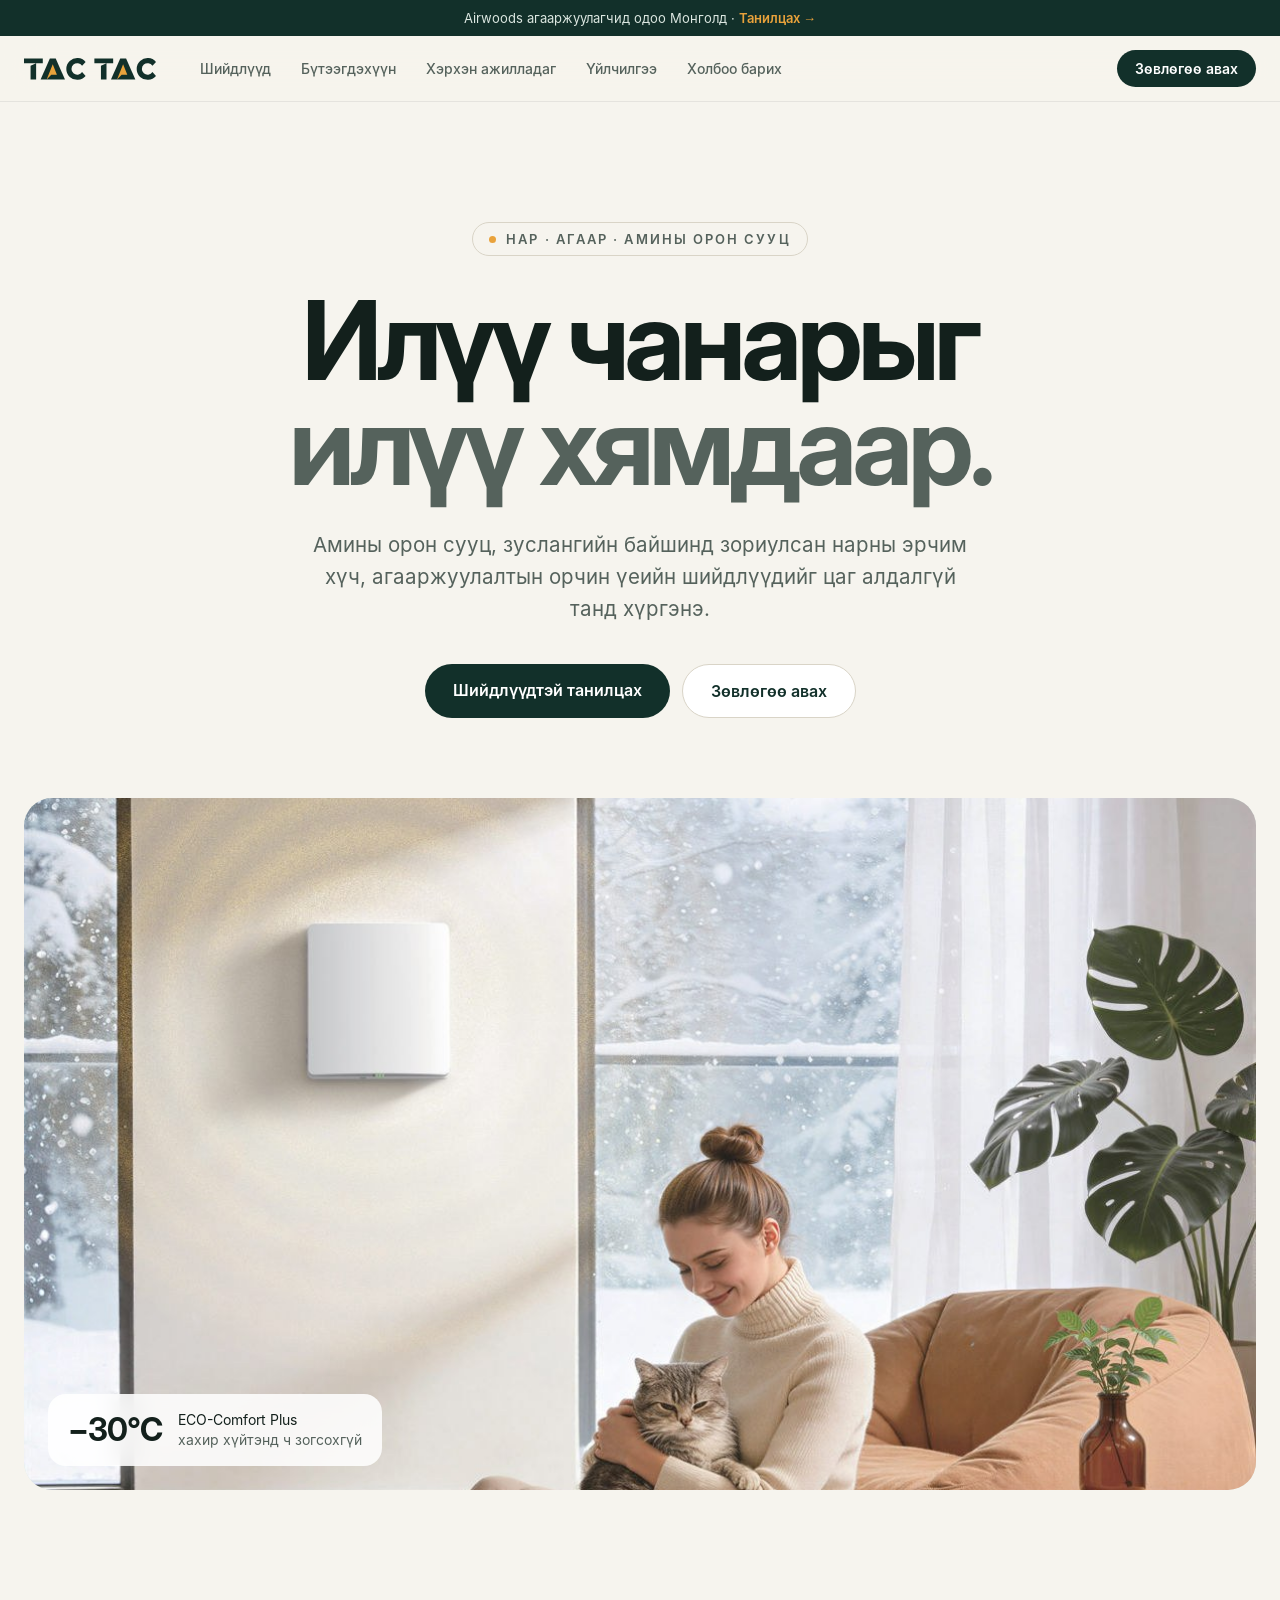
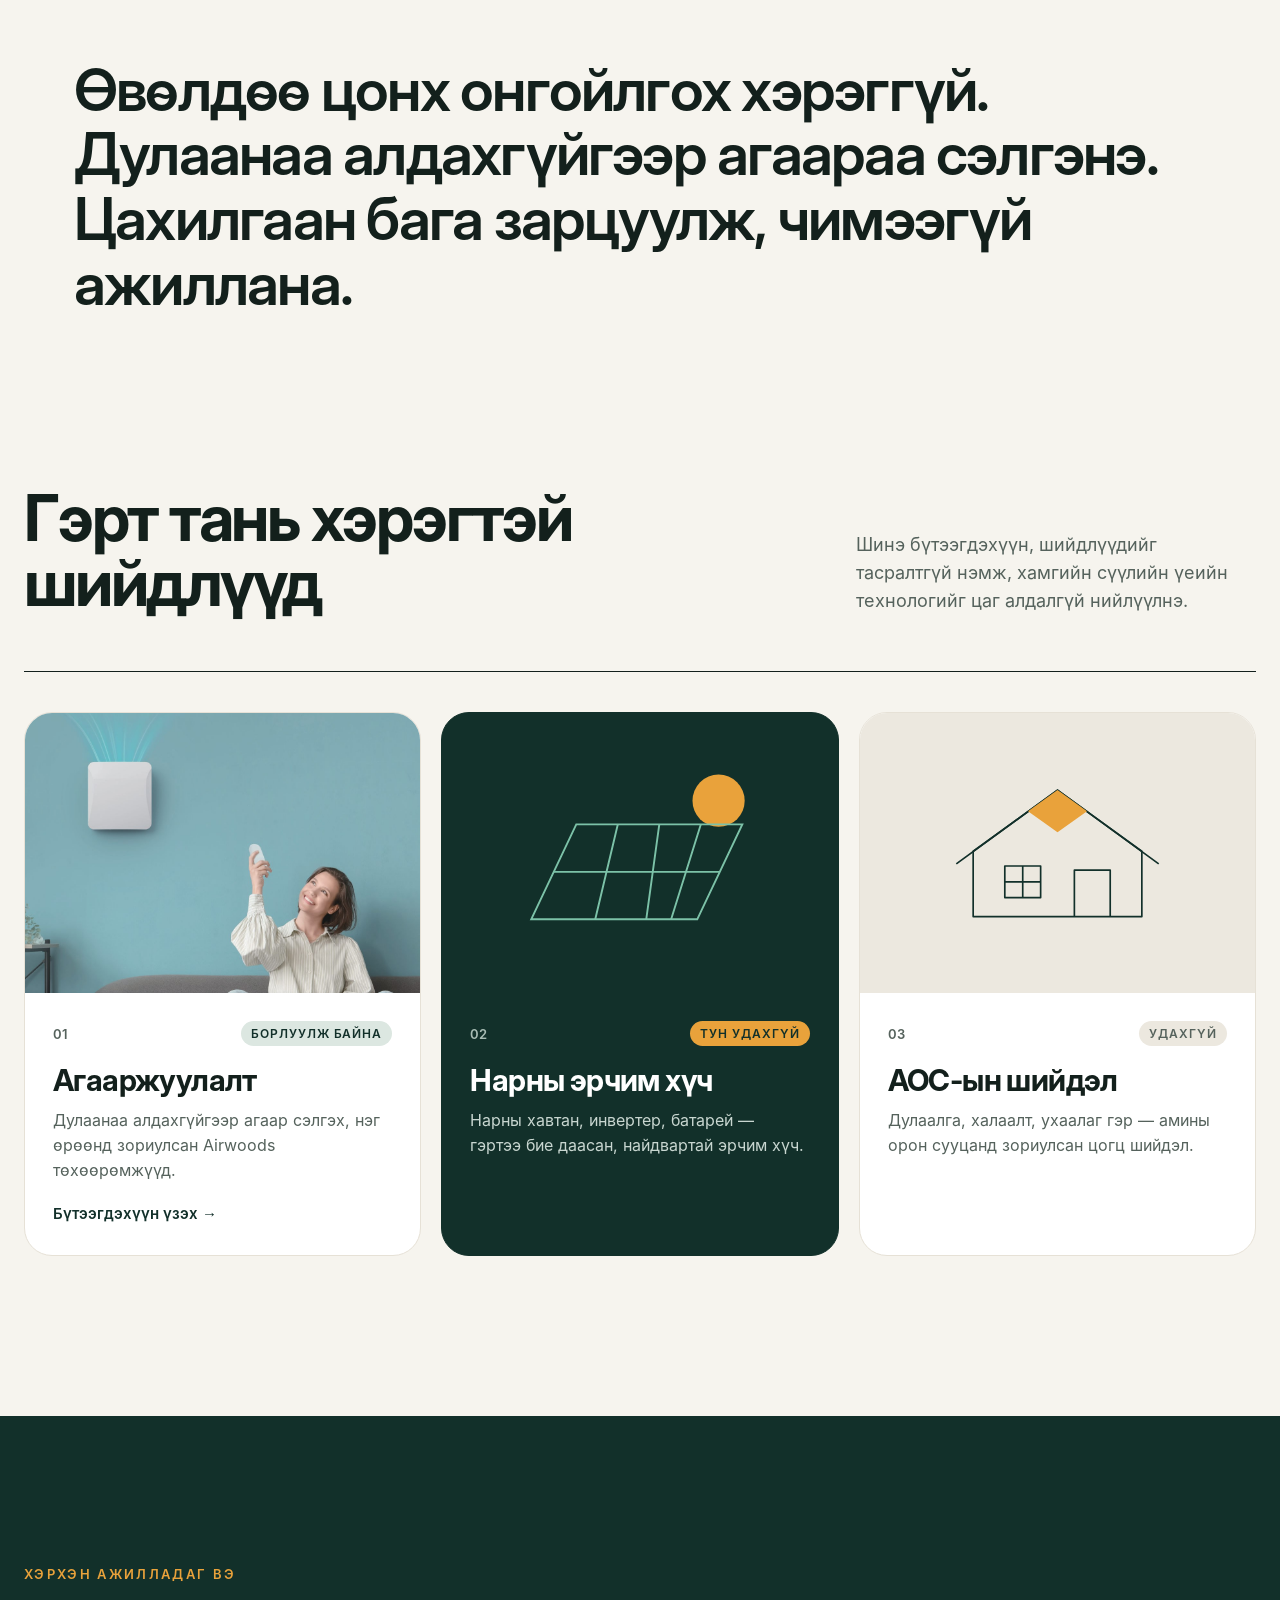
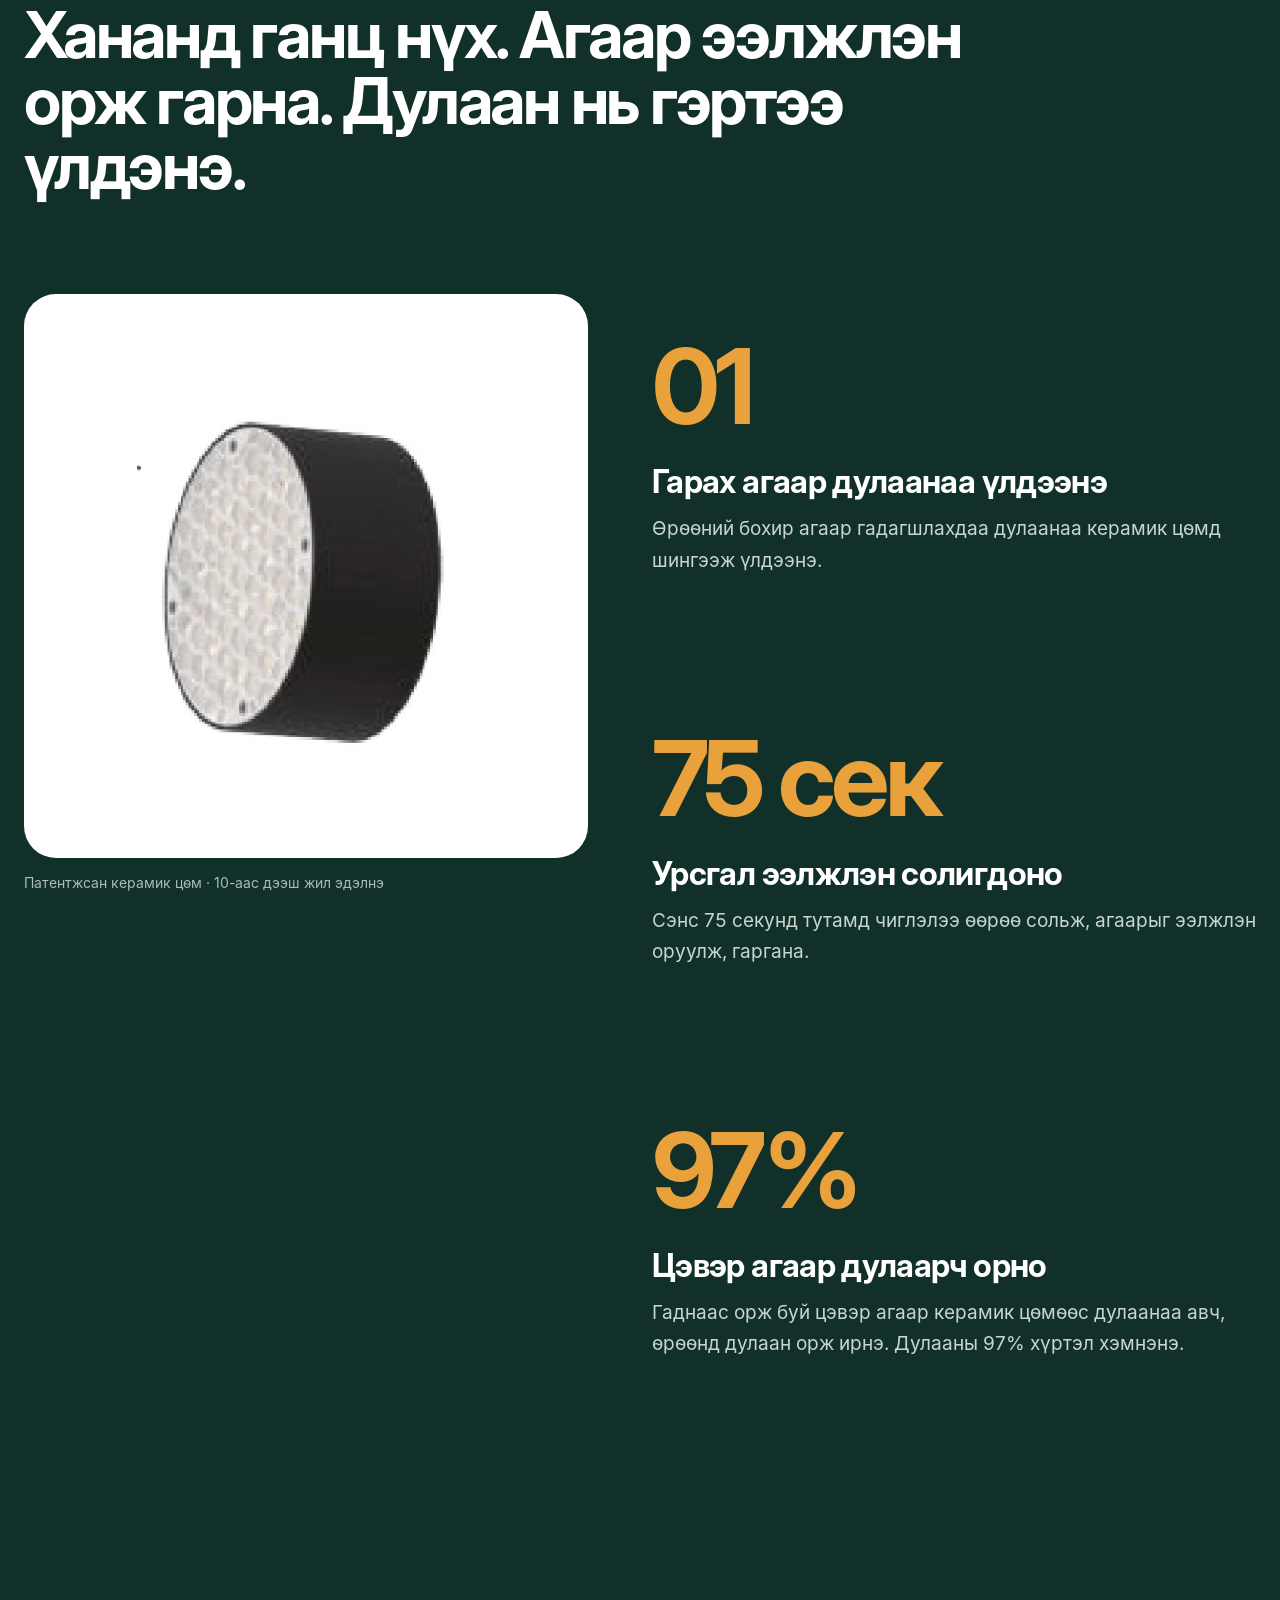
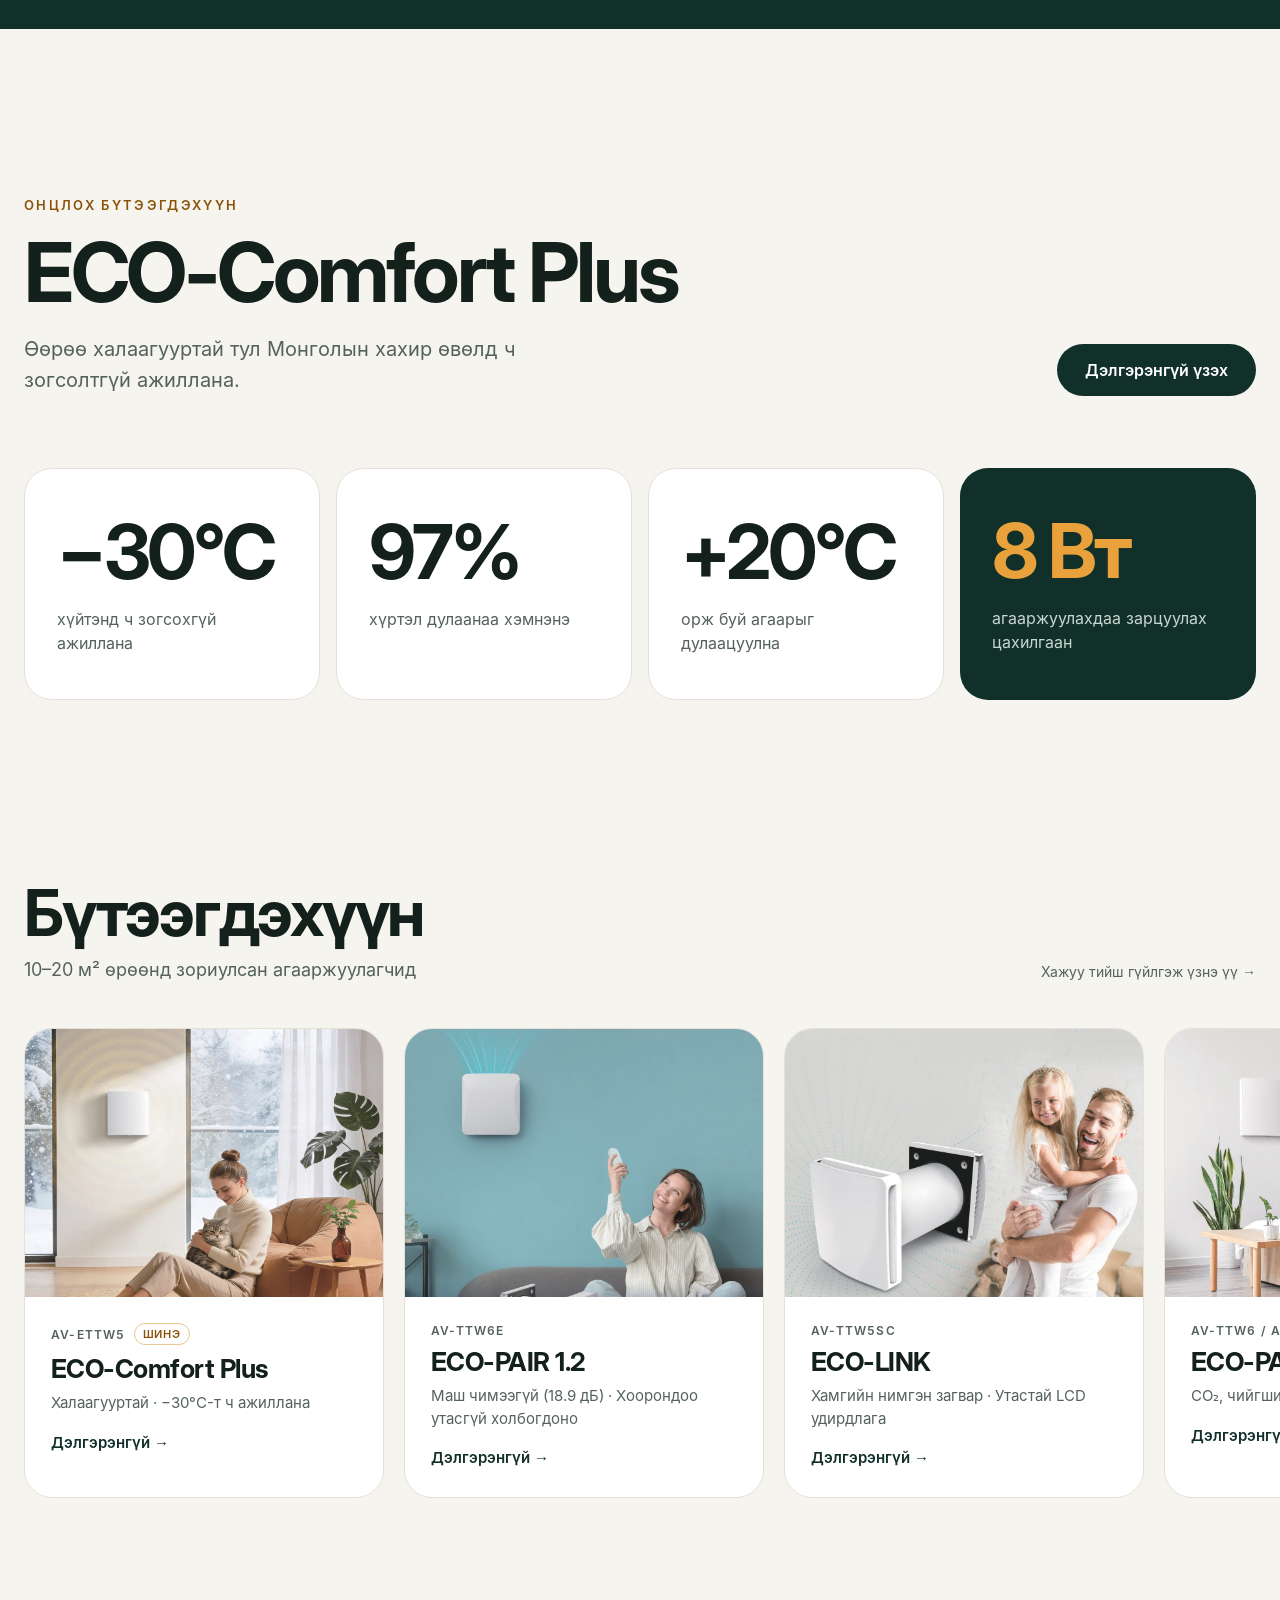
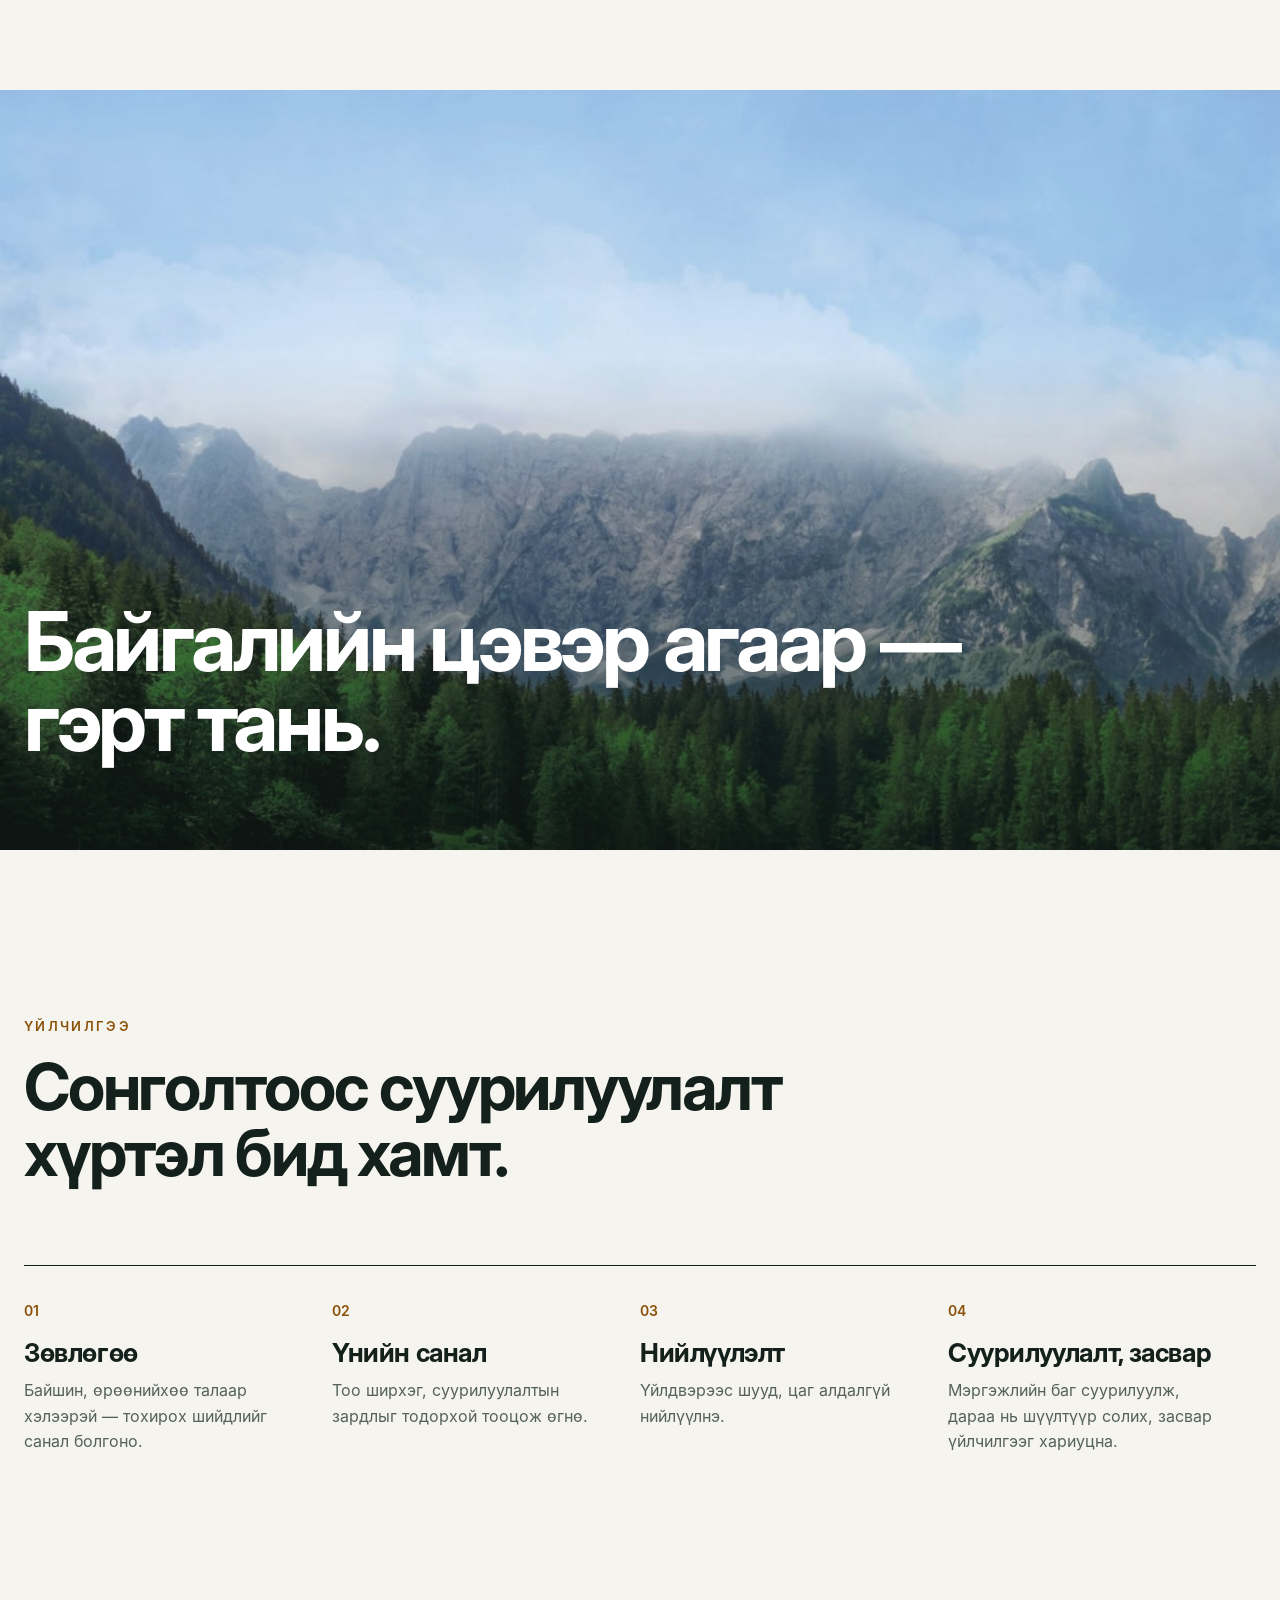
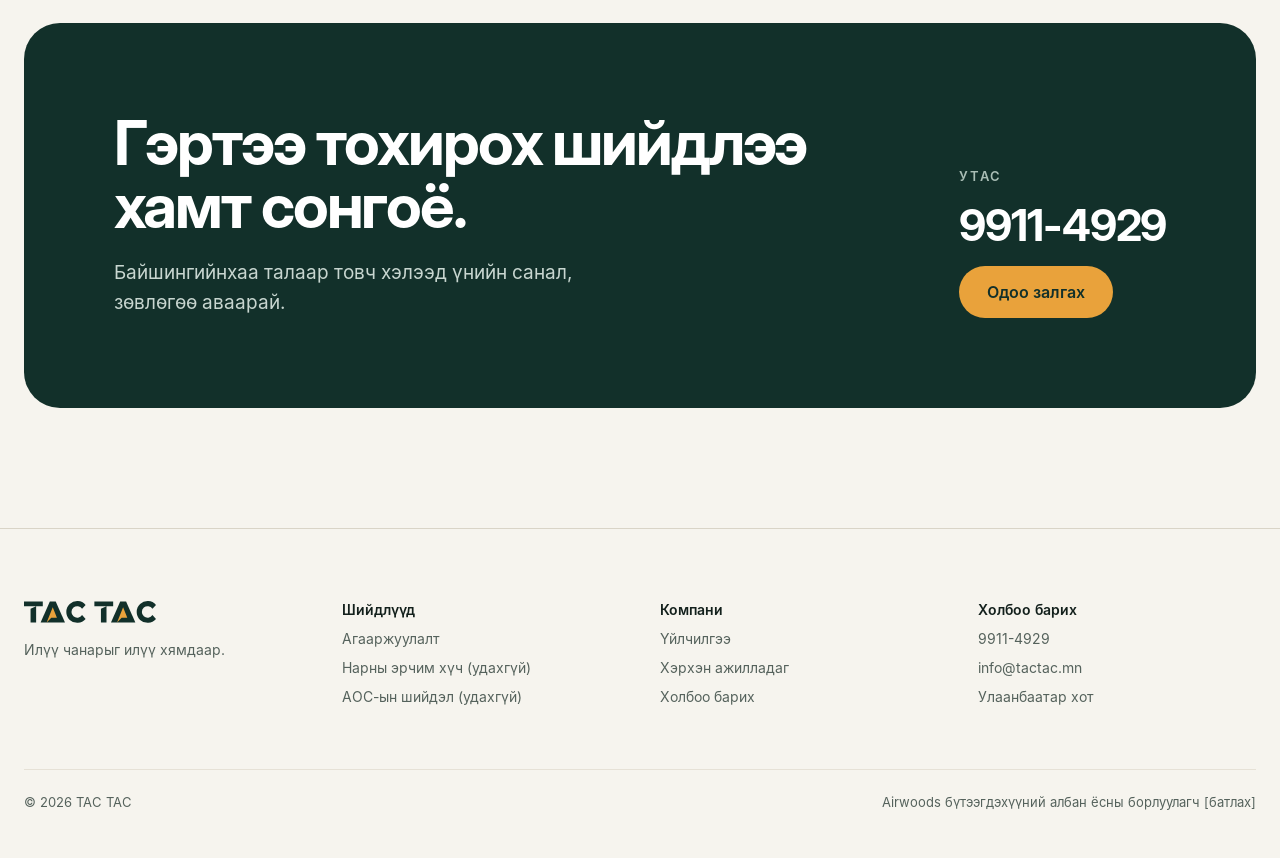
<file: index.html>
<!doctype html>
<html lang="mn">
<head>
<meta charset="utf-8">
<meta name="viewport" content="width=device-width, initial-scale=1">
<title>TAC TAC — Илүү чанарыг илүү хямдаар</title>
<meta name="description" content="Амины орон сууц, зуслангийн байшинд зориулсан нарны эрчим хүч, агааржуулалтын орчин үеийн шийдлүүд.">
<meta property="og:title" content="TAC TAC — Илүү чанарыг илүү хямдаар">
<meta property="og:description" content="Амины орон сууц, зуслангийн байшинд зориулсан нарны эрчим хүч, агааржуулалтын орчин үеийн шийдлүүд.">
<meta property="og:image" content="assets/img/hero-comfort.jpg">
<meta name="theme-color" content="#12302A">
<link rel="icon" href="favicon.ico" sizes="any">
<link rel="icon" href="favicon.svg" type="image/svg+xml">
<link rel="apple-touch-icon" href="apple-touch-icon-180.png">
<link rel="preload" href="assets/fonts/InterDisplay-Bold.woff2" as="font" type="font/woff2" crossorigin>
<link rel="stylesheet" href="assets/css/site.css">
</head>
<body>

<div class="motion" style="background: #F6F4EE; color: #13201C; font-family: Inter, 'Segoe UI', Arial, sans-serif; min-width: 0">

<div style="background: #12302A; color: #DCE7E1; font-size: 13px; text-align: center; padding: 10px 24px">Airwoods агааржуулагчид одоо Монголд · <a href="#products" style="color: #E9A23B; font-weight: 600; text-decoration: none">Танилцах →</a></div>

<header style="position: sticky; top: 0; z-index: 20; background: rgba(246,244,238,.78); backdrop-filter: saturate(1.5) blur(18px); -webkit-backdrop-filter: saturate(1.5) blur(18px); border-bottom: 1px solid rgba(19,32,28,.08)">
<div style="max-width: 1280px; margin: 0 auto; padding: 14px 24px; display: flex; align-items: center; gap: 44px">
<a href="#top" aria-label="TAC TAC нүүр" style="display: flex"><img src="assets/img/tac-primary.svg" alt="TAC TAC" style="height: 22px; width: auto; display: block"></a>
<nav class="navlinks" style="display: flex; gap: 30px; font-size: 14px; font-weight: 500; flex: 1">
<a class="navlink" href="#solutions">Шийдлүүд</a>
<a class="navlink" href="#products">Бүтээгдэхүүн</a>
<a class="navlink" href="#how">Хэрхэн ажилладаг</a>
<a class="navlink" href="#process">Үйлчилгээ</a>
<a class="navlink" href="#contact">Холбоо барих</a>
</nav>
<a href="#contact" style="margin-left: auto; background: #12302A; color: #FFFFFF; text-decoration: none; font-size: 14px; font-weight: 600; padding: 10px 18px; border-radius: 999px; white-space: nowrap">Зөвлөгөө авах</a>
</div>
</header>

<section id="top" style="padding: 120px 24px 0">
<div style="max-width: 1280px; margin: 0 auto; text-align: center">
<div class="rv" style="display: inline-flex; align-items: center; gap: 10px; font-size: 13px; font-weight: 600; letter-spacing: .16em; color: #55625C; border: 1px solid #D9D4C7; border-radius: 999px; padding: 8px 16px"><span style="width: 7px; height: 7px; border-radius: 50%; background: #E9A23B"></span>НАР · АГААР · АМИНЫ ОРОН СУУЦ</div>
<h1 class="rv" style="font-family: 'Inter Display', Inter, sans-serif; font-weight: 700; font-size: clamp(52px, 8.6vw, 124px); line-height: .95; letter-spacing: -.045em; margin: 32px auto 0; max-width: 1120px">Илүү чанарыг<br><span style="color: #55625C">илүү хямдаар.</span></h1>
<p class="rv2" style="font-size: clamp(18px, 1.6vw, 22px); line-height: 1.55; color: #55625C; max-width: 680px; margin: 32px auto 0">Амины орон сууц, зуслангийн байшинд зориулсан нарны эрчим хүч, агааржуулалтын орчин үеийн шийдлүүдийг цаг алдалгүй танд хүргэнэ.</p>
<div class="rv3" style="display: flex; gap: 12px; justify-content: center; flex-wrap: wrap; margin-top: 40px">
<a href="#solutions" style="background: #12302A; color: #FFFFFF; text-decoration: none; font-weight: 600; font-size: 16px; padding: 16px 28px; border-radius: 999px">Шийдлүүдтэй танилцах</a>
<a href="#contact" style="background: #FFFFFF; color: #12302A; text-decoration: none; font-weight: 600; font-size: 16px; padding: 16px 28px; border-radius: 999px; border: 1px solid #D9D4C7">Зөвлөгөө авах</a>
</div>
</div>
</section>

<section style="padding: 80px 24px 0">
<div class="reveal-frame" style="max-width: 1360px; margin: 0 auto; border-radius: 28px; overflow: hidden; height: clamp(380px, 54vw, 780px); background: #DCE7E1; position: relative">
<img class="zoom" src="assets/img/hero-comfort.jpg" alt="Цонхны дэргэд хананд суурилуулсан агааржуулагч, гадаа цас орж байна" style="width: 100%; height: 100%; object-fit: cover; object-position: 50% 35%; display: block">
<div style="position: absolute; left: 24px; bottom: 24px; background: rgba(255,255,255,.86); backdrop-filter: blur(12px); -webkit-backdrop-filter: blur(12px); border-radius: 18px; padding: 16px 20px; display: flex; gap: 16px; align-items: center; max-width: calc(100% - 48px); box-sizing: border-box">
<div style="font-family: 'Inter Display', Inter, sans-serif; font-weight: 700; font-size: 32px; letter-spacing: -.03em">−30°C</div>
<div style="font-size: 14px; line-height: 1.4; color: #13201C">ECO-Comfort Plus<br><span style="color: #55625C">хахир хүйтэнд ч зогсохгүй</span></div>
</div>
</div>
</section>

<section style="padding: 168px 24px; max-width: 1180px; margin: 0 auto">
<p style="font-family: 'Inter Display', Inter, sans-serif; font-weight: 600; font-size: clamp(32px, 4.6vw, 68px); line-height: 1.1; letter-spacing: -.03em; margin: 0">
<span class="dim" style="display: block">Өвөлдөө цонх онгойлгох хэрэггүй.</span>
<span class="dim" style="display: block">Дулаанаа алдахгүйгээр агаараа сэлгэнэ.</span>
<span class="dim" style="display: block">Цахилгаан бага зарцуулж, чимээгүй ажиллана.</span>
</p>
</section>

<section id="solutions" style="padding: 0 24px 160px">
<div style="max-width: 1280px; margin: 0 auto">
<div style="display: flex; flex-wrap: wrap; justify-content: space-between; align-items: flex-end; gap: 24px">
<h2 class="rv" style="font-family: 'Inter Display', Inter, sans-serif; font-weight: 700; font-size: clamp(36px, 5vw, 68px); line-height: 1.02; letter-spacing: -.035em; margin: 0; max-width: 720px">Гэрт тань хэрэгтэй шийдлүүд</h2>
<p class="rv2" style="font-size: 18px; line-height: 1.55; color: #55625C; margin: 0; max-width: 400px">Шинэ бүтээгдэхүүн, шийдлүүдийг тасралтгүй нэмж, хамгийн сүүлийн үеийн технологийг цаг алдалгүй нийлүүлнэ.</p>
</div>
<div class="line" style="height: 1px; background: #13201C; margin-top: 56px; transform-origin: left"></div>
<div style="display: grid; grid-template-columns: repeat(auto-fit, minmax(300px, 1fr)); gap: 20px; margin-top: 40px">
<a class="lift rv" href="#products" style="display: flex; flex-direction: column; background: #FFFFFF; border: 1px solid #E6E1D6; border-radius: 28px; overflow: hidden; text-decoration: none; color: #13201C">
<div style="height: 280px; overflow: hidden"><img class="cimg" src="assets/img/life-ecopair12.jpg" alt="Агааржуулагчийг алсын удирдлагаар удирдаж буй эмэгтэй" style="width: 100%; height: 100%; object-fit: cover; object-position: 50% 15%; display: block"></div>
<div style="padding: 28px 28px 32px; display: flex; flex-direction: column; gap: 10px; flex: 1">
<div style="display: flex; justify-content: space-between; align-items: center"><span style="font-size: 13px; font-weight: 600; color: #55625C">01</span><span style="font-size: 12px; font-weight: 600; letter-spacing: .08em; color: #12302A; background: #DCE7E1; padding: 5px 10px; border-radius: 999px">БОРЛУУЛЖ БАЙНА</span></div>
<span style="font-family: 'Inter Display', Inter, sans-serif; font-size: 30px; font-weight: 700; letter-spacing: -.02em; margin-top: 6px">Агааржуулалт</span>
<span style="font-size: 16px; line-height: 1.55; color: #55625C">Дулаанаа алдахгүйгээр агаар сэлгэх, нэг өрөөнд зориулсан Airwoods төхөөрөмжүүд.</span>
<span style="font-size: 15px; font-weight: 600; color: #12302A; margin-top: auto; padding-top: 12px">Бүтээгдэхүүн үзэх <span class="arrow">→</span></span>
</div>
</a>
<div class="lift rv2" style="display: flex; flex-direction: column; background: #12302A; border-radius: 28px; overflow: hidden; color: #FFFFFF; border: 1px solid #12302A">
<div style="height: 280px; display: flex; align-items: center; justify-content: center; position: relative">
<svg viewBox="0 0 240 160" width="72%" aria-hidden="true"><circle cx="186" cy="36" r="22" fill="#E9A23B"></circle><g fill="none" stroke="#7CC2A8" stroke-width="1.6"><path d="M28 136 L66 56 H206 L168 136 Z"></path><path d="M101 56 L82 136 M136 56 L125 136 M171 56 L146 136 M47 96 H187"></path></g></svg>
</div>
<div style="padding: 28px 28px 32px; display: flex; flex-direction: column; gap: 10px; flex: 1">
<div style="display: flex; justify-content: space-between; align-items: center"><span style="font-size: 13px; font-weight: 600; color: #A9BDB5">02</span><span style="font-size: 12px; font-weight: 600; letter-spacing: .08em; color: #12302A; background: #E9A23B; padding: 5px 10px; border-radius: 999px">ТУН УДАХГҮЙ</span></div>
<span style="font-family: 'Inter Display', Inter, sans-serif; font-size: 30px; font-weight: 700; letter-spacing: -.02em; margin-top: 6px">Нарны эрчим хүч</span>
<span style="font-size: 16px; line-height: 1.55; color: #C8D6D0">Нарны хавтан, инвертер, батарей — гэртээ бие даасан, найдвартай эрчим хүч.</span>
</div>
</div>
<div class="lift rv3" style="display: flex; flex-direction: column; background: #FFFFFF; border: 1px solid #E6E1D6; border-radius: 28px; overflow: hidden; color: #13201C">
<div style="height: 280px; display: flex; align-items: center; justify-content: center; background: #ECE8DF">
<svg viewBox="0 0 240 160" width="64%" aria-hidden="true"><g fill="none" stroke="#12302A" stroke-width="1.6" stroke-linejoin="round"><path d="M40 140 V78 L120 20 L200 78 V140 Z"></path><path d="M24 90 L120 20 L216 90"></path><rect x="70" y="92" width="34" height="30"></rect><path d="M87 92 V122 M70 107 H104"></path><path d="M136 140 V96 H170 V140"></path></g><path d="M120 20 L148 40 L120 60 L92 40 Z" fill="#E9A23B"></path></svg>
</div>
<div style="padding: 28px 28px 32px; display: flex; flex-direction: column; gap: 10px; flex: 1">
<div style="display: flex; justify-content: space-between; align-items: center"><span style="font-size: 13px; font-weight: 600; color: #55625C">03</span><span style="font-size: 12px; font-weight: 600; letter-spacing: .08em; color: #55625C; background: #ECE8DF; padding: 5px 10px; border-radius: 999px">УДАХГҮЙ</span></div>
<span style="font-family: 'Inter Display', Inter, sans-serif; font-size: 30px; font-weight: 700; letter-spacing: -.02em; margin-top: 6px">АОС-ын шийдэл</span>
<span style="font-size: 16px; line-height: 1.55; color: #55625C">Дулаалга, халаалт, ухаалаг гэр — амины орон сууцанд зориулсан цогц шийдэл.</span>
</div>
</div>
</div>
</div>
</section>

<section id="how" style="background: #12302A; color: #FFFFFF; padding: 150px 24px">
<div style="max-width: 1280px; margin: 0 auto">
<div class="rv" style="font-size: 13px; font-weight: 600; letter-spacing: .18em; color: #E9A23B">ХЭРХЭН АЖИЛЛАДАГ ВЭ</div>
<h2 class="rv" style="font-family: 'Inter Display', Inter, sans-serif; font-weight: 700; font-size: clamp(36px, 5vw, 72px); line-height: 1.02; letter-spacing: -.035em; margin: 20px 0 0; max-width: 960px">Хананд ганц нүх. Агаар ээлжлэн орж гарна. Дулаан нь гэртээ үлдэнэ.</h2>
<div style="display: flex; flex-wrap: wrap; gap: 64px; margin-top: 96px; align-items: flex-start">
<div class="stick" style="position: sticky; top: 120px; flex: 1 1 420px; min-width: 0">
<div style="background: #FFFFFF; border-radius: 32px; aspect-ratio: 1 / 1; display: flex; align-items: center; justify-content: center; overflow: hidden">
<img src="assets/img/c-regen.jpg" alt="Керамик дулаан хуримтлуулагч цөм" style="width: 60%; height: auto; display: block">
</div>
<p style="font-size: 14px; color: #A9BDB5; margin: 16px 0 0">Патентжсан керамик цөм · 10-аас дээш жил эдэлнэ</p>
</div>
<div style="flex: 1 1 460px; min-width: 0; display: flex; flex-direction: column; gap: 150px; padding: 40px 0 120px">
<div class="rv">
<div style="font-family: 'Inter Display', Inter, sans-serif; font-weight: 700; font-size: 104px; line-height: 1; color: #E9A23B; letter-spacing: -.045em">01</div>
<h3 style="font-family: 'Inter Display', Inter, sans-serif; font-size: 32px; margin: 24px 0 12px; letter-spacing: -.02em">Гарах агаар дулаанаа үлдээнэ</h3>
<p style="font-size: 19px; line-height: 1.65; color: #C8D6D0; margin: 0">Өрөөний бохир агаар гадагшлахдаа дулаанаа керамик цөмд шингээж үлдээнэ.</p>
</div>
<div class="rv">
<div style="font-family: 'Inter Display', Inter, sans-serif; font-weight: 700; font-size: 104px; line-height: 1; color: #E9A23B; letter-spacing: -.045em">75 сек</div>
<h3 style="font-family: 'Inter Display', Inter, sans-serif; font-size: 32px; margin: 24px 0 12px; letter-spacing: -.02em">Урсгал ээлжлэн солигдоно</h3>
<p style="font-size: 19px; line-height: 1.65; color: #C8D6D0; margin: 0">Сэнс 75 секунд тутамд чиглэлээ өөрөө сольж, агаарыг ээлжлэн оруулж, гаргана.</p>
</div>
<div class="rv">
<div style="font-family: 'Inter Display', Inter, sans-serif; font-weight: 700; font-size: 104px; line-height: 1; color: #E9A23B; letter-spacing: -.045em">97%</div>
<h3 style="font-family: 'Inter Display', Inter, sans-serif; font-size: 32px; margin: 24px 0 12px; letter-spacing: -.02em">Цэвэр агаар дулаарч орно</h3>
<p style="font-size: 19px; line-height: 1.65; color: #C8D6D0; margin: 0">Гаднаас орж буй цэвэр агаар керамик цөмөөс дулаанаа авч, өрөөнд дулаан орж ирнэ. Дулааны 97% хүртэл хэмнэнэ.</p>
</div>
</div>
</div>
</div>
</section>

<section style="padding: 168px 24px 120px">
<div style="max-width: 1280px; margin: 0 auto">
<div style="display: flex; flex-wrap: wrap; justify-content: space-between; align-items: flex-end; gap: 24px">
<div style="min-width: 0">
<div class="rv" style="font-size: 13px; font-weight: 600; letter-spacing: .18em; color: #8A5208">ОНЦЛОХ БҮТЭЭГДЭХҮҮН</div>
<h2 class="rv" style="font-family: 'Inter Display', Inter, sans-serif; font-weight: 700; font-size: clamp(44px, 6.4vw, 96px); line-height: .98; letter-spacing: -.04em; margin: 20px 0 0">ECO-Comfort Plus</h2>
<p class="rv2" style="font-size: 20px; line-height: 1.55; color: #55625C; margin: 20px 0 0; max-width: 600px">Өөрөө халаагууртай тул Монголын хахир өвөлд ч зогсолтгүй ажиллана.</p>
</div>
<a class="rv2" href="eco-comfort-plus.html" style="background: #12302A; color: #FFFFFF; text-decoration: none; font-weight: 600; font-size: 16px; padding: 16px 28px; border-radius: 999px; white-space: nowrap">Дэлгэрэнгүй үзэх</a>
</div>
<div style="display: grid; grid-template-columns: repeat(auto-fit, minmax(240px, 1fr)); gap: 16px; margin-top: 72px">
<div class="stat" style="background: #FFFFFF; border-radius: 28px; padding: 44px 32px; border: 1px solid #E6E1D6">
<div style="font-family: 'Inter Display', Inter, sans-serif; font-weight: 700; font-size: 76px; line-height: 1; letter-spacing: -.045em">−30°C</div>
<p style="font-size: 16px; color: #55625C; margin: 18px 0 0; line-height: 1.5">хүйтэнд ч зогсохгүй ажиллана</p>
</div>
<div class="stat" style="background: #FFFFFF; border-radius: 28px; padding: 44px 32px; border: 1px solid #E6E1D6">
<div style="font-family: 'Inter Display', Inter, sans-serif; font-weight: 700; font-size: 76px; line-height: 1; letter-spacing: -.045em">97%</div>
<p style="font-size: 16px; color: #55625C; margin: 18px 0 0; line-height: 1.5">хүртэл дулаанаа хэмнэнэ</p>
</div>
<div class="stat" style="background: #FFFFFF; border-radius: 28px; padding: 44px 32px; border: 1px solid #E6E1D6">
<div style="font-family: 'Inter Display', Inter, sans-serif; font-weight: 700; font-size: 76px; line-height: 1; letter-spacing: -.045em">+20°C</div>
<p style="font-size: 16px; color: #55625C; margin: 18px 0 0; line-height: 1.5">орж буй агаарыг дулаацуулна</p>
</div>
<div class="stat" style="background: #12302A; color: #FFFFFF; border-radius: 28px; padding: 44px 32px">
<div style="font-family: 'Inter Display', Inter, sans-serif; font-weight: 700; font-size: 76px; line-height: 1; letter-spacing: -.045em; color: #E9A23B">8 Вт</div>
<p style="font-size: 16px; color: #C8D6D0; margin: 18px 0 0; line-height: 1.5">агааржуулахдаа зарцуулах цахилгаан</p>
</div>
</div>
</div>
</section>

<section id="products" style="padding: 60px 0 168px">
<div style="max-width: 1280px; margin: 0 auto; padding: 0 24px; display: flex; flex-wrap: wrap; justify-content: space-between; align-items: flex-end; gap: 16px">
<div>
<h2 class="rv" style="font-family: 'Inter Display', Inter, sans-serif; font-weight: 700; font-size: clamp(36px, 5vw, 68px); line-height: 1.02; letter-spacing: -.035em; margin: 0">Бүтээгдэхүүн</h2>
<p class="rv" style="font-size: 18px; color: #55625C; margin: 14px 0 0">10–20 м² өрөөнд зориулсан агааржуулагчид</p>
</div>
<span style="font-size: 14px; color: #55625C">Хажуу тийш гүйлгэж үзнэ үү →</span>
</div>
<div class="rail" style="display: flex; gap: 20px; overflow-x: auto; padding: 48px max(24px, calc((100% - 1232px) / 2)) 24px; scroll-padding-left: max(24px, calc((100% - 1232px) / 2))">
<a class="lift" href="eco-comfort-plus.html" style="flex: 0 0 360px; display: flex; flex-direction: column; background: #FFFFFF; border-radius: 28px; overflow: hidden; text-decoration: none; color: #13201C; border: 1px solid #E6E1D6">
<div style="aspect-ratio: 4 / 3; overflow: hidden"><img class="cimg" src="assets/img/hero-comfort.jpg" alt="ECO-Comfort Plus" style="width: 100%; height: 100%; object-fit: cover; object-position: 30% 25%; display: block"></div>
<div style="padding: 26px 26px 30px; display: flex; flex-direction: column; gap: 8px">
<div style="display: flex; gap: 8px; align-items: center"><span style="font-size: 12px; font-weight: 600; letter-spacing: .1em; color: #55625C">AV-ETTW5</span><span style="font-size: 11px; font-weight: 600; letter-spacing: .08em; color: #8A5208; border: 1px solid #E9C98F; padding: 3px 8px; border-radius: 999px">ШИНЭ</span></div>
<span style="font-family: 'Inter Display', Inter, sans-serif; font-size: 26px; font-weight: 700; letter-spacing: -.02em">ECO-Comfort Plus</span>
<span style="font-size: 15px; color: #55625C; line-height: 1.5">Халаагууртай · −30°C-т ч ажиллана</span>
<span style="font-size: 15px; font-weight: 600; color: #12302A; margin-top: 10px">Дэлгэрэнгүй <span class="arrow">→</span></span>
</div>
</a>
<a class="lift" href="eco-pair-1-2.html" style="flex: 0 0 360px; display: flex; flex-direction: column; background: #FFFFFF; border-radius: 28px; overflow: hidden; text-decoration: none; color: #13201C; border: 1px solid #E6E1D6">
<div style="aspect-ratio: 4 / 3; overflow: hidden"><img class="cimg" src="assets/img/life-ecopair12.jpg" alt="ECO-PAIR 1.2" style="width: 100%; height: 100%; object-fit: cover; object-position: 50% 20%; display: block"></div>
<div style="padding: 26px 26px 30px; display: flex; flex-direction: column; gap: 8px">
<span style="font-size: 12px; font-weight: 600; letter-spacing: .1em; color: #55625C">AV-TTW6E</span>
<span style="font-family: 'Inter Display', Inter, sans-serif; font-size: 26px; font-weight: 700; letter-spacing: -.02em">ECO-PAIR 1.2</span>
<span style="font-size: 15px; color: #55625C; line-height: 1.5">Маш чимээгүй (18.9 дБ) · Хоорондоо утасгүй холбогдоно</span>
<span style="font-size: 15px; font-weight: 600; color: #12302A; margin-top: 10px">Дэлгэрэнгүй <span class="arrow">→</span></span>
</div>
</a>
<a class="lift" href="eco-link.html" style="flex: 0 0 360px; display: flex; flex-direction: column; background: #FFFFFF; border-radius: 28px; overflow: hidden; text-decoration: none; color: #13201C; border: 1px solid #E6E1D6">
<div style="aspect-ratio: 4 / 3; overflow: hidden"><img class="cimg" src="assets/img/life-ecolink.jpg" alt="ECO-LINK" style="width: 100%; height: 100%; object-fit: cover; object-position: 30% 40%; display: block"></div>
<div style="padding: 26px 26px 30px; display: flex; flex-direction: column; gap: 8px">
<span style="font-size: 12px; font-weight: 600; letter-spacing: .1em; color: #55625C">AV-TTW5SC</span>
<span style="font-family: 'Inter Display', Inter, sans-serif; font-size: 26px; font-weight: 700; letter-spacing: -.02em">ECO-LINK</span>
<span style="font-size: 15px; color: #55625C; line-height: 1.5">Хамгийн нимгэн загвар · Утастай LCD удирдлага</span>
<span style="font-size: 15px; font-weight: 600; color: #12302A; margin-top: 10px">Дэлгэрэнгүй <span class="arrow">→</span></span>
</div>
</a>
<a class="lift" href="eco-pair.html" style="flex: 0 0 360px; display: flex; flex-direction: column; background: #FFFFFF; border-radius: 28px; overflow: hidden; text-decoration: none; color: #13201C; border: 1px solid #E6E1D6">
<div style="aspect-ratio: 4 / 3; overflow: hidden"><img class="cimg" src="assets/img/life-ecopair.jpg" alt="ECO-PAIR" style="width: 100%; height: 100%; object-fit: cover; object-position: 20% 30%; display: block"></div>
<div style="padding: 26px 26px 30px; display: flex; flex-direction: column; gap: 8px">
<span style="font-size: 12px; font-weight: 600; letter-spacing: .1em; color: #55625C">AV-TTW6 / AV-TTW5-W</span>
<span style="font-family: 'Inter Display', Inter, sans-serif; font-size: 26px; font-weight: 700; letter-spacing: -.02em">ECO-PAIR</span>
<span style="font-size: 15px; color: #55625C; line-height: 1.5">CO₂, чийгшил хянана · WiFi удирдлагатай</span>
<span style="font-size: 15px; font-weight: 600; color: #12302A; margin-top: 10px">Дэлгэрэнгүй <span class="arrow">→</span></span>
</div>
</a>
<div style="flex: 0 0 360px; display: flex; flex-direction: column; justify-content: center; align-items: flex-start; gap: 14px; border: 1.5px dashed #C9C4B8; border-radius: 28px; padding: 40px; box-sizing: border-box">
<svg width="40" height="40" viewBox="0 0 24 24" fill="none" stroke="#12302A" stroke-width="1.6" stroke-linecap="round" aria-hidden="true"><path d="M12 5v14M5 12h14"></path></svg>
<span style="font-family: 'Inter Display', Inter, sans-serif; font-size: 26px; font-weight: 700; letter-spacing: -.02em">Шинэ шийдлүүд удахгүй</span>
<span style="font-size: 15px; color: #55625C; line-height: 1.55">Нарны хавтан, батарей, дулаалгын бүтээгдэхүүн нэмэгдэнэ.</span>
</div>
</div>
</section>

<section style="position: relative; height: 760px; overflow: hidden; background: #12302A">
<img class="zoom" src="assets/img/nature.jpg" alt="Уулс, ой, нуур" style="position: absolute; inset: 0; width: 100%; height: 100%; object-fit: cover; display: block">
<div style="position: absolute; inset: 0; background: linear-gradient(180deg, rgba(10,20,17,0) 35%, rgba(10,20,17,.75) 100%)"></div>
<div style="position: absolute; left: 0; right: 0; bottom: 0; padding: 0 24px 88px">
<div style="max-width: 1280px; margin: 0 auto">
<h2 class="rv" style="font-family: 'Inter Display', Inter, sans-serif; font-weight: 700; font-size: clamp(40px, 6.4vw, 96px); line-height: .98; letter-spacing: -.04em; color: #FFFFFF; margin: 0; max-width: 940px">Байгалийн цэвэр агаар — гэрт тань.</h2>
</div>
</div>
</section>

<section id="process" style="padding: 168px 24px">
<div style="max-width: 1280px; margin: 0 auto">
<div class="rv" style="font-size: 13px; font-weight: 600; letter-spacing: .18em; color: #8A5208">ҮЙЛЧИЛГЭЭ</div>
<h2 class="rv" style="font-family: 'Inter Display', Inter, sans-serif; font-weight: 700; font-size: clamp(36px, 5vw, 68px); line-height: 1.02; letter-spacing: -.035em; margin: 20px 0 0; max-width: 860px">Сонголтоос суурилуулалт хүртэл бид хамт.</h2>
<div style="display: grid; grid-template-columns: repeat(auto-fit, minmax(240px, 1fr)); margin-top: 80px; border-top: 1px solid #13201C">
<div class="rv" style="padding: 36px 32px 0 0">
<div style="font-size: 14px; font-weight: 600; color: #8A5208">01</div>
<h3 style="font-family: 'Inter Display', Inter, sans-serif; font-size: 26px; margin: 18px 0 10px; letter-spacing: -.015em">Зөвлөгөө</h3>
<p style="font-size: 16px; line-height: 1.6; color: #55625C; margin: 0">Байшин, өрөөнийхөө талаар хэлээрэй — тохирох шийдлийг санал болгоно.</p>
</div>
<div class="rv2" style="padding: 36px 32px 0 0">
<div style="font-size: 14px; font-weight: 600; color: #8A5208">02</div>
<h3 style="font-family: 'Inter Display', Inter, sans-serif; font-size: 26px; margin: 18px 0 10px; letter-spacing: -.015em">Үнийн санал</h3>
<p style="font-size: 16px; line-height: 1.6; color: #55625C; margin: 0">Тоо ширхэг, суурилуулалтын зардлыг тодорхой тооцож өгнө.</p>
</div>
<div class="rv3" style="padding: 36px 32px 0 0">
<div style="font-size: 14px; font-weight: 600; color: #8A5208">03</div>
<h3 style="font-family: 'Inter Display', Inter, sans-serif; font-size: 26px; margin: 18px 0 10px; letter-spacing: -.015em">Нийлүүлэлт</h3>
<p style="font-size: 16px; line-height: 1.6; color: #55625C; margin: 0">Үйлдвэрээс шууд, цаг алдалгүй нийлүүлнэ.</p>
</div>
<div class="rv3" style="padding: 36px 32px 0 0">
<div style="font-size: 14px; font-weight: 600; color: #8A5208">04</div>
<h3 style="font-family: 'Inter Display', Inter, sans-serif; font-size: 26px; margin: 18px 0 10px; letter-spacing: -.015em">Суурилуулалт, засвар</h3>
<p style="font-size: 16px; line-height: 1.6; color: #55625C; margin: 0">Мэргэжлийн баг суурилуулж, дараа нь шүүлтүүр солих, засвар үйлчилгээг хариуцна.</p>
</div>
</div>
</div>
</section>

<section id="contact" style="padding: 0 24px 120px">
<div class="reveal-frame" style="max-width: 1280px; margin: 0 auto; background: #12302A; color: #FFFFFF; border-radius: 36px; padding: clamp(48px, 7vw, 104px); display: flex; flex-wrap: wrap; gap: 48px; justify-content: space-between; align-items: flex-end">
<div style="flex: 1 1 520px; min-width: 0">
<h2 style="font-family: 'Inter Display', Inter, sans-serif; font-weight: 700; font-size: clamp(36px, 4.8vw, 68px); line-height: 1.02; letter-spacing: -.035em; margin: 0">Гэртээ тохирох шийдлээ хамт сонгоё.</h2>
<p style="font-size: 19px; line-height: 1.6; color: #C8D6D0; margin: 20px 0 0; max-width: 520px">Байшингийнхаа талаар товч хэлээд үнийн санал, зөвлөгөө аваарай.</p>
</div>
<div style="display: flex; flex-direction: column; gap: 14px; align-items: flex-start">
<span style="font-size: 13px; letter-spacing: .14em; color: #A9BDB5; font-weight: 600">УТАС</span>
<a href="tel:+97699114929" style="font-family: 'Inter Display', Inter, sans-serif; font-weight: 700; font-size: 44px; color: #FFFFFF; text-decoration: none; letter-spacing: -.025em">9911-4929</a>
<a href="tel:+97699114929" style="background: #E9A23B; color: #12302A; text-decoration: none; font-weight: 600; font-size: 16px; padding: 16px 28px; border-radius: 999px">Одоо залгах</a>
</div>
</div>
</section>

<footer style="border-top: 1px solid #D9D4C7; padding: 72px 24px 48px">
<div style="max-width: 1280px; margin: 0 auto">
<div style="display: grid; grid-template-columns: repeat(auto-fit, minmax(200px, 1fr)); gap: 40px">
<div style="display: flex; flex-direction: column; gap: 16px">
<img src="assets/img/tac-primary.svg" alt="TAC TAC" style="height: 22px; width: auto; display: block; align-self: flex-start">
<span style="font-size: 14px; color: #55625C; line-height: 1.6">Илүү чанарыг илүү хямдаар.</span>
</div>
<div style="display: flex; flex-direction: column; gap: 12px; font-size: 14px">
<span style="font-weight: 600">Шийдлүүд</span>
<a class="navlink" href="#products">Агааржуулалт</a>
<span style="color: #55625C">Нарны эрчим хүч (удахгүй)</span>
<span style="color: #55625C">АОС-ын шийдэл (удахгүй)</span>
</div>
<div style="display: flex; flex-direction: column; gap: 12px; font-size: 14px">
<span style="font-weight: 600">Компани</span>
<a class="navlink" href="#process">Үйлчилгээ</a>
<a class="navlink" href="#how">Хэрхэн ажилладаг</a>
<a class="navlink" href="#contact">Холбоо барих</a>
</div>
<div style="display: flex; flex-direction: column; gap: 12px; font-size: 14px">
<span style="font-weight: 600">Холбоо барих</span>
<a class="navlink" href="tel:+97699114929">9911-4929</a>
<span style="color: #55625C">info@tactac.mn</span>
<span style="color: #55625C">Улаанбаатар хот</span>
</div>
</div>
<div style="display: flex; flex-wrap: wrap; justify-content: space-between; gap: 16px; margin-top: 64px; padding-top: 24px; border-top: 1px solid #E6E1D6; font-size: 13px; color: #55625C">
<span>© 2026 TAC TAC</span>
<span>Airwoods бүтээгдэхүүний албан ёсны борлуулагч [батлах]</span>
</div>
</div>
</footer>

</div>

<script src="assets/js/motion.js"></script>
</body>
</html>
</file>
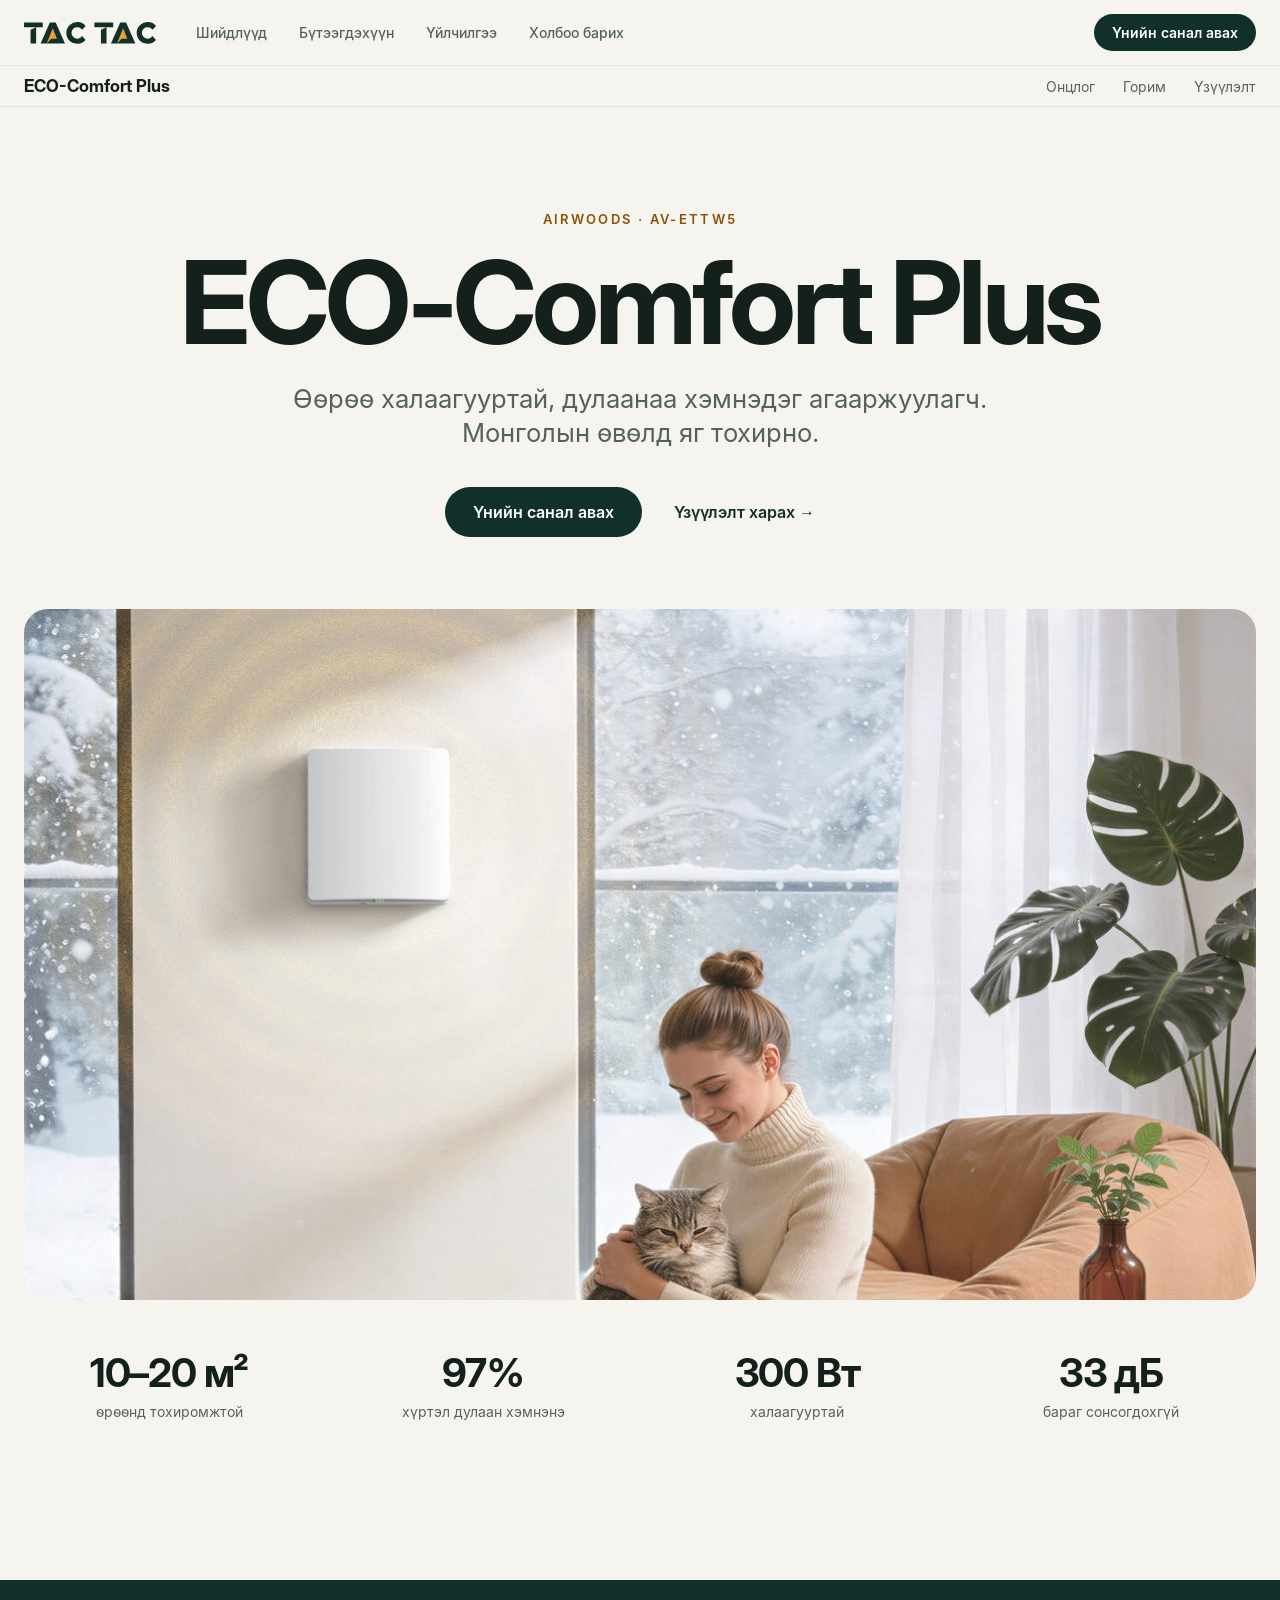
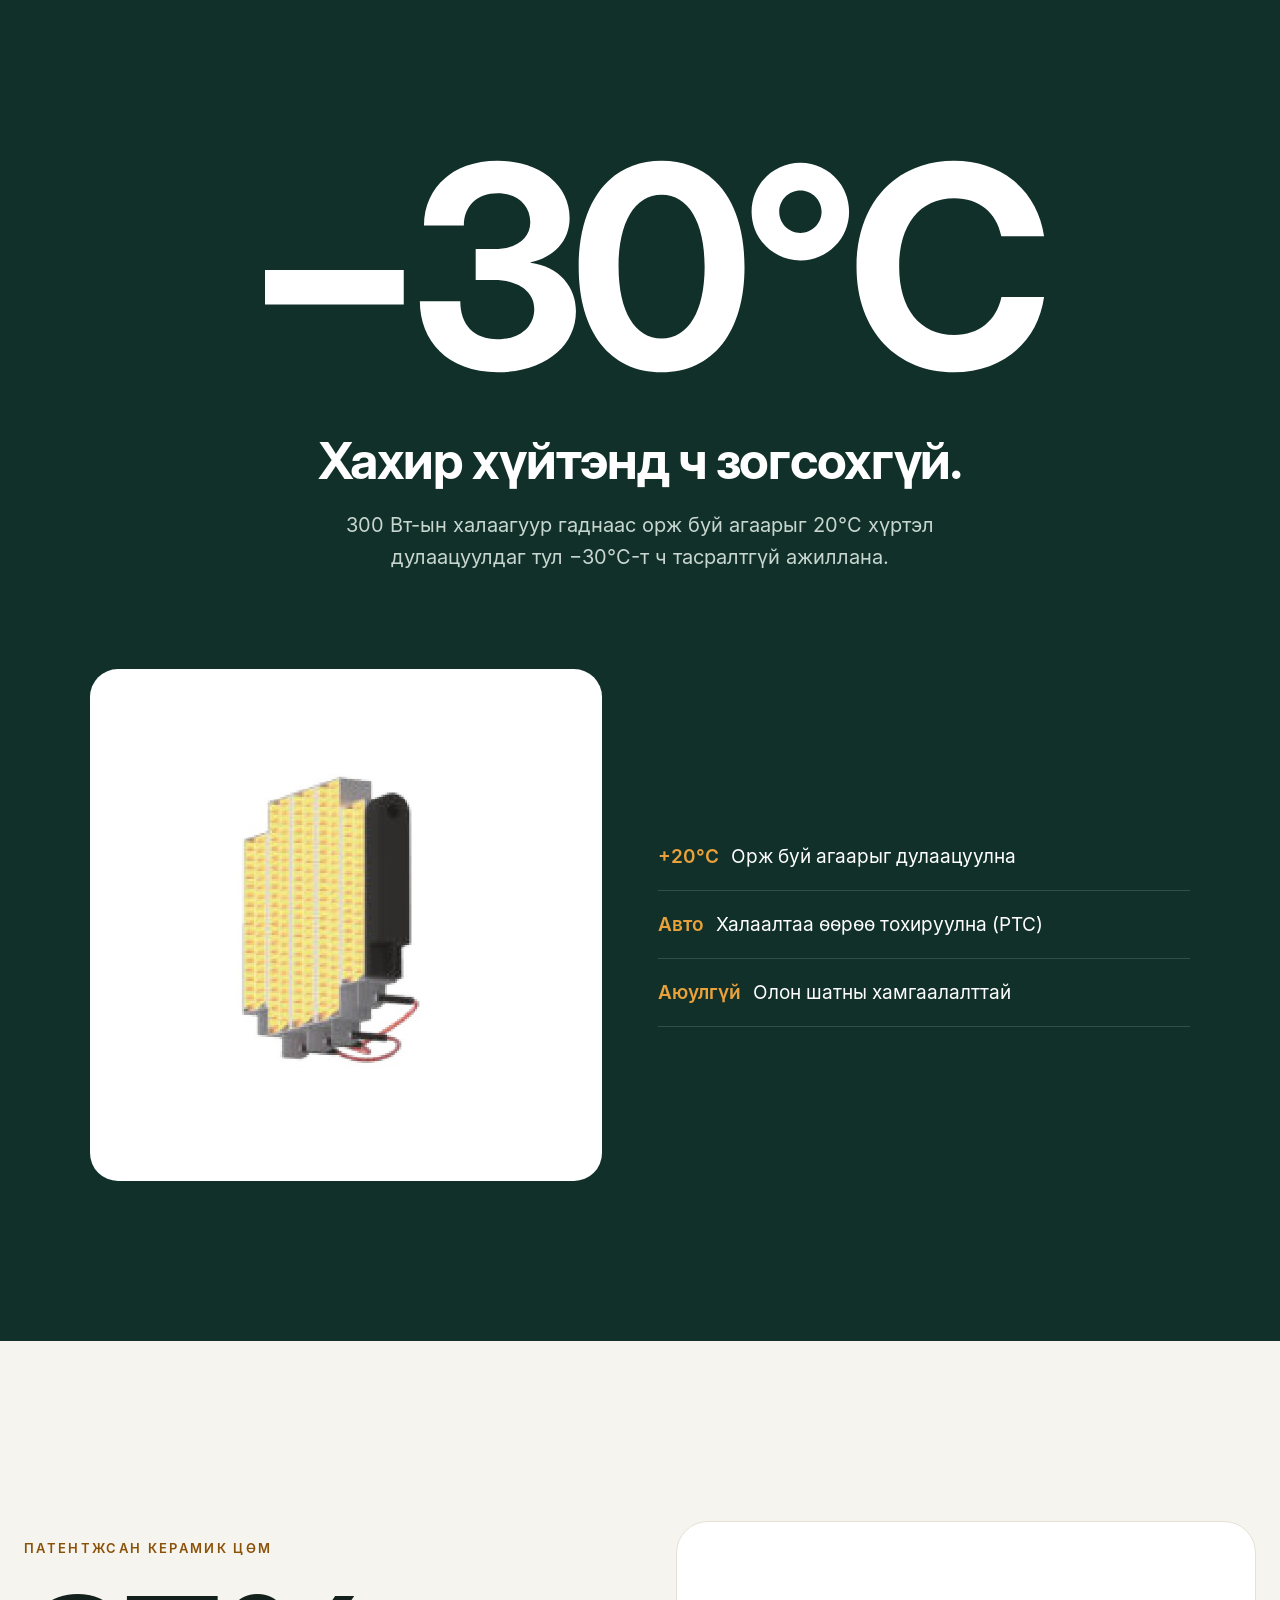
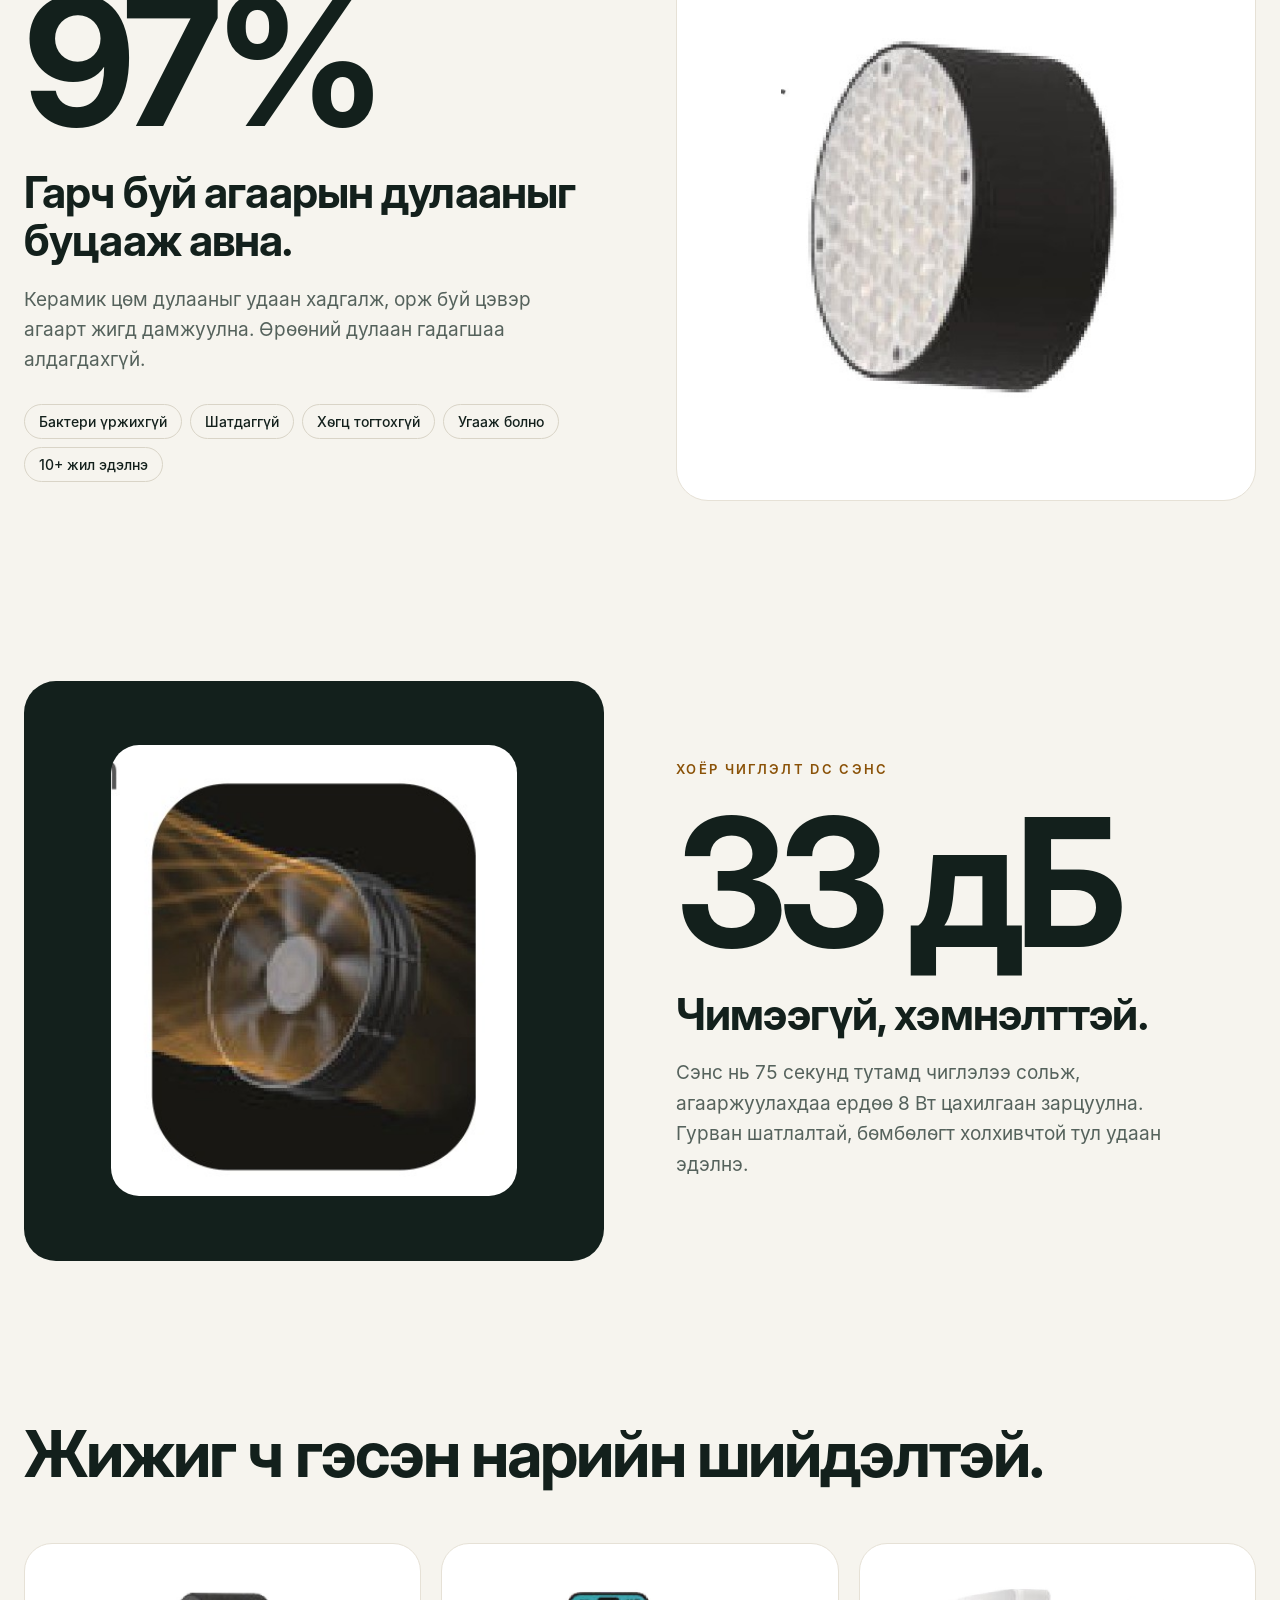
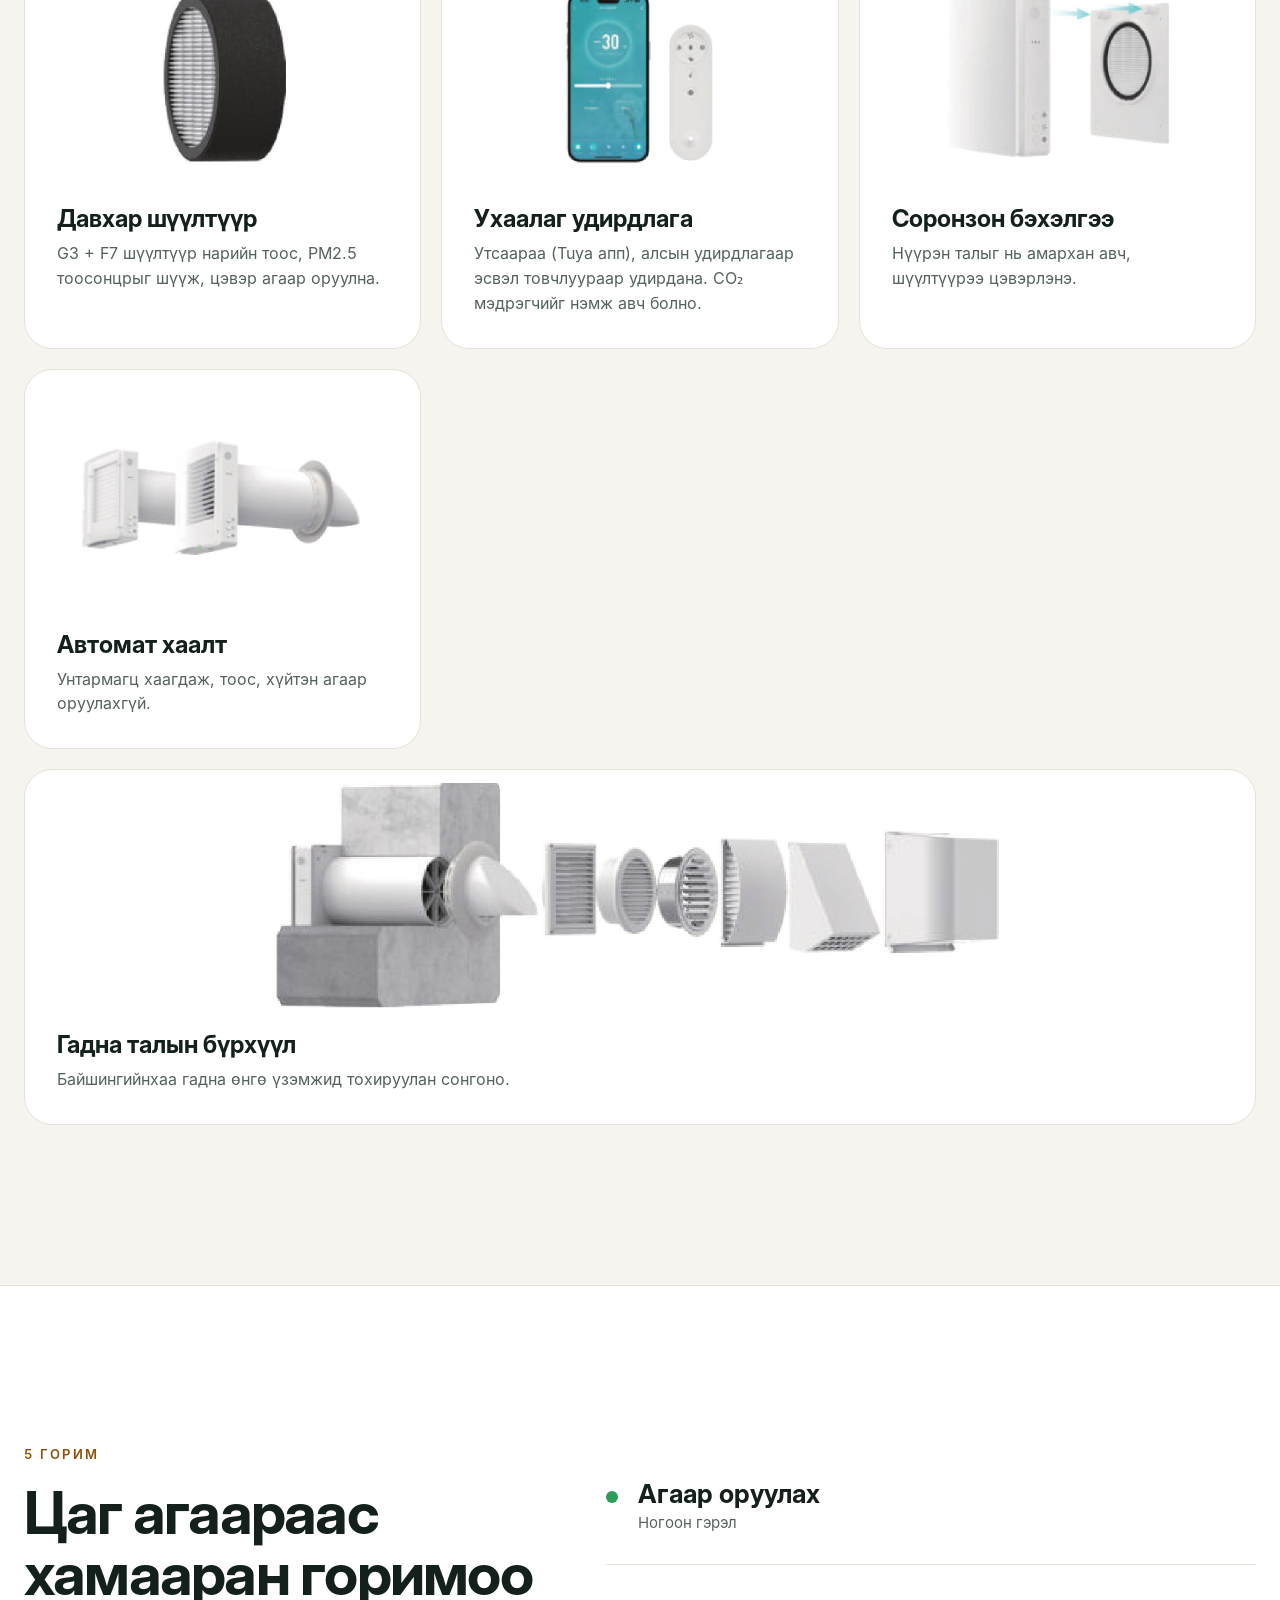
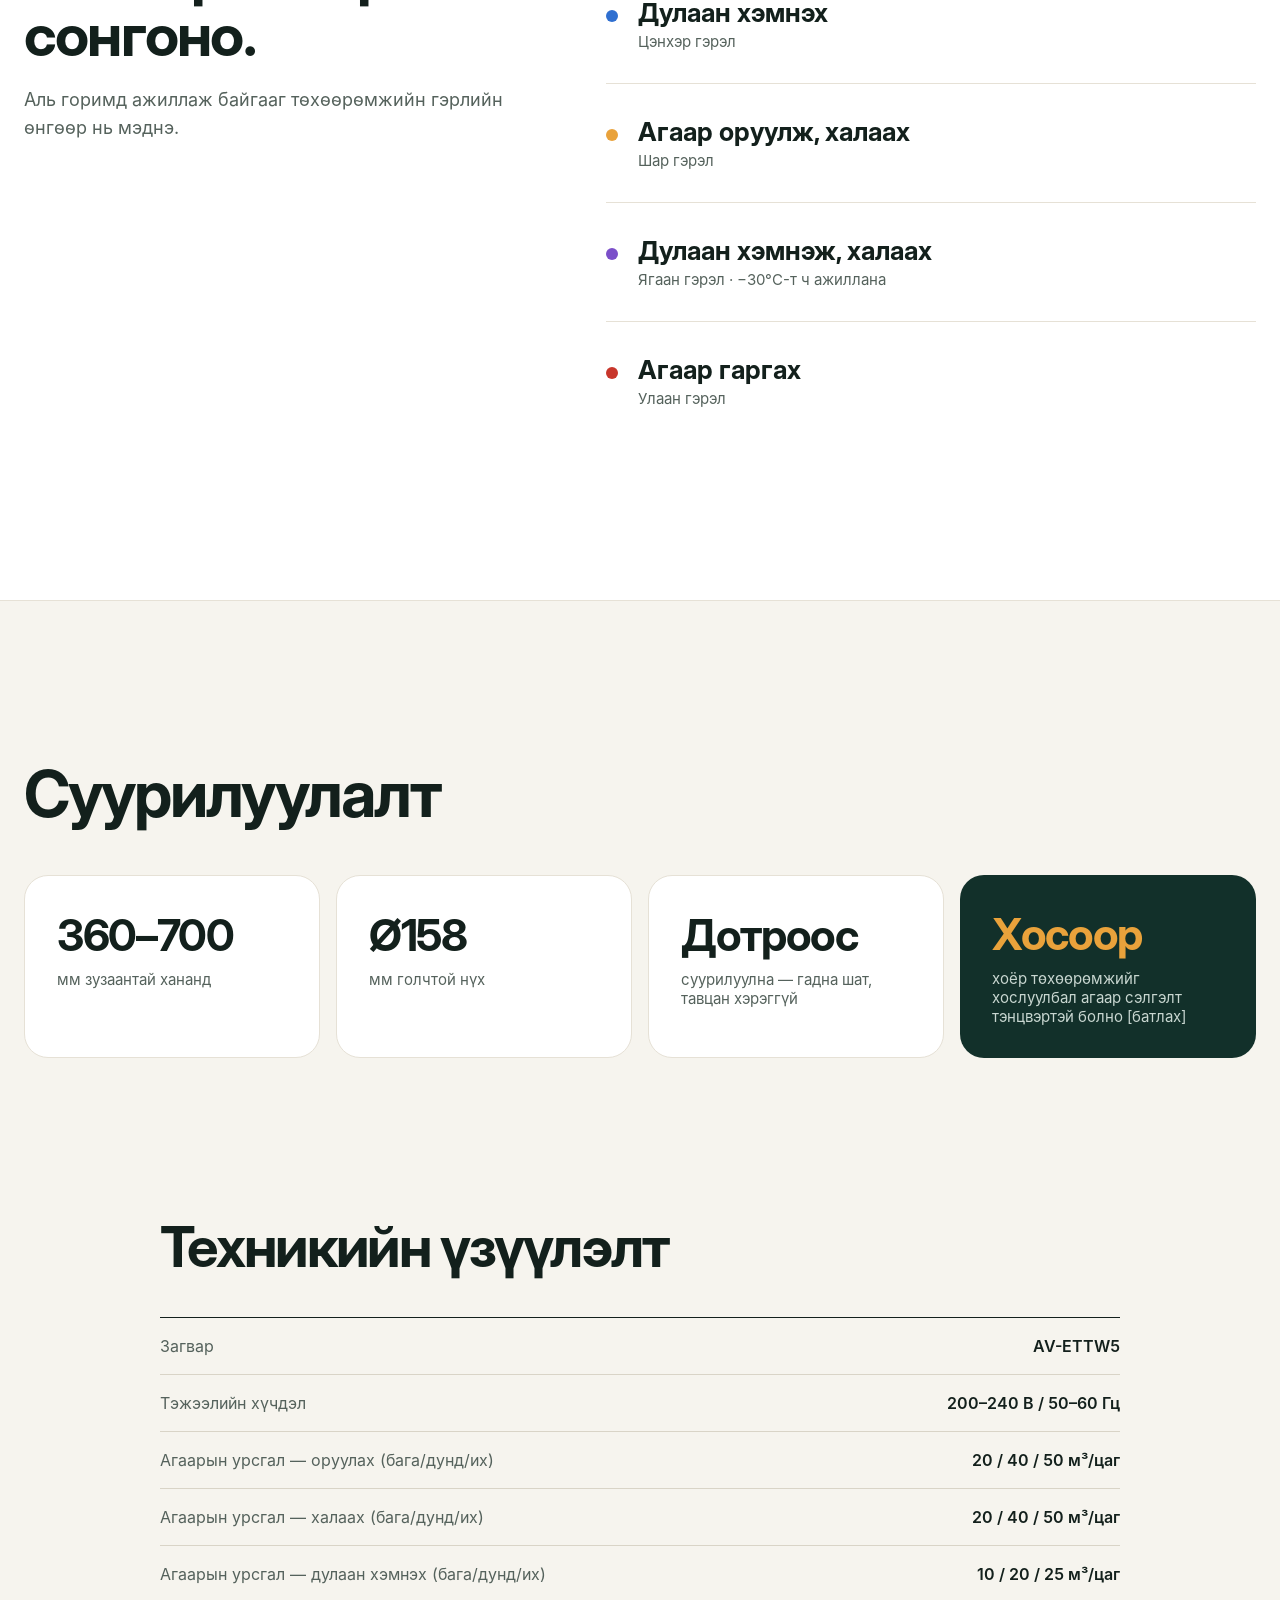
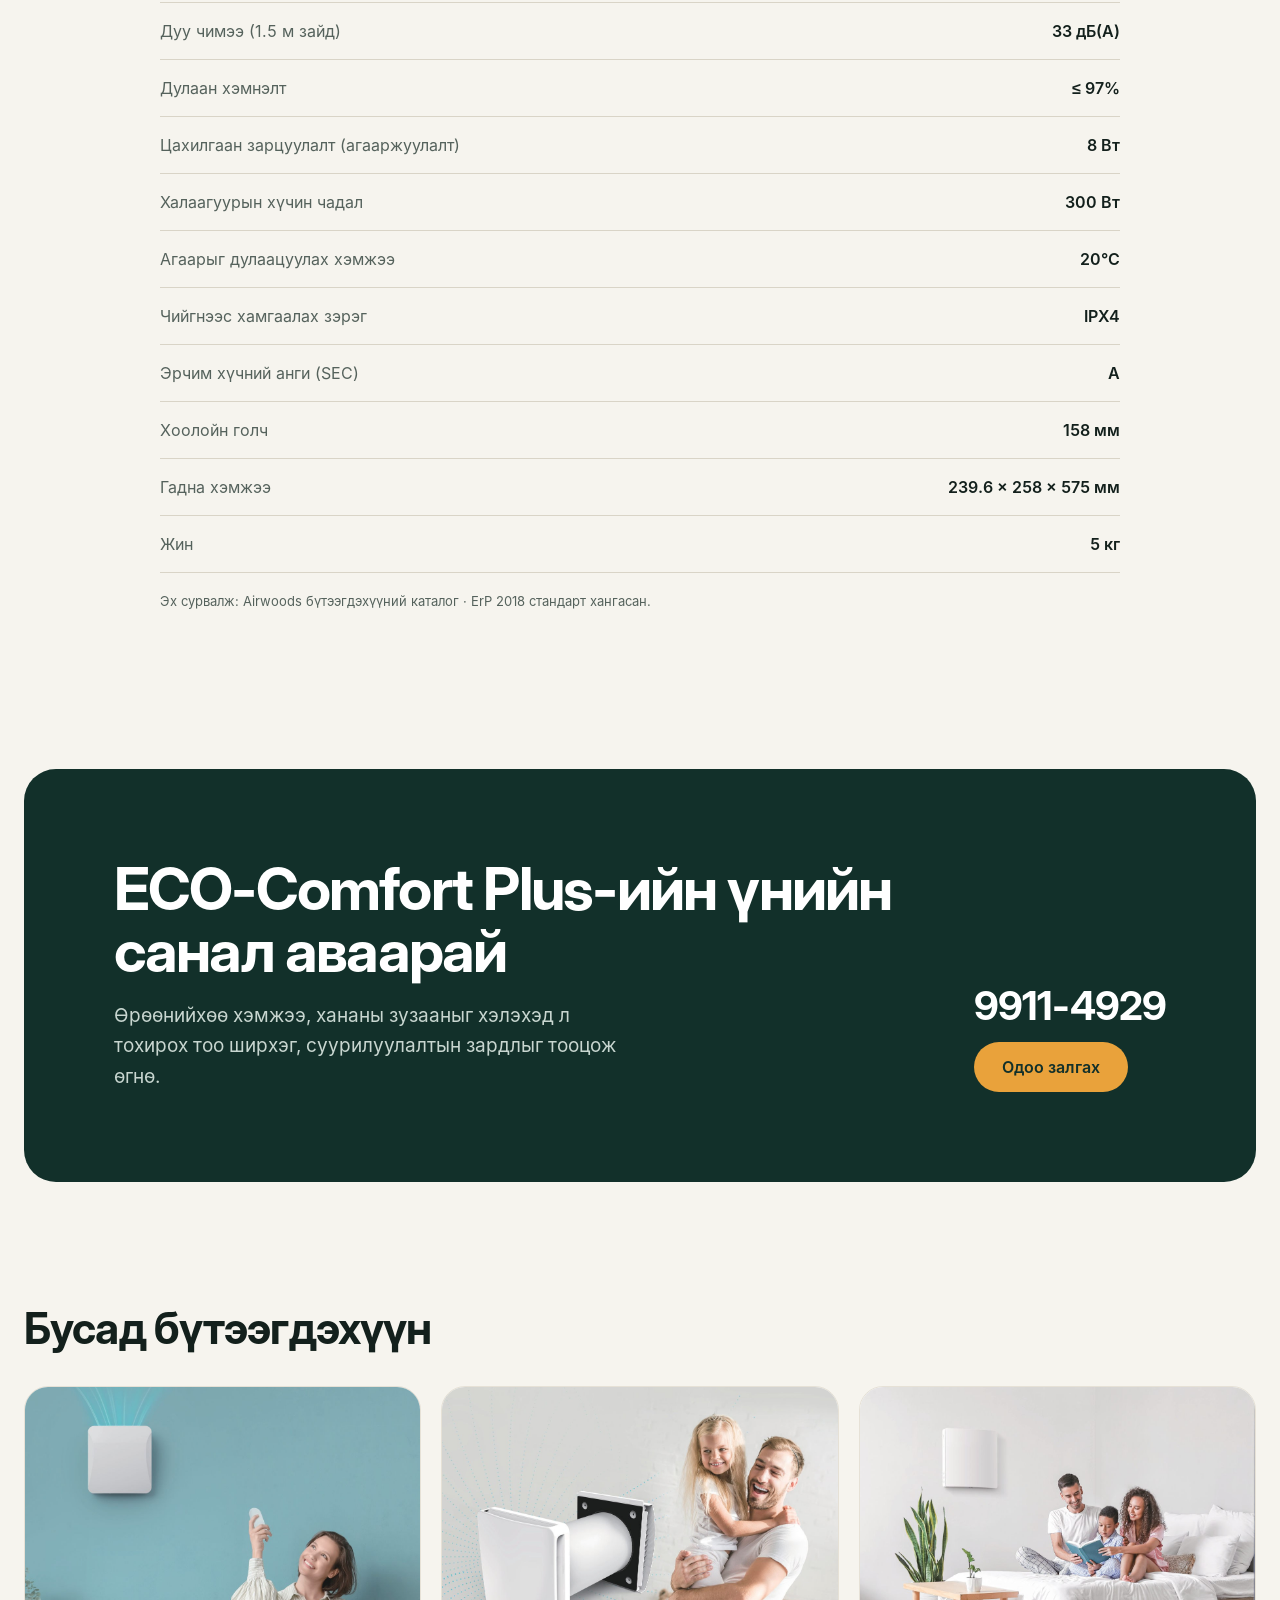
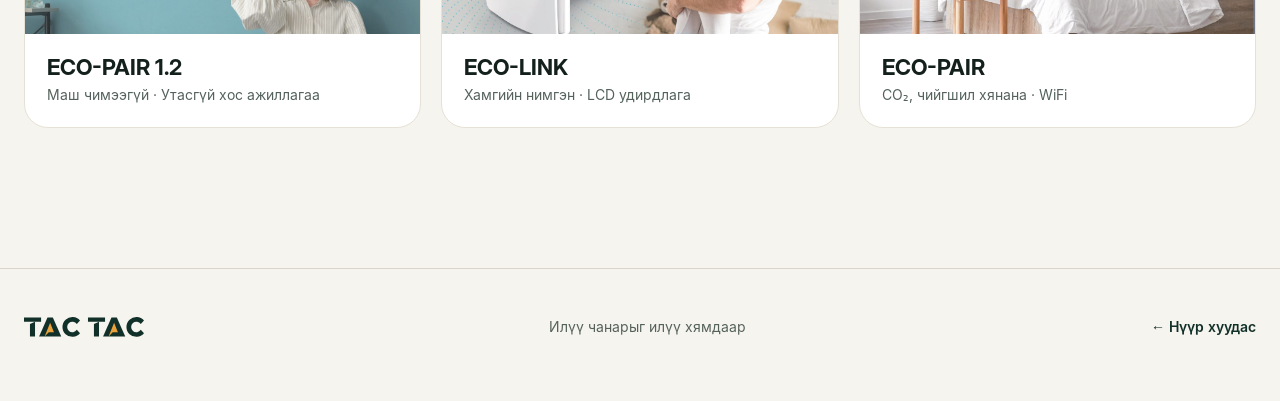
<file: eco-comfort-plus.html>
<!doctype html>
<html lang="mn">
<head>
<meta charset="utf-8">
<meta name="viewport" content="width=device-width, initial-scale=1">
<title>ECO-Comfort Plus — TAC TAC</title>
<meta name="description" content="Өөрөө халаагууртай, дулаанаа хэмнэдэг агааржуулагч. −30°C-т ч ажиллана.">
<meta property="og:title" content="ECO-Comfort Plus — TAC TAC">
<meta property="og:description" content="Өөрөө халаагууртай, дулаанаа хэмнэдэг агааржуулагч. −30°C-т ч ажиллана.">
<meta property="og:image" content="assets/img/hero-comfort.jpg">
<meta name="theme-color" content="#12302A">
<link rel="icon" href="favicon.ico" sizes="any">
<link rel="icon" href="favicon.svg" type="image/svg+xml">
<link rel="apple-touch-icon" href="apple-touch-icon-180.png">
<link rel="preload" href="assets/fonts/InterDisplay-Bold.woff2" as="font" type="font/woff2" crossorigin>
<link rel="stylesheet" href="assets/css/site.css">
</head>
<body>

<div class="motion" style="background: #F6F4EE; color: #13201C; font-family: Inter, 'Segoe UI', Arial, sans-serif; min-width: 0">

<header style="position: sticky; top: 0; z-index: 20; background: rgba(246,244,238,.82); backdrop-filter: saturate(1.4) blur(16px); -webkit-backdrop-filter: saturate(1.4) blur(16px); border-bottom: 1px solid rgba(19,32,28,.08)">
<div style="max-width: 1280px; margin: 0 auto; padding: 14px 24px; display: flex; align-items: center; gap: 40px">
<a href="index.html" aria-label="TAC TAC нүүр" style="display: flex"><img src="assets/img/tac-primary.svg" alt="TAC TAC" style="height: 22px; width: auto; display: block"></a>
<nav class="navlinks" style="display: flex; gap: 32px; font-size: 14px; font-weight: 500; flex: 1">
<a class="navlink" href="index.html#solutions">Шийдлүүд</a>
<a class="navlink" href="index.html#products">Бүтээгдэхүүн</a>
<a class="navlink" href="index.html#process">Үйлчилгээ</a>
<a class="navlink" href="#contact">Холбоо барих</a>
</nav>
<a href="#contact" style="margin-left: auto; background: #12302A; color: #FFFFFF; text-decoration: none; font-size: 14px; font-weight: 600; padding: 10px 18px; border-radius: 999px; white-space: nowrap">Үнийн санал авах</a>
</div>
<div style="border-top: 1px solid rgba(19,32,28,.06)">
<div style="max-width: 1280px; margin: 0 auto; padding: 10px 24px; display: flex; flex-wrap: wrap; align-items: center; gap: 8px 28px; font-size: 14px">
<span style="font-family: 'Inter Display', Inter, sans-serif; font-weight: 700; font-size: 17px; margin-right: auto">ECO-Comfort Plus</span>
<a class="navlink" href="#features">Онцлог</a>
<a class="navlink" href="#modes">Горим</a>
<a class="navlink" href="#specs">Үзүүлэлт</a>
</div>
</div>
</header>

<section style="padding: 104px 24px 0; text-align: center">
<div class="rv" style="font-size: 13px; font-weight: 600; letter-spacing: .18em; color: #8A5208">AIRWOODS · AV-ETTW5</div>
<h1 class="rv" style="font-family: 'Inter Display', Inter, sans-serif; font-weight: 700; font-size: clamp(52px, 9vw, 128px); line-height: .96; letter-spacing: -.04em; margin: 20px 0 0">ECO-Comfort Plus</h1>
<p class="rv2" style="font-size: clamp(20px, 2vw, 28px); line-height: 1.35; color: #55625C; max-width: 760px; margin: 24px auto 0">Өөрөө халаагууртай, дулаанаа хэмнэдэг агааржуулагч.<br>Монголын өвөлд яг тохирно.</p>
<div class="rv3" style="display: flex; gap: 12px; justify-content: center; flex-wrap: wrap; margin-top: 36px">
<a href="#contact" style="background: #12302A; color: #FFFFFF; text-decoration: none; font-weight: 600; font-size: 16px; padding: 15px 28px; border-radius: 999px">Үнийн санал авах</a>
<a href="#specs" style="color: #12302A; text-decoration: none; font-weight: 600; font-size: 16px; padding: 15px 20px">Үзүүлэлт харах →</a>
</div>
</section>

<section style="padding: 72px 24px 0">
<div class="reveal-frame" style="max-width: 1360px; margin: 0 auto; border-radius: 24px; overflow: hidden; height: clamp(380px, 54vw, 780px); background: #DCE7E1">
<img class="zoom" src="assets/img/hero-comfort.jpg" alt="Хананд суурилуулсан ECO-Comfort Plus, гадаа цас орж байна" style="width: 100%; height: 100%; object-fit: cover; object-position: 50% 30%; display: block">
</div>
<div style="max-width: 1280px; margin: 48px auto 0; display: grid; grid-template-columns: repeat(auto-fit, minmax(180px, 1fr)); gap: 24px; text-align: center">
<div class="rv"><div style="font-family: 'Inter Display', Inter, sans-serif; font-weight: 700; font-size: 40px; letter-spacing: -.03em">10–20 м²</div><div style="font-size: 14px; color: #55625C; margin-top: 6px">өрөөнд тохиромжтой</div></div>
<div class="rv"><div style="font-family: 'Inter Display', Inter, sans-serif; font-weight: 700; font-size: 40px; letter-spacing: -.03em">97%</div><div style="font-size: 14px; color: #55625C; margin-top: 6px">хүртэл дулаан хэмнэнэ</div></div>
<div class="rv2"><div style="font-family: 'Inter Display', Inter, sans-serif; font-weight: 700; font-size: 40px; letter-spacing: -.03em">300 Вт</div><div style="font-size: 14px; color: #55625C; margin-top: 6px">халаагууртай</div></div>
<div class="rv2"><div style="font-family: 'Inter Display', Inter, sans-serif; font-weight: 700; font-size: 40px; letter-spacing: -.03em">33 дБ</div><div style="font-size: 14px; color: #55625C; margin-top: 6px">бараг сонсогдохгүй</div></div>
</div>
</section>

<section style="margin-top: 160px; background: #12302A; color: #FFFFFF; padding: 160px 24px; overflow: hidden">
<div style="max-width: 1280px; margin: 0 auto; text-align: center">
<div class="giant" style="font-family: 'Inter Display', Inter, sans-serif; font-weight: 700; font-size: clamp(120px, 22vw, 320px); line-height: .9; letter-spacing: -.05em; color: #FFFFFF">−30°C</div>
<h2 class="rv" style="font-family: 'Inter Display', Inter, sans-serif; font-weight: 700; font-size: clamp(32px, 4vw, 56px); line-height: 1.08; letter-spacing: -.025em; margin: 40px auto 0; max-width: 820px">Хахир хүйтэнд ч зогсохгүй.</h2>
<p class="rv2" style="font-size: 20px; line-height: 1.6; color: #C8D6D0; max-width: 680px; margin: 20px auto 0">300 Вт-ын халаагуур гаднаас орж буй агаарыг 20°C хүртэл дулаацуулдаг тул −30°C-т ч тасралтгүй ажиллана.</p>
</div>
<div style="max-width: 1100px; margin: 96px auto 0; display: flex; flex-wrap: wrap; gap: 56px; align-items: center">
<div style="flex: 1 1 360px; min-width: 0; background: #FFFFFF; border-radius: 28px; aspect-ratio: 1 / 1; display: flex; align-items: center; justify-content: center; overflow: hidden">
<img class="float" src="assets/img/c-ptc.jpg" alt="PTC халаагуур" style="height: 70%; width: auto; display: block">
</div>
<ul class="rv" style="flex: 1 1 380px; min-width: 0; list-style: none; margin: 0; padding: 0; display: grid; gap: 0">
<li style="padding: 22px 0; border-bottom: 1px solid rgba(255,255,255,.14); font-size: 19px"><span style="color: #E9A23B; font-weight: 600; margin-right: 12px">+20°C</span>Орж буй агаарыг дулаацуулна</li>
<li style="padding: 22px 0; border-bottom: 1px solid rgba(255,255,255,.14); font-size: 19px"><span style="color: #E9A23B; font-weight: 600; margin-right: 12px">Авто</span>Халаалтаа өөрөө тохируулна (PTC)</li>
<li style="padding: 22px 0; border-bottom: 1px solid rgba(255,255,255,.14); font-size: 19px"><span style="color: #E9A23B; font-weight: 600; margin-right: 12px">Аюулгүй</span>Олон шатны хамгаалалттай</li>
</ul>
</div>
</section>

<section id="features" style="padding: 180px 24px 120px">
<div style="max-width: 1280px; margin: 0 auto; display: flex; flex-wrap: wrap; gap: 72px; align-items: center">
<div style="flex: 1 1 440px; min-width: 0">
<div class="rv" style="font-size: 13px; font-weight: 600; letter-spacing: .18em; color: #8A5208">ПАТЕНТЖСАН КЕРАМИК ЦӨМ</div>
<div class="giant" style="font-family: 'Inter Display', Inter, sans-serif; font-weight: 700; font-size: clamp(96px, 14vw, 200px); line-height: .9; letter-spacing: -.05em; margin-top: 24px">97%</div>
<h2 class="rv" style="font-family: 'Inter Display', Inter, sans-serif; font-weight: 700; font-size: clamp(28px, 3.4vw, 44px); line-height: 1.1; letter-spacing: -.02em; margin: 28px 0 0">Гарч буй агаарын дулааныг буцааж авна.</h2>
<p class="rv2" style="font-size: 19px; line-height: 1.6; color: #55625C; margin: 20px 0 0; max-width: 520px">Керамик цөм дулааныг удаан хадгалж, орж буй цэвэр агаарт жигд дамжуулна. Өрөөний дулаан гадагшаа алдагдахгүй.</p>
<div class="rv3" style="display: flex; flex-wrap: wrap; gap: 8px; margin-top: 28px">
<span style="border: 1px solid #D9D4C7; border-radius: 999px; padding: 8px 14px; font-size: 14px; font-weight: 500">Бактери үржихгүй</span>
<span style="border: 1px solid #D9D4C7; border-radius: 999px; padding: 8px 14px; font-size: 14px; font-weight: 500">Шатдаггүй</span>
<span style="border: 1px solid #D9D4C7; border-radius: 999px; padding: 8px 14px; font-size: 14px; font-weight: 500">Хөгц тогтохгүй</span>
<span style="border: 1px solid #D9D4C7; border-radius: 999px; padding: 8px 14px; font-size: 14px; font-weight: 500">Угааж болно</span>
<span style="border: 1px solid #D9D4C7; border-radius: 999px; padding: 8px 14px; font-size: 14px; font-weight: 500">10+ жил эдэлнэ</span>
</div>
</div>
<div style="flex: 1 1 440px; min-width: 0; background: #FFFFFF; border-radius: 32px; aspect-ratio: 1 / 1; display: flex; align-items: center; justify-content: center; overflow: hidden; border: 1px solid #E6E1D6">
<img class="spin" src="assets/img/c-regen.jpg" alt="Керамик цөм" style="width: 64%; height: auto; display: block">
</div>
</div>
</section>

<section style="padding: 60px 24px 160px">
<div style="max-width: 1280px; margin: 0 auto; display: flex; flex-wrap: wrap-reverse; gap: 72px; align-items: center">
<div style="flex: 1 1 440px; min-width: 0; background: #13201C; border-radius: 32px; aspect-ratio: 1 / 1; display: flex; align-items: center; justify-content: center; overflow: hidden">
<img class="spin" src="assets/img/c-fan.jpg" alt="DC сэнс" style="width: 70%; height: auto; display: block; border-radius: 28px">
</div>
<div style="flex: 1 1 440px; min-width: 0">
<div class="rv" style="font-size: 13px; font-weight: 600; letter-spacing: .18em; color: #8A5208">ХОЁР ЧИГЛЭЛТ DC СЭНС</div>
<div class="giant" style="font-family: 'Inter Display', Inter, sans-serif; font-weight: 700; font-size: clamp(96px, 14vw, 200px); line-height: .9; letter-spacing: -.05em; margin-top: 24px">33 дБ</div>
<h2 class="rv" style="font-family: 'Inter Display', Inter, sans-serif; font-weight: 700; font-size: clamp(28px, 3.4vw, 44px); line-height: 1.1; letter-spacing: -.02em; margin: 28px 0 0">Чимээгүй, хэмнэлттэй.</h2>
<p class="rv2" style="font-size: 19px; line-height: 1.6; color: #55625C; margin: 20px 0 0; max-width: 520px">Сэнс нь 75 секунд тутамд чиглэлээ сольж, агааржуулахдаа ердөө 8 Вт цахилгаан зарцуулна. Гурван шатлалтай, бөмбөлөгт холхивчтой тул удаан эдэлнэ.</p>
</div>
</div>
</section>

<section style="padding: 0 24px 160px">
<div style="max-width: 1280px; margin: 0 auto">
<h2 class="rv" style="font-family: 'Inter Display', Inter, sans-serif; font-weight: 700; font-size: clamp(36px, 5vw, 64px); line-height: 1.04; letter-spacing: -.03em; margin: 0 0 56px">Жижиг ч гэсэн нарийн шийдэлтэй.</h2>
<div style="display: grid; grid-template-columns: repeat(auto-fit, minmax(300px, 1fr)); gap: 20px">
<div class="tile rv" style="background: #FFFFFF; border-radius: 28px; overflow: hidden; border: 1px solid #E6E1D6; display: flex; flex-direction: column">
<div style="height: 260px; display: flex; align-items: center; justify-content: center"><img src="assets/img/c-filter.jpg" alt="G3 + F7 шүүлтүүр" style="height: 78%; width: auto; display: block"></div>
<div style="padding: 0 32px 32px"><h3 style="font-family: 'Inter Display', Inter, sans-serif; font-size: 24px; margin: 0 0 8px">Давхар шүүлтүүр</h3><p style="font-size: 16px; line-height: 1.55; color: #55625C; margin: 0">G3 + F7 шүүлтүүр нарийн тоос, PM2.5 тоосонцрыг шүүж, цэвэр агаар оруулна.</p></div>
</div>
<div class="tile rv2" style="background: #FFFFFF; border-radius: 28px; overflow: hidden; border: 1px solid #E6E1D6; display: flex; flex-direction: column">
<div style="height: 260px; display: flex; align-items: center; justify-content: center"><img src="assets/img/c-control.jpg" alt="Утасны апп болон удирдлага" style="height: 78%; width: auto; display: block"></div>
<div style="padding: 0 32px 32px"><h3 style="font-family: 'Inter Display', Inter, sans-serif; font-size: 24px; margin: 0 0 8px">Ухаалаг удирдлага</h3><p style="font-size: 16px; line-height: 1.55; color: #55625C; margin: 0">Утсаараа (Tuya апп), алсын удирдлагаар эсвэл товчлуураар удирдана. CO₂ мэдрэгчийг нэмж авч болно.</p></div>
</div>
<div class="tile rv3" style="background: #FFFFFF; border-radius: 28px; overflow: hidden; border: 1px solid #E6E1D6; display: flex; flex-direction: column">
<div style="height: 260px; display: flex; align-items: center; justify-content: center"><img src="assets/img/c-magnet.jpg" alt="Соронзон бэхэлгээтэй нүүр хавтан" style="height: 74%; width: auto; display: block"></div>
<div style="padding: 0 32px 32px"><h3 style="font-family: 'Inter Display', Inter, sans-serif; font-size: 24px; margin: 0 0 8px">Соронзон бэхэлгээ</h3><p style="font-size: 16px; line-height: 1.55; color: #55625C; margin: 0">Нүүрэн талыг нь амархан авч, шүүлтүүрээ цэвэрлэнэ.</p></div>
</div>
<div class="tile rv" style="background: #FFFFFF; border-radius: 28px; overflow: hidden; border: 1px solid #E6E1D6; display: flex; flex-direction: column">
<div style="height: 260px; display: flex; align-items: center; justify-content: center; padding: 0 24px"><img src="assets/img/c-shutter.jpg" alt="Автомат хаалт" style="width: 90%; height: auto; display: block"></div>
<div style="padding: 0 32px 32px"><h3 style="font-family: 'Inter Display', Inter, sans-serif; font-size: 24px; margin: 0 0 8px">Автомат хаалт</h3><p style="font-size: 16px; line-height: 1.55; color: #55625C; margin: 0">Унтармагц хаагдаж, тоос, хүйтэн агаар оруулахгүй.</p></div>
</div>
<div class="tile rv2" style="background: #FFFFFF; border-radius: 28px; overflow: hidden; border: 1px solid #E6E1D6; display: flex; flex-direction: column; grid-column: 1 / -1">
<div style="height: 260px; display: flex; align-items: center; justify-content: center; padding: 0 32px"><img src="assets/img/c-hoods.jpg" alt="Төрөл бүрийн гадна бүрхүүл" style="width: 92%; max-width: 760px; height: auto; display: block"></div>
<div style="padding: 0 32px 32px"><h3 style="font-family: 'Inter Display', Inter, sans-serif; font-size: 24px; margin: 0 0 8px">Гадна талын бүрхүүл</h3><p style="font-size: 16px; line-height: 1.55; color: #55625C; margin: 0">Байшингийнхаа гадна өнгө үзэмжид тохируулан сонгоно.</p></div>
</div>
</div>
</div>
</section>

<section id="modes" style="background: #FFFFFF; padding: 160px 24px; border-top: 1px solid #E6E1D6; border-bottom: 1px solid #E6E1D6">
<div style="max-width: 1280px; margin: 0 auto; display: flex; flex-wrap: wrap; gap: 72px">
<div class="stick" style="flex: 1 1 380px; min-width: 0; position: sticky; top: 140px; align-self: flex-start">
<div class="rv" style="font-size: 13px; font-weight: 600; letter-spacing: .18em; color: #8A5208">5 ГОРИМ</div>
<h2 class="rv" style="font-family: 'Inter Display', Inter, sans-serif; font-weight: 700; font-size: clamp(36px, 4.6vw, 60px); line-height: 1.04; letter-spacing: -.03em; margin: 20px 0 0">Цаг агаараас хамааран горимоо сонгоно.</h2>
<p class="rv2" style="font-size: 18px; line-height: 1.6; color: #55625C; margin: 20px 0 0">Аль горимд ажиллаж байгааг төхөөрөмжийн гэрлийн өнгөөр нь мэднэ.</p>
</div>
<ol style="flex: 1 1 520px; min-width: 0; list-style: none; margin: 0; padding: 0">
<li class="rv" style="display: flex; gap: 20px; align-items: baseline; padding: 32px 0; border-bottom: 1px solid #E6E1D6"><span style="width: 12px; height: 12px; border-radius: 50%; background: #2E9D5A; flex: none"></span><div><div style="font-family: 'Inter Display', Inter, sans-serif; font-size: 26px; font-weight: 700">Агаар оруулах</div><div style="font-size: 15px; color: #55625C; margin-top: 4px">Ногоон гэрэл</div></div></li>
<li class="rv" style="display: flex; gap: 20px; align-items: baseline; padding: 32px 0; border-bottom: 1px solid #E6E1D6"><span style="width: 12px; height: 12px; border-radius: 50%; background: #2F6FD0; flex: none"></span><div><div style="font-family: 'Inter Display', Inter, sans-serif; font-size: 26px; font-weight: 700">Дулаан хэмнэх</div><div style="font-size: 15px; color: #55625C; margin-top: 4px">Цэнхэр гэрэл</div></div></li>
<li class="rv" style="display: flex; gap: 20px; align-items: baseline; padding: 32px 0; border-bottom: 1px solid #E6E1D6"><span style="width: 12px; height: 12px; border-radius: 50%; background: #E9A23B; flex: none"></span><div><div style="font-family: 'Inter Display', Inter, sans-serif; font-size: 26px; font-weight: 700">Агаар оруулж, халаах</div><div style="font-size: 15px; color: #55625C; margin-top: 4px">Шар гэрэл</div></div></li>
<li class="rv" style="display: flex; gap: 20px; align-items: baseline; padding: 32px 0; border-bottom: 1px solid #E6E1D6"><span style="width: 12px; height: 12px; border-radius: 50%; background: #7B4FC9; flex: none"></span><div><div style="font-family: 'Inter Display', Inter, sans-serif; font-size: 26px; font-weight: 700">Дулаан хэмнэж, халаах</div><div style="font-size: 15px; color: #55625C; margin-top: 4px">Ягаан гэрэл · −30°C-т ч ажиллана</div></div></li>
<li class="rv" style="display: flex; gap: 20px; align-items: baseline; padding: 32px 0"><span style="width: 12px; height: 12px; border-radius: 50%; background: #C8362B; flex: none"></span><div><div style="font-family: 'Inter Display', Inter, sans-serif; font-size: 26px; font-weight: 700">Агаар гаргах</div><div style="font-size: 15px; color: #55625C; margin-top: 4px">Улаан гэрэл</div></div></li>
</ol>
</div>
</section>

<section style="padding: 160px 24px 120px">
<div style="max-width: 1280px; margin: 0 auto">
<h2 class="rv" style="font-family: 'Inter Display', Inter, sans-serif; font-weight: 700; font-size: clamp(36px, 5vw, 64px); line-height: 1.04; letter-spacing: -.03em; margin: 0">Суурилуулалт</h2>
<div style="display: grid; grid-template-columns: repeat(auto-fit, minmax(220px, 1fr)); gap: 16px; margin-top: 48px">
<div class="rv" style="background: #FFFFFF; border: 1px solid #E6E1D6; border-radius: 24px; padding: 32px"><div style="font-family: 'Inter Display', Inter, sans-serif; font-weight: 700; font-size: 44px; letter-spacing: -.03em">360–700</div><div style="font-size: 15px; color: #55625C; margin-top: 8px">мм зузаантай хананд</div></div>
<div class="rv2" style="background: #FFFFFF; border: 1px solid #E6E1D6; border-radius: 24px; padding: 32px"><div style="font-family: 'Inter Display', Inter, sans-serif; font-weight: 700; font-size: 44px; letter-spacing: -.03em">Ø158</div><div style="font-size: 15px; color: #55625C; margin-top: 8px">мм голчтой нүх</div></div>
<div class="rv3" style="background: #FFFFFF; border: 1px solid #E6E1D6; border-radius: 24px; padding: 32px"><div style="font-family: 'Inter Display', Inter, sans-serif; font-weight: 700; font-size: 44px; letter-spacing: -.03em">Дотроос</div><div style="font-size: 15px; color: #55625C; margin-top: 8px">суурилуулна — гадна шат, тавцан хэрэггүй</div></div>
<div class="rv3" style="background: #12302A; color: #FFFFFF; border-radius: 24px; padding: 32px"><div style="font-family: 'Inter Display', Inter, sans-serif; font-weight: 700; font-size: 44px; letter-spacing: -.03em; color: #E9A23B">Хосоор</div><div style="font-size: 15px; color: #C8D6D0; margin-top: 8px">хоёр төхөөрөмжийг хослуулбал агаар сэлгэлт тэнцвэртэй болно [батлах]</div></div>
</div>
</div>
</section>

<section id="specs" style="padding: 40px 24px 160px">
<div style="max-width: 960px; margin: 0 auto">
<h2 class="rv" style="font-family: 'Inter Display', Inter, sans-serif; font-weight: 700; font-size: clamp(36px, 5vw, 56px); line-height: 1.04; letter-spacing: -.03em; margin: 0 0 40px">Техникийн үзүүлэлт</h2>
<dl class="rv" style="margin: 0; border-top: 1px solid #13201C">
<div class="spec"><dt>Загвар</dt><dd>AV-ETTW5</dd></div>
<div class="spec"><dt>Тэжээлийн хүчдэл</dt><dd>200–240 В / 50–60 Гц</dd></div>
<div class="spec"><dt>Агаарын урсгал — оруулах (бага/дунд/их)</dt><dd>20 / 40 / 50 м³/цаг</dd></div>
<div class="spec"><dt>Агаарын урсгал — халаах (бага/дунд/их)</dt><dd>20 / 40 / 50 м³/цаг</dd></div>
<div class="spec"><dt>Агаарын урсгал — дулаан хэмнэх (бага/дунд/их)</dt><dd>10 / 20 / 25 м³/цаг</dd></div>
<div class="spec"><dt>Дуу чимээ (1.5 м зайд)</dt><dd>33 дБ(A)</dd></div>
<div class="spec"><dt>Дулаан хэмнэлт</dt><dd>≤ 97%</dd></div>
<div class="spec"><dt>Цахилгаан зарцуулалт (агааржуулалт)</dt><dd>8 Вт</dd></div>
<div class="spec"><dt>Халаагуурын хүчин чадал</dt><dd>300 Вт</dd></div>
<div class="spec"><dt>Агаарыг дулаацуулах хэмжээ</dt><dd>20°C</dd></div>
<div class="spec"><dt>Чийгнээс хамгаалах зэрэг</dt><dd>IPX4</dd></div>
<div class="spec"><dt>Эрчим хүчний анги (SEC)</dt><dd>A</dd></div>
<div class="spec"><dt>Хоолойн голч</dt><dd>158 мм</dd></div>
<div class="spec"><dt>Гадна хэмжээ</dt><dd>239.6 × 258 × 575 мм</dd></div>
<div class="spec"><dt>Жин</dt><dd>5 кг</dd></div>
</dl>
<p style="font-size: 13px; color: #55625C; margin: 20px 0 0">Эх сурвалж: Airwoods бүтээгдэхүүний каталог · ErP 2018 стандарт хангасан.</p>
</div>
</section>

<section id="contact" style="padding: 0 24px 120px">
<div class="reveal-frame" style="max-width: 1280px; margin: 0 auto; background: #12302A; color: #FFFFFF; border-radius: 32px; padding: clamp(48px, 7vw, 104px); display: flex; flex-wrap: wrap; gap: 48px; justify-content: space-between; align-items: flex-end">
<div style="flex: 1 1 520px; min-width: 0">
<h2 style="font-family: 'Inter Display', Inter, sans-serif; font-weight: 700; font-size: clamp(36px, 4.6vw, 64px); line-height: 1.04; letter-spacing: -.03em; margin: 0">ECO-Comfort Plus-ийн үнийн санал аваарай</h2>
<p style="font-size: 19px; line-height: 1.6; color: #C8D6D0; margin: 20px 0 0; max-width: 520px">Өрөөнийхөө хэмжээ, хананы зузааныг хэлэхэд л тохирох тоо ширхэг, суурилуулалтын зардлыг тооцож өгнө.</p>
</div>
<div style="display: flex; flex-direction: column; gap: 12px; align-items: flex-start">
<a href="tel:+97699114929" style="font-family: 'Inter Display', Inter, sans-serif; font-weight: 700; font-size: 40px; color: #FFFFFF; text-decoration: none; letter-spacing: -.02em">9911-4929</a>
<a href="tel:+97699114929" style="background: #E9A23B; color: #12302A; text-decoration: none; font-weight: 600; font-size: 16px; padding: 15px 28px; border-radius: 999px">Одоо залгах</a>
</div>
</div>
</section>

<section style="padding: 0 24px 140px"><div style="max-width: 1280px; margin: 0 auto"><h2 class="rv" style="font-family: 'Inter Display', Inter, sans-serif; font-weight: 700; font-size: clamp(28px, 3.4vw, 44px); letter-spacing: -.02em; margin: 0 0 32px">Бусад бүтээгдэхүүн</h2><div style="display: grid; grid-template-columns: repeat(auto-fit, minmax(260px, 1fr)); gap: 20px"><a class="lift" href="eco-pair-1-2.html" style="display: flex; flex-direction: column; background: #FFFFFF; border-radius: 24px; overflow: hidden; text-decoration: none; color: #13201C; border: 1px solid #E6E1D6"><div style="aspect-ratio: 16 / 10; overflow: hidden"><img class="cimg" src="assets/img/life-ecopair12.jpg" alt="ECO-PAIR 1.2" style="width: 100%; height: 100%; object-fit: cover; object-position: 50% 20%; display: block"></div><div style="padding: 20px 22px 24px; display: flex; flex-direction: column; gap: 6px"><span style="font-family: 'Inter Display', Inter, sans-serif; font-size: 22px; font-weight: 700">ECO-PAIR 1.2</span><span style="font-size: 14px; color: #55625C">Маш чимээгүй · Утасгүй хос ажиллагаа</span></div></a><a class="lift" href="eco-link.html" style="display: flex; flex-direction: column; background: #FFFFFF; border-radius: 24px; overflow: hidden; text-decoration: none; color: #13201C; border: 1px solid #E6E1D6"><div style="aspect-ratio: 16 / 10; overflow: hidden"><img class="cimg" src="assets/img/life-ecolink.jpg" alt="ECO-LINK" style="width: 100%; height: 100%; object-fit: cover; object-position: 30% 40%; display: block"></div><div style="padding: 20px 22px 24px; display: flex; flex-direction: column; gap: 6px"><span style="font-family: 'Inter Display', Inter, sans-serif; font-size: 22px; font-weight: 700">ECO-LINK</span><span style="font-size: 14px; color: #55625C">Хамгийн нимгэн · LCD удирдлага</span></div></a><a class="lift" href="eco-pair.html" style="display: flex; flex-direction: column; background: #FFFFFF; border-radius: 24px; overflow: hidden; text-decoration: none; color: #13201C; border: 1px solid #E6E1D6"><div style="aspect-ratio: 16 / 10; overflow: hidden"><img class="cimg" src="assets/img/life-ecopair.jpg" alt="ECO-PAIR" style="width: 100%; height: 100%; object-fit: cover; object-position: 20% 30%; display: block"></div><div style="padding: 20px 22px 24px; display: flex; flex-direction: column; gap: 6px"><span style="font-family: 'Inter Display', Inter, sans-serif; font-size: 22px; font-weight: 700">ECO-PAIR</span><span style="font-size: 14px; color: #55625C">CO₂, чийгшил хянана · WiFi</span></div></a></div></div></section>
<footer style="border-top: 1px solid #D9D4C7; padding: 48px 24px 64px">
<div style="max-width: 1280px; margin: 0 auto; display: flex; flex-wrap: wrap; gap: 32px; justify-content: space-between; align-items: center; font-size: 14px; color: #55625C">
<img src="assets/img/tac-primary.svg" alt="TAC TAC" style="height: 20px; width: auto; display: block">
<span>Илүү чанарыг илүү хямдаар</span>
<a href="index.html" style="color: #12302A; font-weight: 600; text-decoration: none">← Нүүр хуудас</a>
</div>
</footer>

</div>

<script src="assets/js/motion.js"></script>
</body>
</html>
</file>
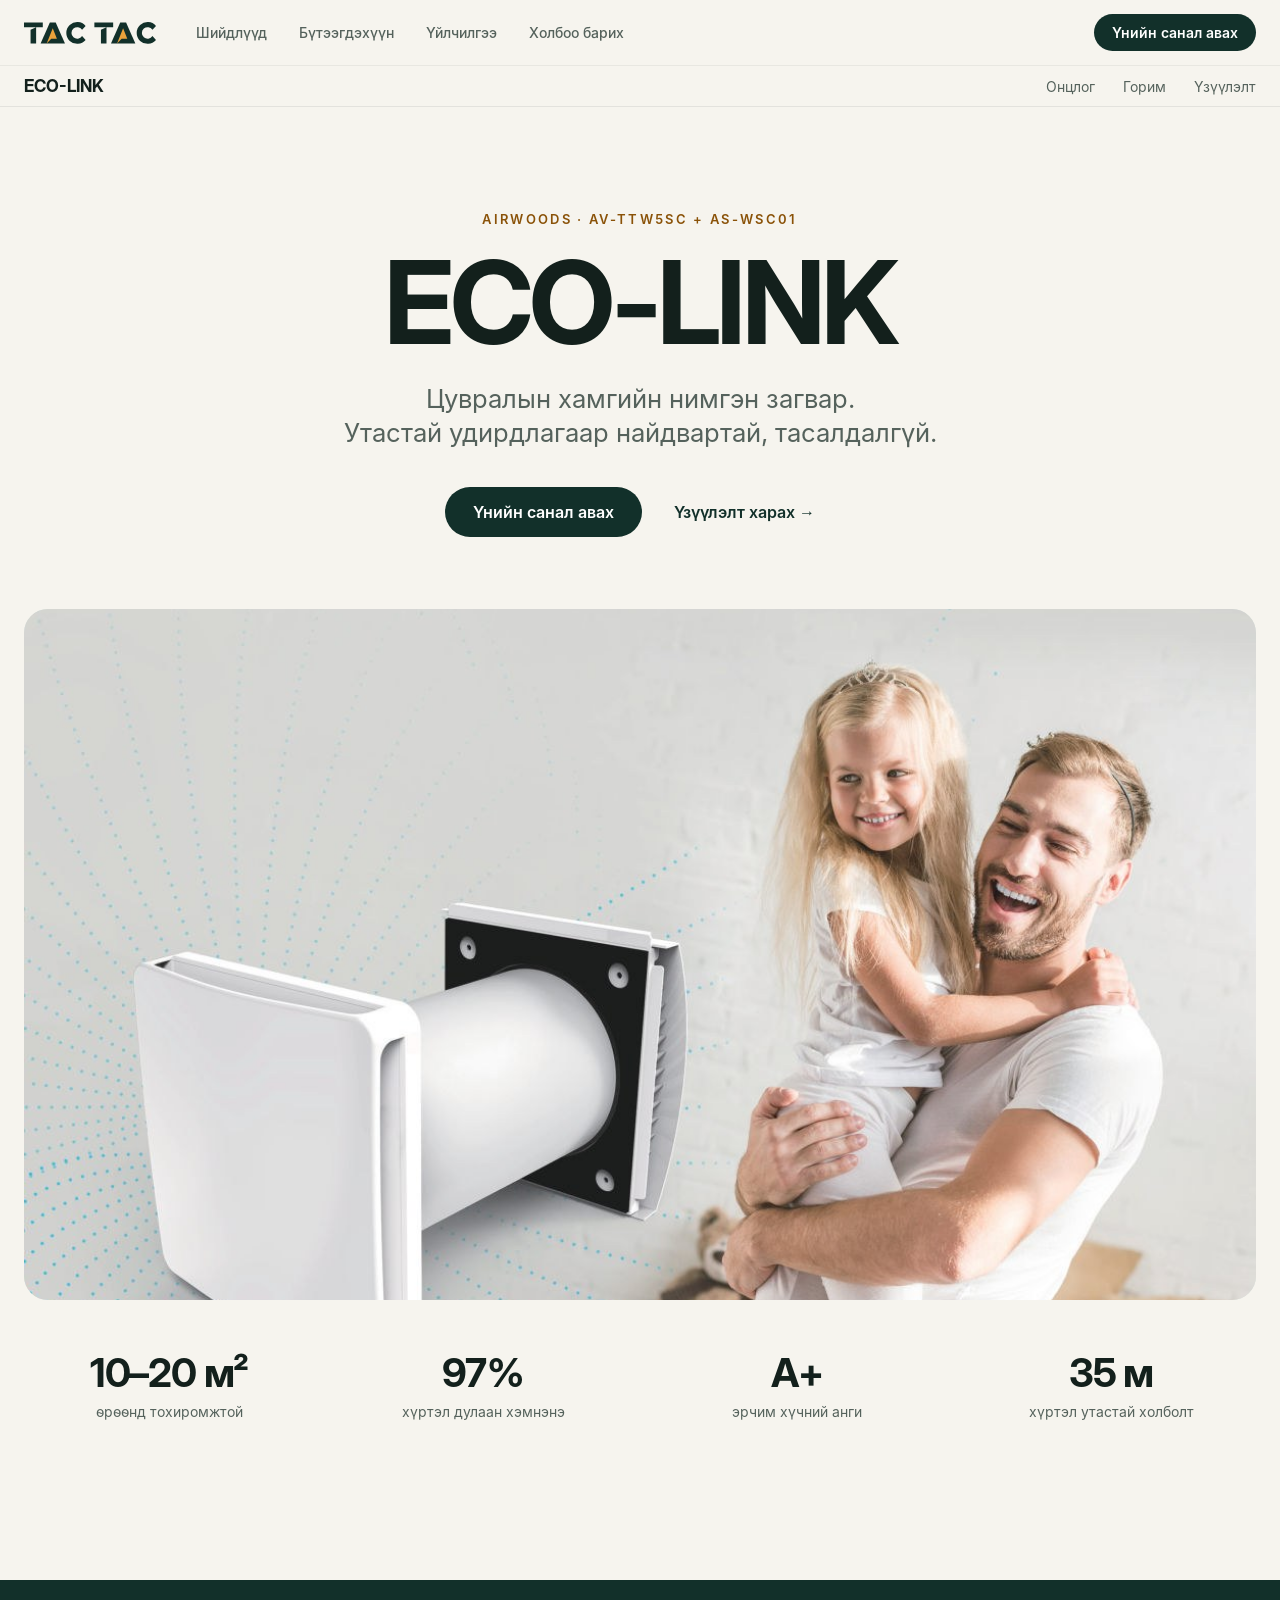
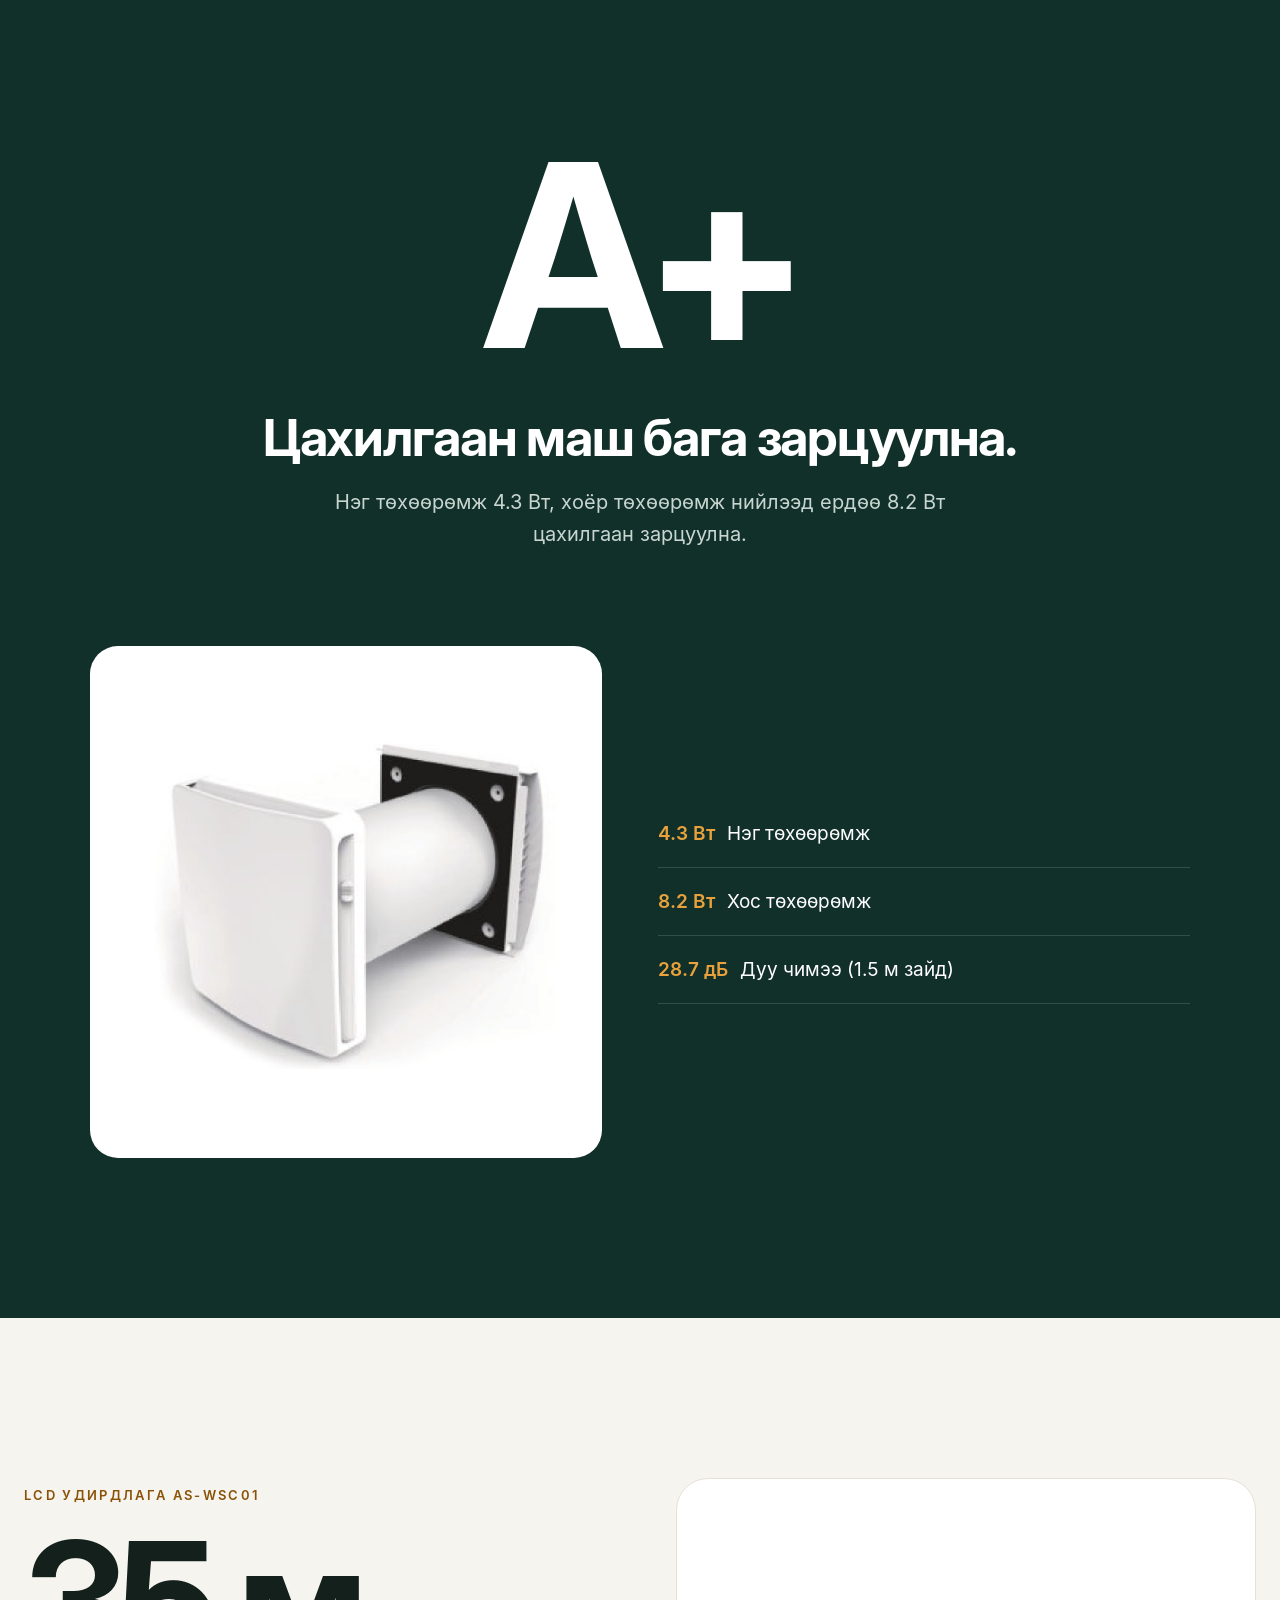
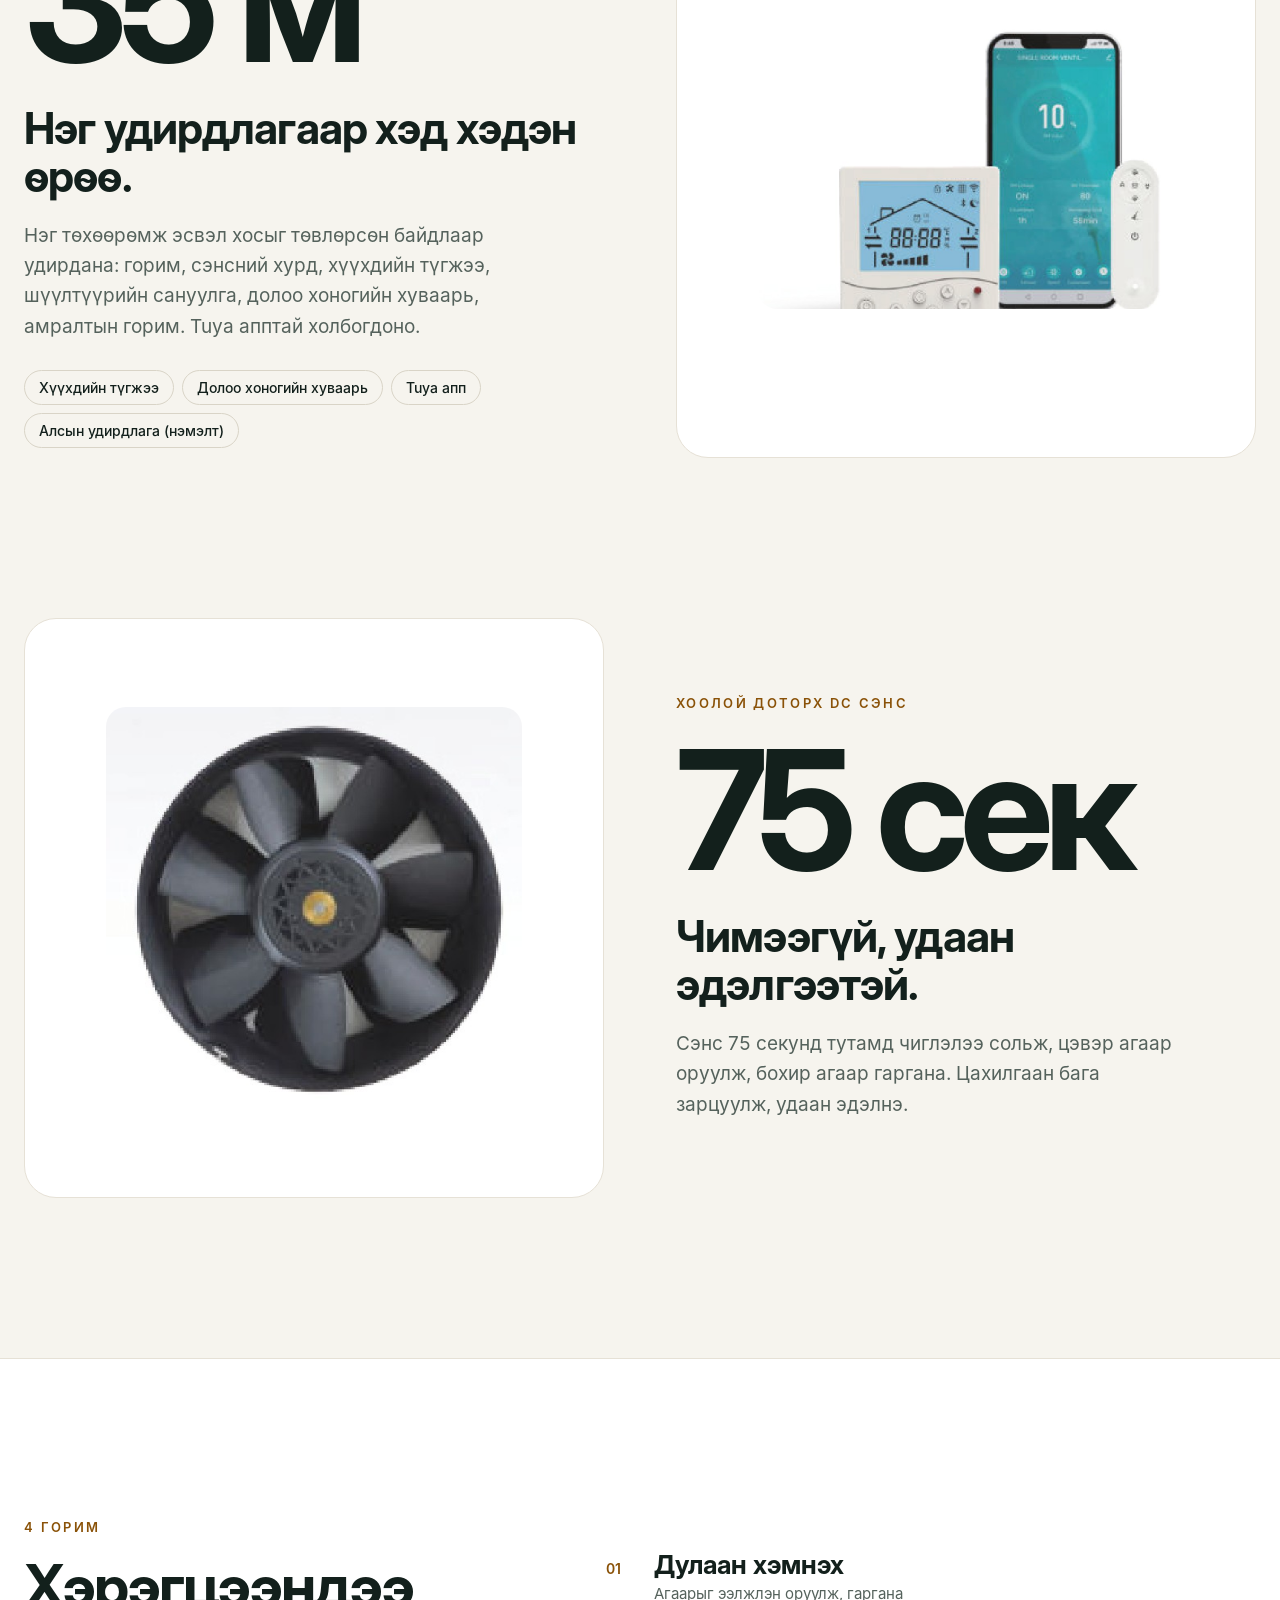
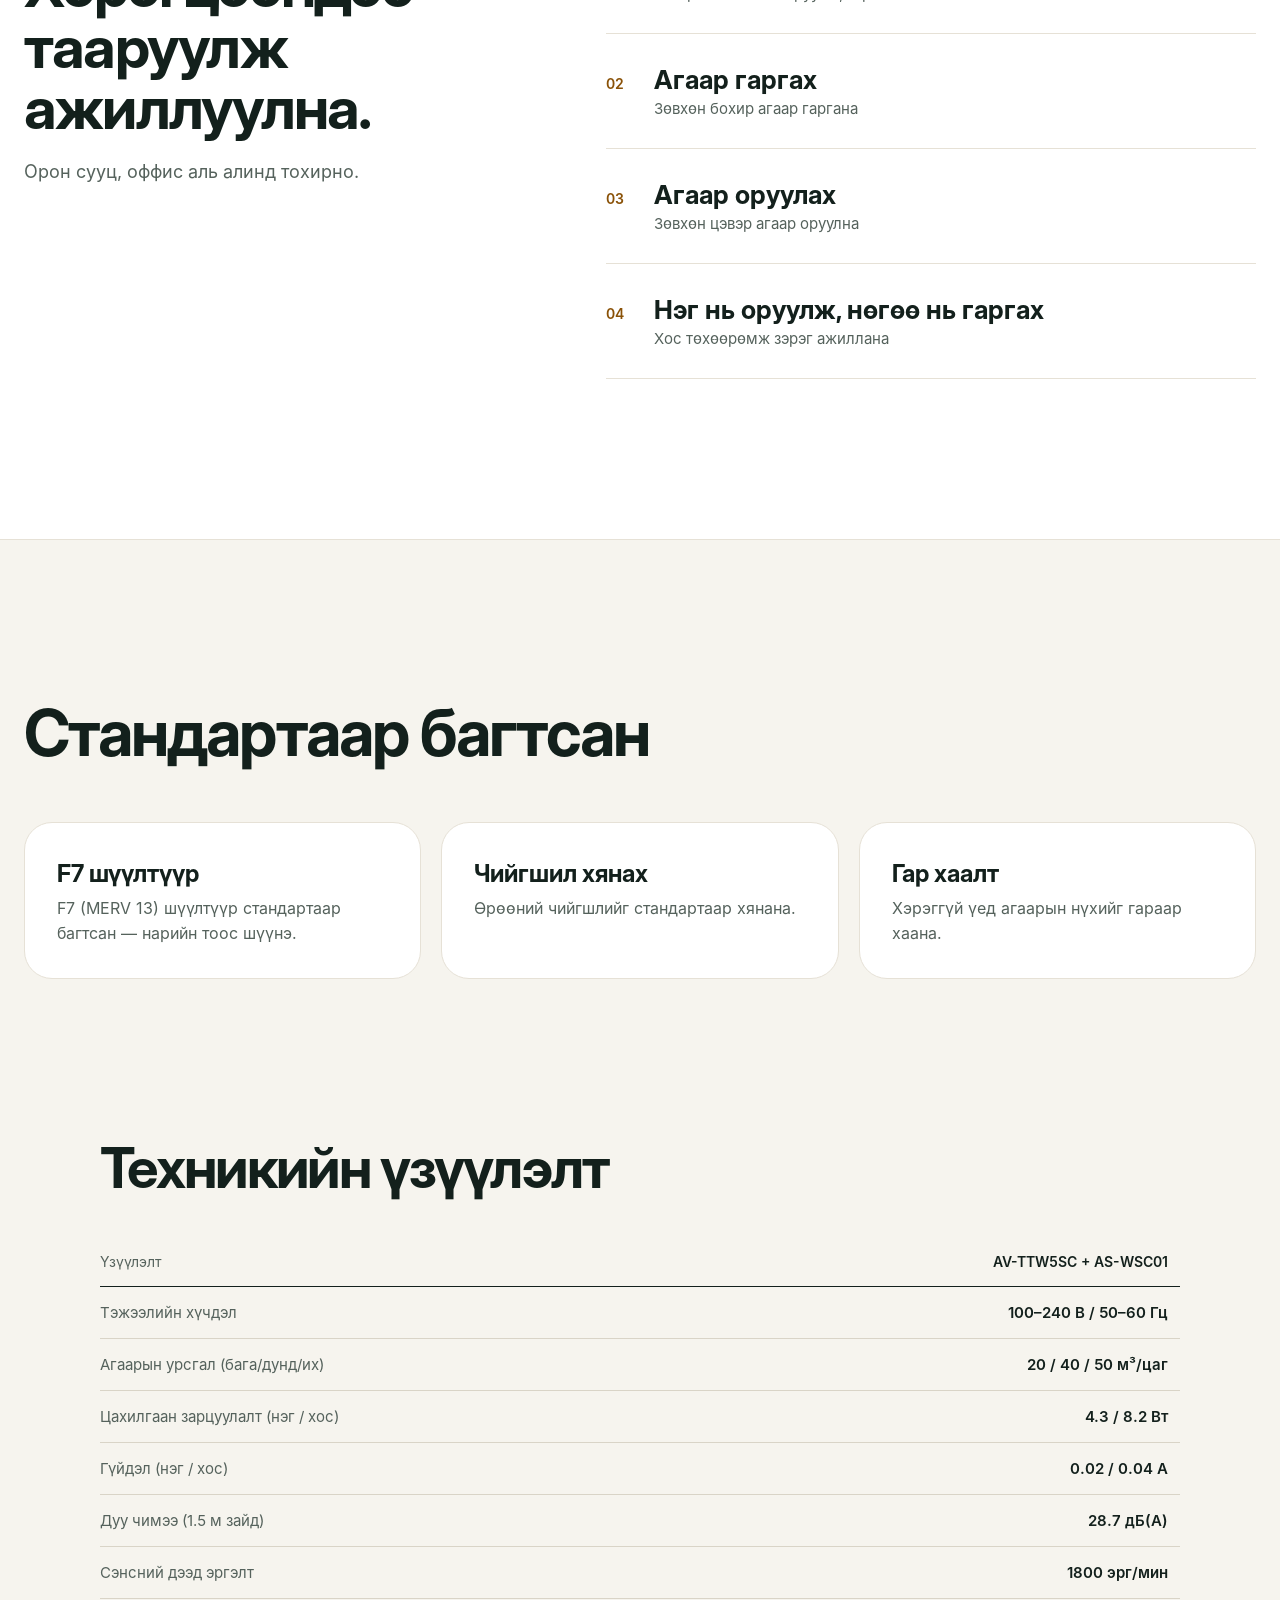
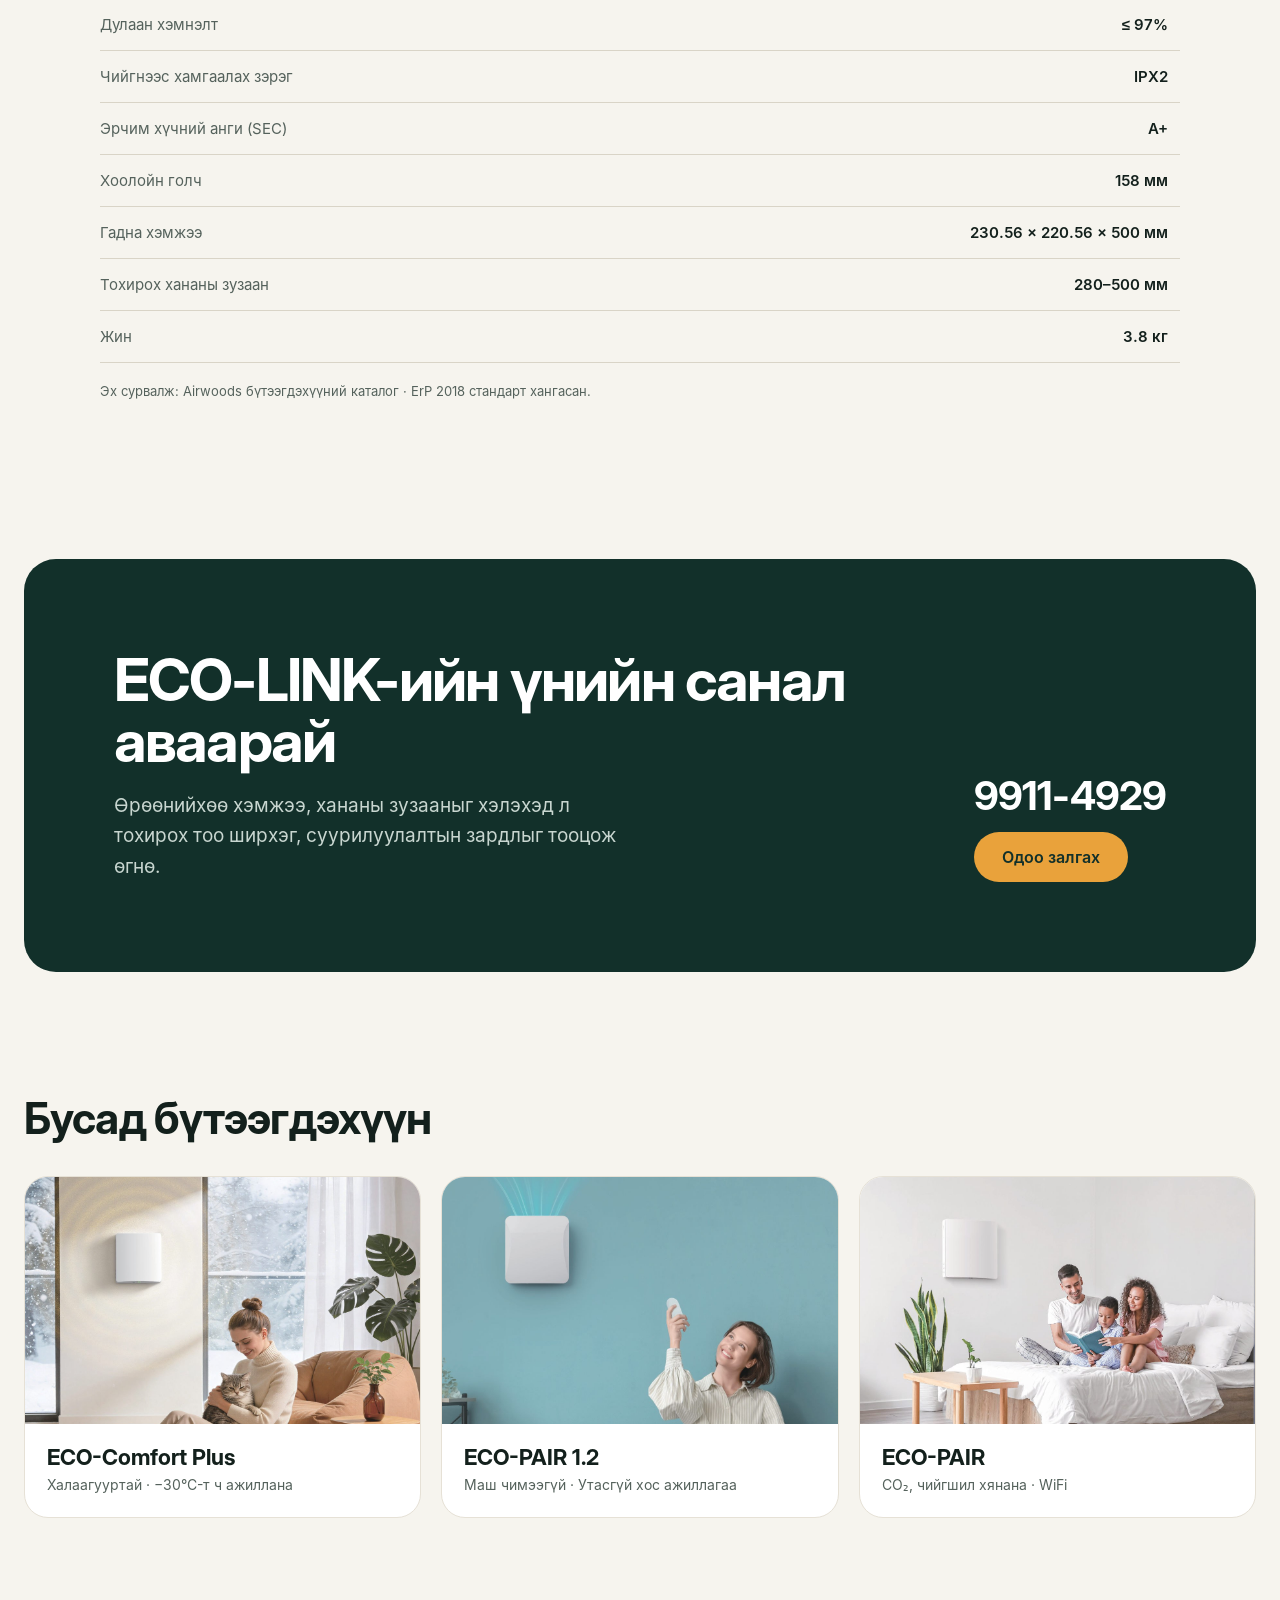
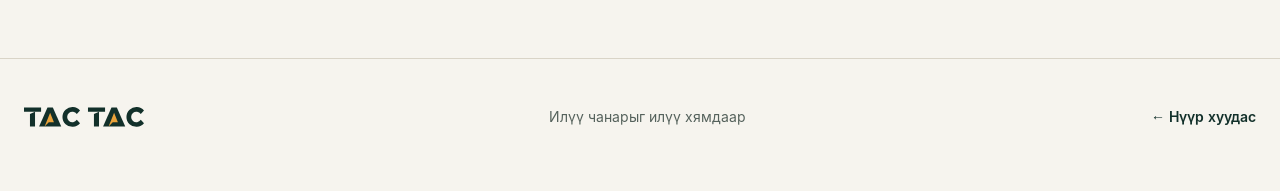
<file: eco-link.html>
<!doctype html>
<html lang="mn">
<head>
<meta charset="utf-8">
<meta name="viewport" content="width=device-width, initial-scale=1">
<title>ECO-LINK — TAC TAC</title>
<meta name="description" content="Хамгийн нимгэн, утастай LCD удирдлагатай нэг өрөөний агааржуулагч.">
<meta property="og:title" content="ECO-LINK — TAC TAC">
<meta property="og:description" content="Хамгийн нимгэн, утастай LCD удирдлагатай нэг өрөөний агааржуулагч.">
<meta property="og:image" content="assets/img/hero-comfort.jpg">
<meta name="theme-color" content="#12302A">
<link rel="icon" href="favicon.ico" sizes="any">
<link rel="icon" href="favicon.svg" type="image/svg+xml">
<link rel="apple-touch-icon" href="apple-touch-icon-180.png">
<link rel="preload" href="assets/fonts/InterDisplay-Bold.woff2" as="font" type="font/woff2" crossorigin>
<link rel="stylesheet" href="assets/css/site.css">
</head>
<body>
<div class="motion" style="background: #F6F4EE; color: #13201C; font-family: Inter, 'Segoe UI', Arial, sans-serif; min-width: 0">
<header style="position: sticky; top: 0; z-index: 20; background: rgba(246,244,238,.82); backdrop-filter: saturate(1.4) blur(16px); -webkit-backdrop-filter: saturate(1.4) blur(16px); border-bottom: 1px solid rgba(19,32,28,.08)">
<div style="max-width: 1280px; margin: 0 auto; padding: 14px 24px; display: flex; align-items: center; gap: 40px">
<a href="index.html" aria-label="TAC TAC нүүр" style="display: flex"><img src="assets/img/tac-primary.svg" alt="TAC TAC" style="height: 22px; width: auto; display: block"></a>
<nav class="navlinks" style="display: flex; gap: 32px; font-size: 14px; font-weight: 500; flex: 1">
<a class="navlink" href="index.html#solutions">Шийдлүүд</a>
<a class="navlink" href="index.html#products">Бүтээгдэхүүн</a>
<a class="navlink" href="index.html#process">Үйлчилгээ</a>
<a class="navlink" href="#contact">Холбоо барих</a>
</nav>
<a href="#contact" style="margin-left: auto; background: #12302A; color: #FFFFFF; text-decoration: none; font-size: 14px; font-weight: 600; padding: 10px 18px; border-radius: 999px; white-space: nowrap">Үнийн санал авах</a>
</div>
<div style="border-top: 1px solid rgba(19,32,28,.06)">
<div style="max-width: 1280px; margin: 0 auto; padding: 10px 24px; display: flex; flex-wrap: wrap; align-items: center; gap: 8px 28px; font-size: 14px">
<span style="font-family: 'Inter Display', Inter, sans-serif; font-weight: 700; font-size: 17px; margin-right: auto">ECO-LINK</span>
<a class="navlink" href="#features">Онцлог</a>
<a class="navlink" href="#modes">Горим</a>
<a class="navlink" href="#specs">Үзүүлэлт</a>
</div>
</div>
</header>
<section style="padding: 104px 24px 0; text-align: center">
<div class="rv" style="font-size: 13px; font-weight: 600; letter-spacing: .18em; color: #8A5208">AIRWOODS · AV-TTW5SC + AS-WSC01</div>
<h1 class="rv" style="font-family: 'Inter Display', Inter, sans-serif; font-weight: 700; font-size: clamp(52px, 9vw, 128px); line-height: .96; letter-spacing: -.04em; margin: 20px 0 0">ECO-LINK</h1>
<p class="rv2" style="font-size: clamp(20px, 2vw, 28px); line-height: 1.35; color: #55625C; max-width: 780px; margin: 24px auto 0">Цувралын хамгийн нимгэн загвар.<br>Утастай удирдлагаар найдвартай, тасалдалгүй.</p>
<div class="rv3" style="display: flex; gap: 12px; justify-content: center; flex-wrap: wrap; margin-top: 36px">
<a href="#contact" style="background: #12302A; color: #FFFFFF; text-decoration: none; font-weight: 600; font-size: 16px; padding: 15px 28px; border-radius: 999px">Үнийн санал авах</a>
<a href="#specs" style="color: #12302A; text-decoration: none; font-weight: 600; font-size: 16px; padding: 15px 20px">Үзүүлэлт харах →</a>
</div>
</section>
<section style="padding: 72px 24px 0">
<div class="reveal-frame" style="max-width: 1360px; margin: 0 auto; border-radius: 24px; overflow: hidden; height: clamp(380px, 54vw, 780px); background: #DCE7E1">
<img class="zoom" src="assets/img/life-ecolink.jpg" alt="ECO-LINK" style="width: 100%; height: 100%; object-fit: cover; object-position: 35% 40%; display: block">
</div>
<div style="max-width: 1280px; margin: 48px auto 0; display: grid; grid-template-columns: repeat(auto-fit, minmax(180px, 1fr)); gap: 24px; text-align: center"><div class="rv"><div style="font-family: 'Inter Display', Inter, sans-serif; font-weight: 700; font-size: 40px; letter-spacing: -.03em">10–20 м²</div><div style="font-size: 14px; color: #55625C; margin-top: 6px">өрөөнд тохиромжтой</div></div><div class="rv"><div style="font-family: 'Inter Display', Inter, sans-serif; font-weight: 700; font-size: 40px; letter-spacing: -.03em">97%</div><div style="font-size: 14px; color: #55625C; margin-top: 6px">хүртэл дулаан хэмнэнэ</div></div><div class="rv2"><div style="font-family: 'Inter Display', Inter, sans-serif; font-weight: 700; font-size: 40px; letter-spacing: -.03em">A+</div><div style="font-size: 14px; color: #55625C; margin-top: 6px">эрчим хүчний анги</div></div><div class="rv2"><div style="font-family: 'Inter Display', Inter, sans-serif; font-weight: 700; font-size: 40px; letter-spacing: -.03em">35 м</div><div style="font-size: 14px; color: #55625C; margin-top: 6px">хүртэл утастай холболт</div></div></div>
</section>
<section style="margin-top: 160px; background: #12302A; color: #FFFFFF; padding: 160px 24px; overflow: hidden">
<div style="max-width: 1280px; margin: 0 auto; text-align: center">
<div class="giant" style="font-family: 'Inter Display', Inter, sans-serif; font-weight: 700; font-size: clamp(110px, 20vw, 300px); line-height: .9; letter-spacing: -.05em; color: #FFFFFF">A+</div>
<h2 class="rv" style="font-family: 'Inter Display', Inter, sans-serif; font-weight: 700; font-size: clamp(32px, 4vw, 56px); line-height: 1.08; letter-spacing: -.025em; margin: 40px auto 0; max-width: 820px">Цахилгаан маш бага зарцуулна.</h2>
<p class="rv2" style="font-size: 20px; line-height: 1.6; color: #C8D6D0; max-width: 700px; margin: 20px auto 0">Нэг төхөөрөмж 4.3 Вт, хоёр төхөөрөмж нийлээд ердөө 8.2 Вт цахилгаан зарцуулна.</p>
</div>
<div style="max-width: 1100px; margin: 96px auto 0; display: flex; flex-wrap: wrap; gap: 56px; align-items: center">
<div style="flex: 1 1 360px; min-width: 0; background: #FFFFFF; border-radius: 28px; aspect-ratio: 1 / 1; display: flex; align-items: center; justify-content: center; overflow: hidden"><img class="float" src="assets/img/p3-iso.jpg" alt="ECO-LINK" style="width: 82%; height: auto; display: block"></div>
<ul class="rv" style="flex: 1 1 380px; min-width: 0; list-style: none; margin: 0; padding: 0"><li style="padding: 22px 0; border-bottom: 1px solid rgba(255,255,255,.14); font-size: 19px"><span style="color: #E9A23B; font-weight: 600; margin-right: 12px">4.3 Вт</span>Нэг төхөөрөмж</li><li style="padding: 22px 0; border-bottom: 1px solid rgba(255,255,255,.14); font-size: 19px"><span style="color: #E9A23B; font-weight: 600; margin-right: 12px">8.2 Вт</span>Хос төхөөрөмж</li><li style="padding: 22px 0; border-bottom: 1px solid rgba(255,255,255,.14); font-size: 19px"><span style="color: #E9A23B; font-weight: 600; margin-right: 12px">28.7 дБ</span>Дуу чимээ (1.5 м зайд)</li></ul>
</div>
</section>
<section style="padding: 160px 24px 0"><div style="max-width: 1280px; margin: 0 auto; display: flex; flex-wrap: wrap; gap: 72px; align-items: center"><div style="flex: 1 1 440px; min-width: 0">
<div class="rv" style="font-size: 13px; font-weight: 600; letter-spacing: .18em; color: #8A5208">LCD УДИРДЛАГА AS-WSC01</div>
<div class="giant" style="font-family: 'Inter Display', Inter, sans-serif; font-weight: 700; font-size: clamp(88px, 13vw, 190px); line-height: .9; letter-spacing: -.05em; margin-top: 24px">35 м</div>
<h2 class="rv" style="font-family: 'Inter Display', Inter, sans-serif; font-weight: 700; font-size: clamp(28px, 3.4vw, 44px); line-height: 1.1; letter-spacing: -.02em; margin: 28px 0 0">Нэг удирдлагаар хэд хэдэн өрөө.</h2>
<p class="rv2" style="font-size: 19px; line-height: 1.6; color: #55625C; margin: 20px 0 0; max-width: 520px">Нэг төхөөрөмж эсвэл хосыг төвлөрсөн байдлаар удирдана: горим, сэнсний хурд, хүүхдийн түгжээ, шүүлтүүрийн сануулга, долоо хоногийн хуваарь, амралтын горим. Tuya апптай холбогдоно.</p>
<div class="rv3" style="display: flex; flex-wrap: wrap; gap: 8px; margin-top: 28px"><span style="border: 1px solid #D9D4C7; border-radius: 999px; padding: 8px 14px; font-size: 14px; font-weight: 500">Хүүхдийн түгжээ</span><span style="border: 1px solid #D9D4C7; border-radius: 999px; padding: 8px 14px; font-size: 14px; font-weight: 500">Долоо хоногийн хуваарь</span><span style="border: 1px solid #D9D4C7; border-radius: 999px; padding: 8px 14px; font-size: 14px; font-weight: 500">Tuya апп</span><span style="border: 1px solid #D9D4C7; border-radius: 999px; padding: 8px 14px; font-size: 14px; font-weight: 500">Алсын удирдлага (нэмэлт)</span></div>
</div><div style="flex: 1 1 440px; min-width: 0; background: #FFFFFF; border: 1px solid #E6E1D6; border-radius: 32px; aspect-ratio: 1 / 1; display: flex; align-items: center; justify-content: center; overflow: hidden"><img class="float" src="assets/img/p3-ctrl.jpg" alt="LCD удирдлага, апп" style="width: 72%; height: auto; display: block; border-radius: 20px"></div></div></section>
<section style="padding: 160px 24px 0"><div style="max-width: 1280px; margin: 0 auto; display: flex; flex-wrap: wrap-reverse; gap: 72px; align-items: center"><div style="flex: 1 1 440px; min-width: 0; background: #FFFFFF; border: 1px solid #E6E1D6; border-radius: 32px; aspect-ratio: 1 / 1; display: flex; align-items: center; justify-content: center; overflow: hidden"><img class="spin" src="assets/img/p3-fan.jpg" alt="DC сэнс" style="width: 72%; height: auto; display: block; border-radius: 20px"></div><div style="flex: 1 1 440px; min-width: 0">
<div class="rv" style="font-size: 13px; font-weight: 600; letter-spacing: .18em; color: #8A5208">ХООЛОЙ ДОТОРХ DC СЭНС</div>
<div class="giant" style="font-family: 'Inter Display', Inter, sans-serif; font-weight: 700; font-size: clamp(88px, 13vw, 190px); line-height: .9; letter-spacing: -.05em; margin-top: 24px">75 сек</div>
<h2 class="rv" style="font-family: 'Inter Display', Inter, sans-serif; font-weight: 700; font-size: clamp(28px, 3.4vw, 44px); line-height: 1.1; letter-spacing: -.02em; margin: 28px 0 0">Чимээгүй, удаан эдэлгээтэй.</h2>
<p class="rv2" style="font-size: 19px; line-height: 1.6; color: #55625C; margin: 20px 0 0; max-width: 520px">Сэнс 75 секунд тутамд чиглэлээ сольж, цэвэр агаар оруулж, бохир агаар гаргана. Цахилгаан бага зарцуулж, удаан эдэлнэ.</p>

</div></div></section>
<section style="margin-top: 160px; background: #FFFFFF; padding: 160px 24px; border-top: 1px solid #E6E1D6; border-bottom: 1px solid #E6E1D6">
<div style="max-width: 1280px; margin: 0 auto; display: flex; flex-wrap: wrap; gap: 72px">
<div class="stick" style="flex: 1 1 380px; min-width: 0; position: sticky; top: 140px; align-self: flex-start">
<div class="rv" style="font-size: 13px; font-weight: 600; letter-spacing: .18em; color: #8A5208">4 ГОРИМ</div>
<h2 class="rv" style="font-family: 'Inter Display', Inter, sans-serif; font-weight: 700; font-size: clamp(36px, 4.6vw, 60px); line-height: 1.04; letter-spacing: -.03em; margin: 20px 0 0">Хэрэгцээндээ тааруулж ажиллуулна.</h2>
<p class="rv2" style="font-size: 18px; line-height: 1.6; color: #55625C; margin: 20px 0 0">Орон сууц, оффис аль алинд тохирно.</p>
</div>
<ol style="flex: 1 1 520px; min-width: 0; list-style: none; margin: 0; padding: 0"><li class="rv" style="display: flex; gap: 20px; align-items: baseline; padding: 30px 0; border-bottom: 1px solid #E6E1D6"><span style="font-size: 14px; font-weight: 600; color: #8A5208; min-width: 28px">01</span><div><div style="font-family: 'Inter Display', Inter, sans-serif; font-size: 26px; font-weight: 700">Дулаан хэмнэх</div><div style="font-size: 15px; color: #55625C; margin-top: 4px">Агаарыг ээлжлэн оруулж, гаргана</div></div></li><li class="rv" style="display: flex; gap: 20px; align-items: baseline; padding: 30px 0; border-bottom: 1px solid #E6E1D6"><span style="font-size: 14px; font-weight: 600; color: #8A5208; min-width: 28px">02</span><div><div style="font-family: 'Inter Display', Inter, sans-serif; font-size: 26px; font-weight: 700">Агаар гаргах</div><div style="font-size: 15px; color: #55625C; margin-top: 4px">Зөвхөн бохир агаар гаргана</div></div></li><li class="rv" style="display: flex; gap: 20px; align-items: baseline; padding: 30px 0; border-bottom: 1px solid #E6E1D6"><span style="font-size: 14px; font-weight: 600; color: #8A5208; min-width: 28px">03</span><div><div style="font-family: 'Inter Display', Inter, sans-serif; font-size: 26px; font-weight: 700">Агаар оруулах</div><div style="font-size: 15px; color: #55625C; margin-top: 4px">Зөвхөн цэвэр агаар оруулна</div></div></li><li class="rv" style="display: flex; gap: 20px; align-items: baseline; padding: 30px 0; border-bottom: 1px solid #E6E1D6"><span style="font-size: 14px; font-weight: 600; color: #8A5208; min-width: 28px">04</span><div><div style="font-family: 'Inter Display', Inter, sans-serif; font-size: 26px; font-weight: 700">Нэг нь оруулж, нөгөө нь гаргах</div><div style="font-size: 15px; color: #55625C; margin-top: 4px">Хос төхөөрөмж зэрэг ажиллана</div></div></li></ol>
</div>
</section>
<section style="padding: 160px 24px 0"><div style="max-width: 1280px; margin: 0 auto"><h2 class="rv" style="font-family: 'Inter Display', Inter, sans-serif; font-weight: 700; font-size: clamp(36px, 5vw, 64px); line-height: 1.04; letter-spacing: -.03em; margin: 0 0 56px">Стандартаар багтсан</h2><div style="display: grid; grid-template-columns: repeat(auto-fit, minmax(300px, 1fr)); gap: 20px"><div class="tile rv" style="background: #FFFFFF; border-radius: 28px; overflow: hidden; border: 1px solid #E6E1D6; display: flex; flex-direction: column"><div style="padding: 36px 32px 32px"><h3 style="font-family: 'Inter Display', Inter, sans-serif; font-size: 24px; margin: 0 0 8px">F7 шүүлтүүр</h3><p style="font-size: 16px; line-height: 1.55; color: #55625C; margin: 0">F7 (MERV 13) шүүлтүүр стандартаар багтсан — нарийн тоос шүүнэ.</p></div></div><div class="tile rv2" style="background: #FFFFFF; border-radius: 28px; overflow: hidden; border: 1px solid #E6E1D6; display: flex; flex-direction: column"><div style="padding: 36px 32px 32px"><h3 style="font-family: 'Inter Display', Inter, sans-serif; font-size: 24px; margin: 0 0 8px">Чийгшил хянах</h3><p style="font-size: 16px; line-height: 1.55; color: #55625C; margin: 0">Өрөөний чийгшлийг стандартаар хянана.</p></div></div><div class="tile rv3" style="background: #FFFFFF; border-radius: 28px; overflow: hidden; border: 1px solid #E6E1D6; display: flex; flex-direction: column"><div style="padding: 36px 32px 32px"><h3 style="font-family: 'Inter Display', Inter, sans-serif; font-size: 24px; margin: 0 0 8px">Гар хаалт</h3><p style="font-size: 16px; line-height: 1.55; color: #55625C; margin: 0">Хэрэггүй үед агаарын нүхийг гараар хаана.</p></div></div></div></div></section>
<section id="specs" style="padding: 160px 24px 160px">
<div style="max-width: 1080px; margin: 0 auto">
<h2 class="rv" style="font-family: 'Inter Display', Inter, sans-serif; font-weight: 700; font-size: clamp(36px, 5vw, 56px); line-height: 1.04; letter-spacing: -.03em; margin: 0 0 40px">Техникийн үзүүлэлт</h2>
<div class="rv" style="overflow-x: auto"><table class="tbl"><thead><tr><th>Үзүүлэлт</th><th>AV-TTW5SC + AS-WSC01</th></tr></thead><tbody><tr><td>Тэжээлийн хүчдэл</td><td>100–240 В / 50–60 Гц</td></tr><tr><td>Агаарын урсгал (бага/дунд/их)</td><td>20 / 40 / 50 м³/цаг</td></tr><tr><td>Цахилгаан зарцуулалт (нэг / хос)</td><td>4.3 / 8.2 Вт</td></tr><tr><td>Гүйдэл (нэг / хос)</td><td>0.02 / 0.04 А</td></tr><tr><td>Дуу чимээ (1.5 м зайд)</td><td>28.7 дБ(A)</td></tr><tr><td>Сэнсний дээд эргэлт</td><td>1800 эрг/мин</td></tr><tr><td>Дулаан хэмнэлт</td><td>≤ 97%</td></tr><tr><td>Чийгнээс хамгаалах зэрэг</td><td>IPX2</td></tr><tr><td>Эрчим хүчний анги (SEC)</td><td>A+</td></tr><tr><td>Хоолойн голч</td><td>158 мм</td></tr><tr><td>Гадна хэмжээ</td><td>230.56 × 220.56 × 500 мм</td></tr><tr><td>Тохирох хананы зузаан</td><td>280–500 мм</td></tr><tr><td>Жин</td><td>3.8 кг</td></tr></tbody></table></div>
<p style="font-size: 13px; color: #55625C; margin: 20px 0 0">Эх сурвалж: Airwoods бүтээгдэхүүний каталог · ErP 2018 стандарт хангасан.</p>
</div>
</section>
<section id="contact" style="padding: 0 24px 120px">
<div class="reveal-frame" style="max-width: 1280px; margin: 0 auto; background: #12302A; color: #FFFFFF; border-radius: 32px; padding: clamp(48px, 7vw, 104px); display: flex; flex-wrap: wrap; gap: 48px; justify-content: space-between; align-items: flex-end">
<div style="flex: 1 1 520px; min-width: 0">
<h2 style="font-family: 'Inter Display', Inter, sans-serif; font-weight: 700; font-size: clamp(36px, 4.6vw, 64px); line-height: 1.04; letter-spacing: -.03em; margin: 0">ECO-LINK-ийн үнийн санал аваарай</h2>
<p style="font-size: 19px; line-height: 1.6; color: #C8D6D0; margin: 20px 0 0; max-width: 520px">Өрөөнийхөө хэмжээ, хананы зузааныг хэлэхэд л тохирох тоо ширхэг, суурилуулалтын зардлыг тооцож өгнө.</p>
</div>
<div style="display: flex; flex-direction: column; gap: 12px; align-items: flex-start">
<a href="tel:+97699114929" style="font-family: 'Inter Display', Inter, sans-serif; font-weight: 700; font-size: 40px; color: #FFFFFF; text-decoration: none; letter-spacing: -.02em">9911-4929</a>
<a href="tel:+97699114929" style="background: #E9A23B; color: #12302A; text-decoration: none; font-weight: 600; font-size: 16px; padding: 15px 28px; border-radius: 999px">Одоо залгах</a>
</div>
</div>
</section>
<section style="padding: 0 24px 140px"><div style="max-width: 1280px; margin: 0 auto"><h2 class="rv" style="font-family: 'Inter Display', Inter, sans-serif; font-weight: 700; font-size: clamp(28px, 3.4vw, 44px); letter-spacing: -.02em; margin: 0 0 32px">Бусад бүтээгдэхүүн</h2><div style="display: grid; grid-template-columns: repeat(auto-fit, minmax(260px, 1fr)); gap: 20px"><a class="lift" href="eco-comfort-plus.html" style="display: flex; flex-direction: column; background: #FFFFFF; border-radius: 24px; overflow: hidden; text-decoration: none; color: #13201C; border: 1px solid #E6E1D6"><div style="aspect-ratio: 16 / 10; overflow: hidden"><img class="cimg" src="assets/img/hero-comfort.jpg" alt="ECO-Comfort Plus" style="width: 100%; height: 100%; object-fit: cover; object-position: 30% 25%; display: block"></div><div style="padding: 20px 22px 24px; display: flex; flex-direction: column; gap: 6px"><span style="font-family: 'Inter Display', Inter, sans-serif; font-size: 22px; font-weight: 700">ECO-Comfort Plus</span><span style="font-size: 14px; color: #55625C">Халаагууртай · −30°C-т ч ажиллана</span></div></a><a class="lift" href="eco-pair-1-2.html" style="display: flex; flex-direction: column; background: #FFFFFF; border-radius: 24px; overflow: hidden; text-decoration: none; color: #13201C; border: 1px solid #E6E1D6"><div style="aspect-ratio: 16 / 10; overflow: hidden"><img class="cimg" src="assets/img/life-ecopair12.jpg" alt="ECO-PAIR 1.2" style="width: 100%; height: 100%; object-fit: cover; object-position: 50% 20%; display: block"></div><div style="padding: 20px 22px 24px; display: flex; flex-direction: column; gap: 6px"><span style="font-family: 'Inter Display', Inter, sans-serif; font-size: 22px; font-weight: 700">ECO-PAIR 1.2</span><span style="font-size: 14px; color: #55625C">Маш чимээгүй · Утасгүй хос ажиллагаа</span></div></a><a class="lift" href="eco-pair.html" style="display: flex; flex-direction: column; background: #FFFFFF; border-radius: 24px; overflow: hidden; text-decoration: none; color: #13201C; border: 1px solid #E6E1D6"><div style="aspect-ratio: 16 / 10; overflow: hidden"><img class="cimg" src="assets/img/life-ecopair.jpg" alt="ECO-PAIR" style="width: 100%; height: 100%; object-fit: cover; object-position: 20% 30%; display: block"></div><div style="padding: 20px 22px 24px; display: flex; flex-direction: column; gap: 6px"><span style="font-family: 'Inter Display', Inter, sans-serif; font-size: 22px; font-weight: 700">ECO-PAIR</span><span style="font-size: 14px; color: #55625C">CO₂, чийгшил хянана · WiFi</span></div></a></div></div></section>
<footer style="border-top: 1px solid #D9D4C7; padding: 48px 24px 64px">
<div style="max-width: 1280px; margin: 0 auto; display: flex; flex-wrap: wrap; gap: 32px; justify-content: space-between; align-items: center; font-size: 14px; color: #55625C">
<img src="assets/img/tac-primary.svg" alt="TAC TAC" style="height: 20px; width: auto; display: block">
<span>Илүү чанарыг илүү хямдаар</span>
<a href="index.html" style="color: #12302A; font-weight: 600; text-decoration: none">← Нүүр хуудас</a>
</div>
</footer>
</div>
<script src="assets/js/motion.js"></script>
</body>
</html>
</file>
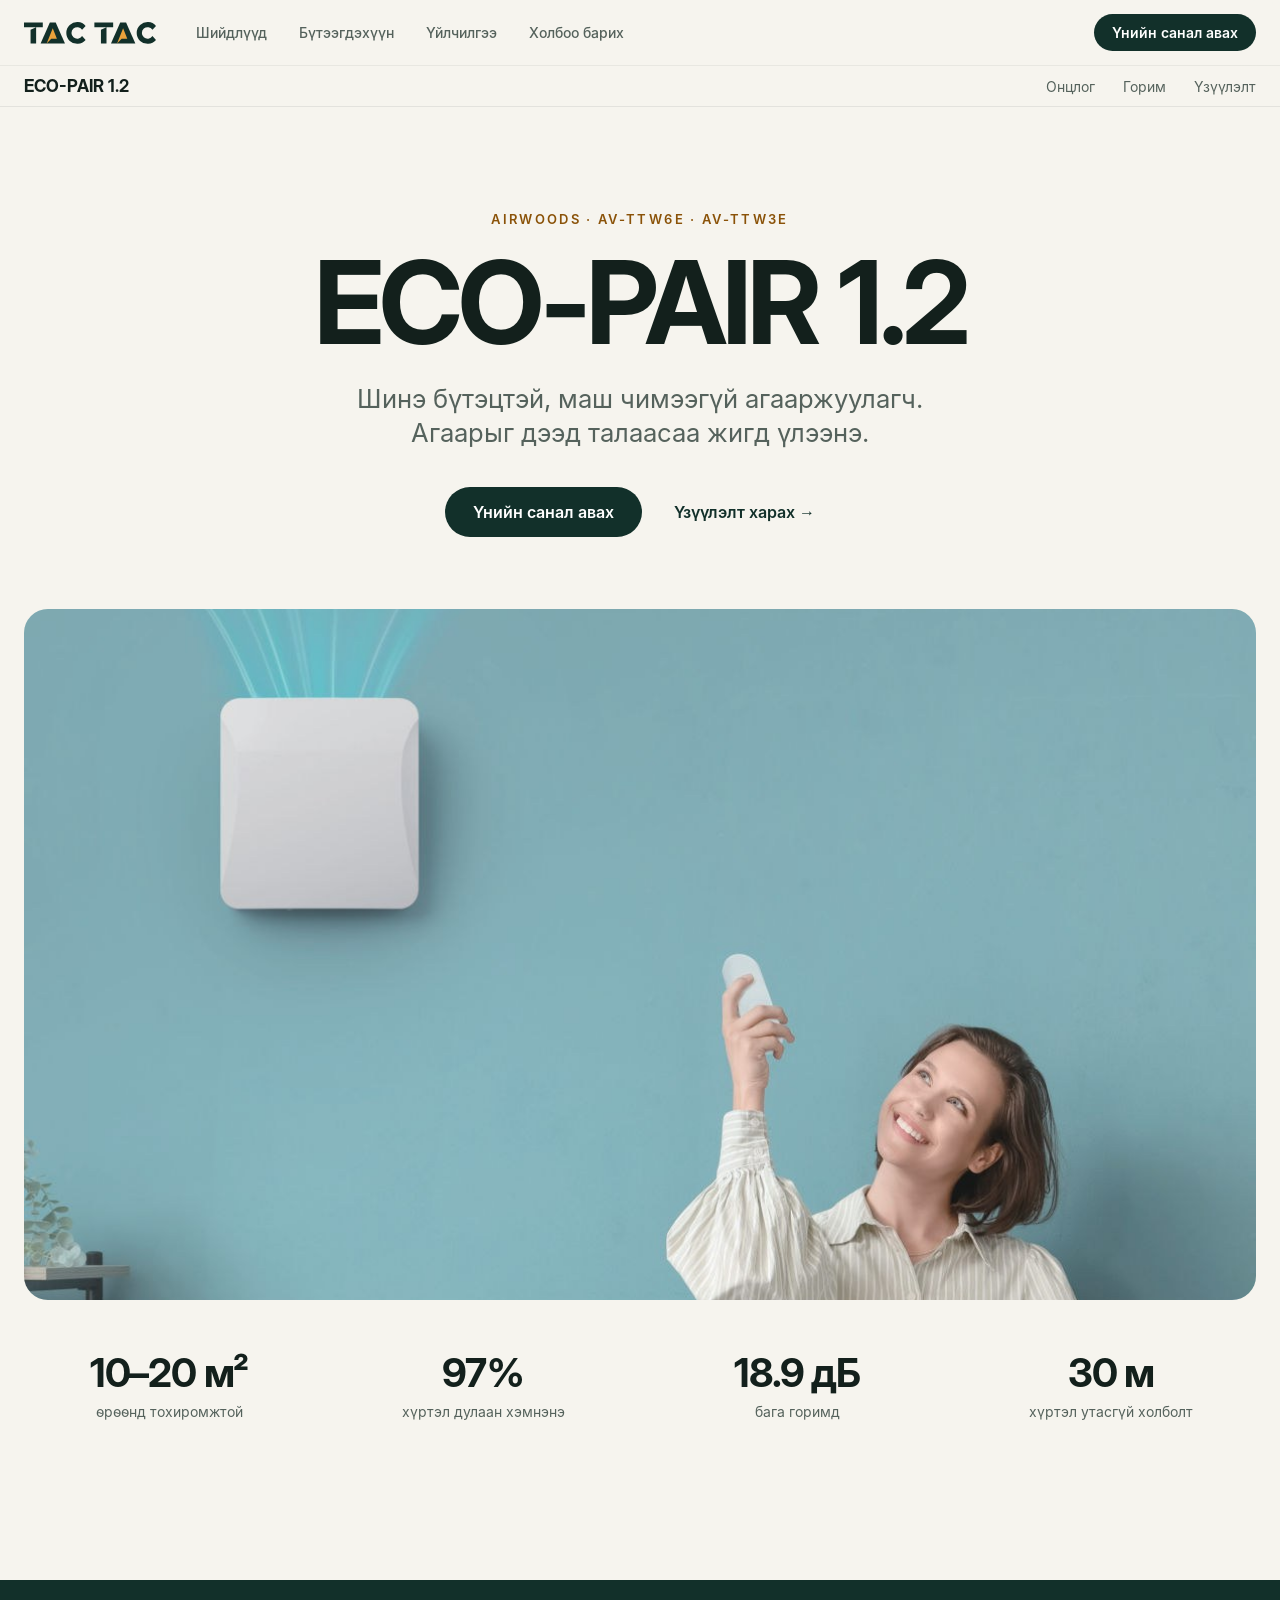
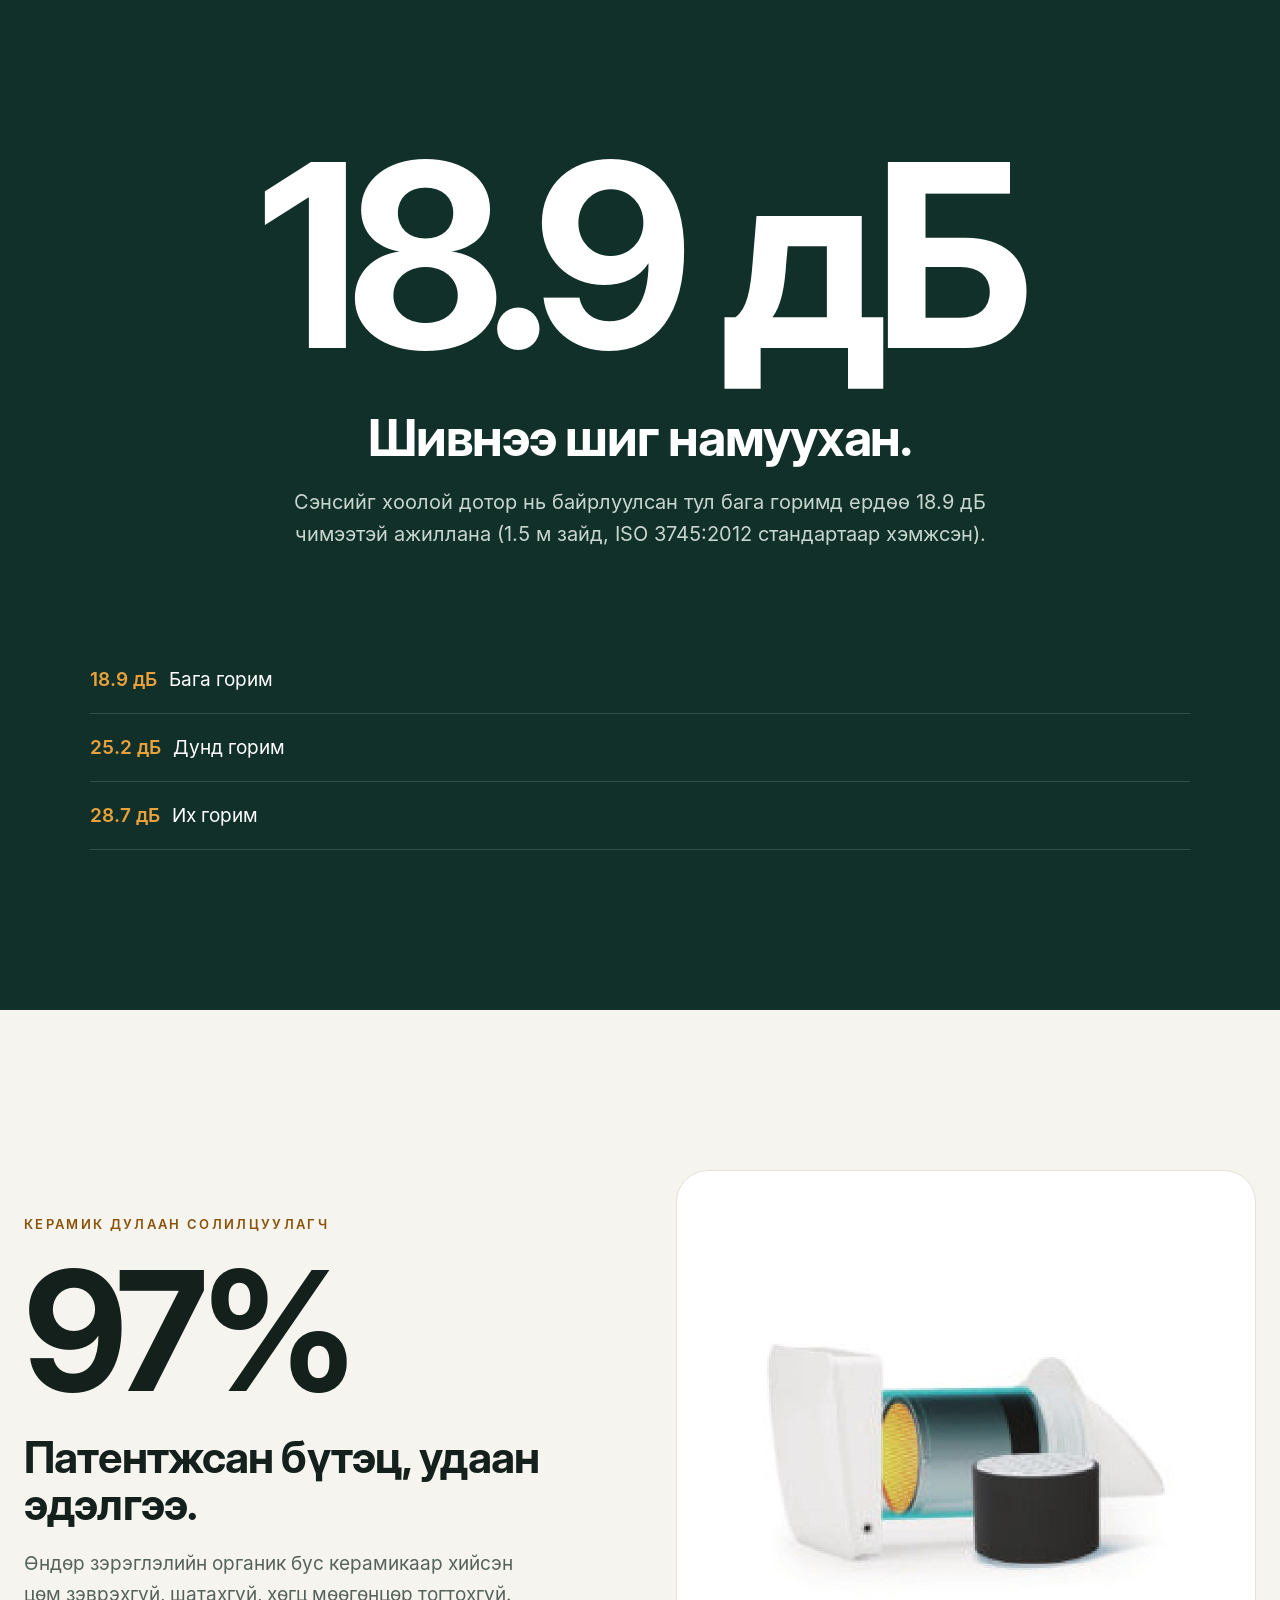
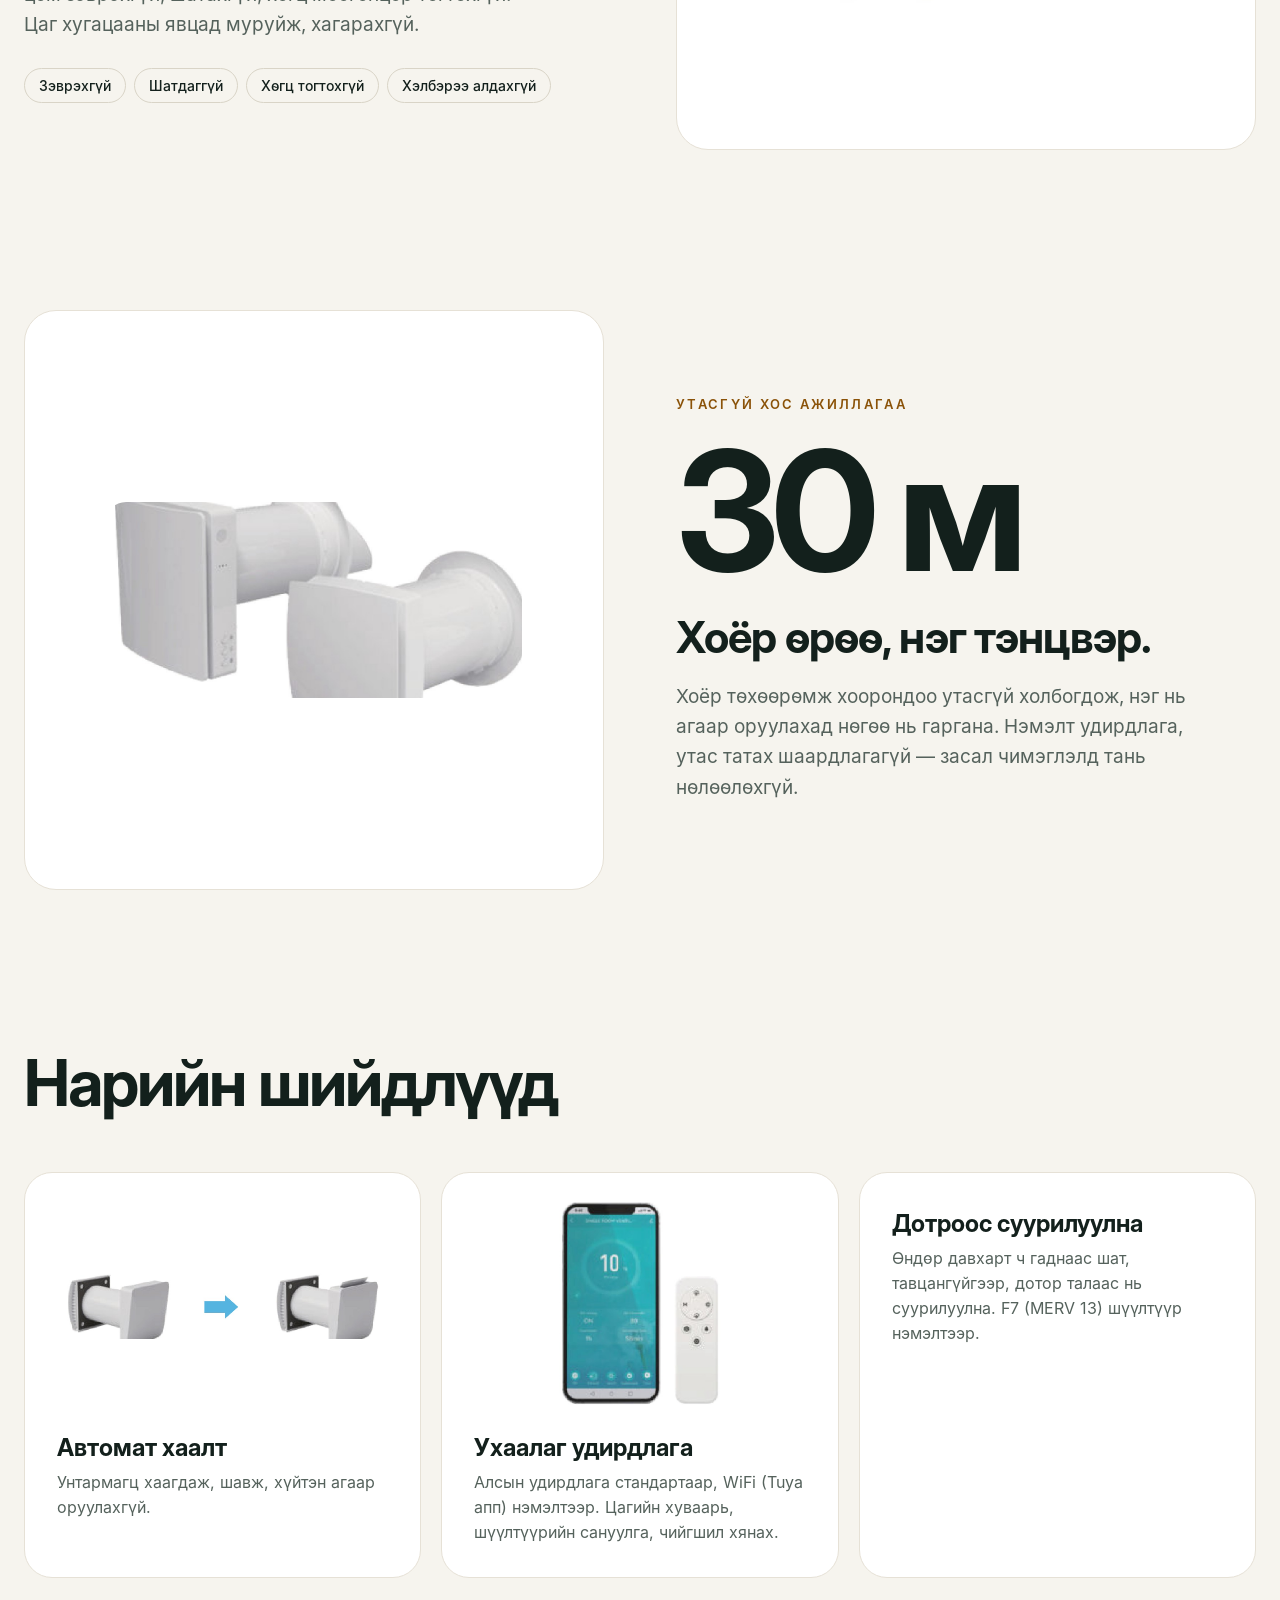
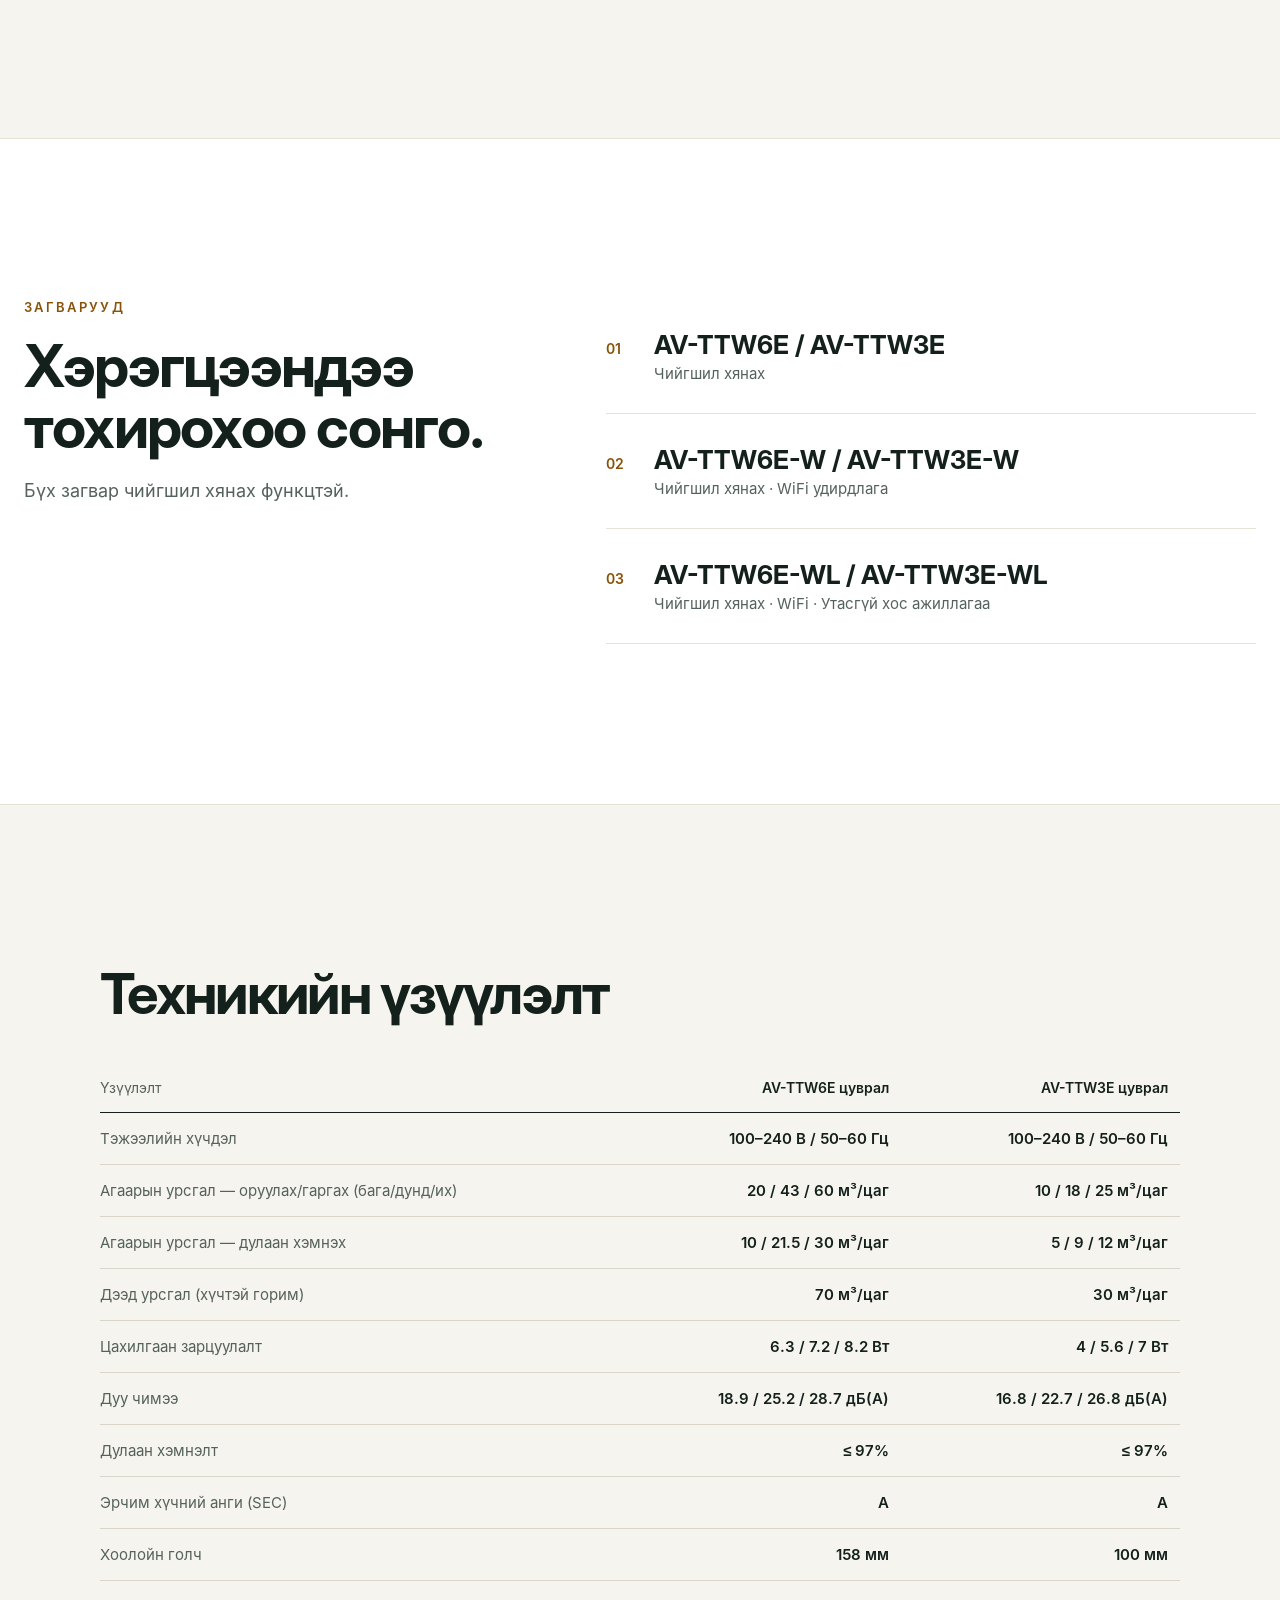
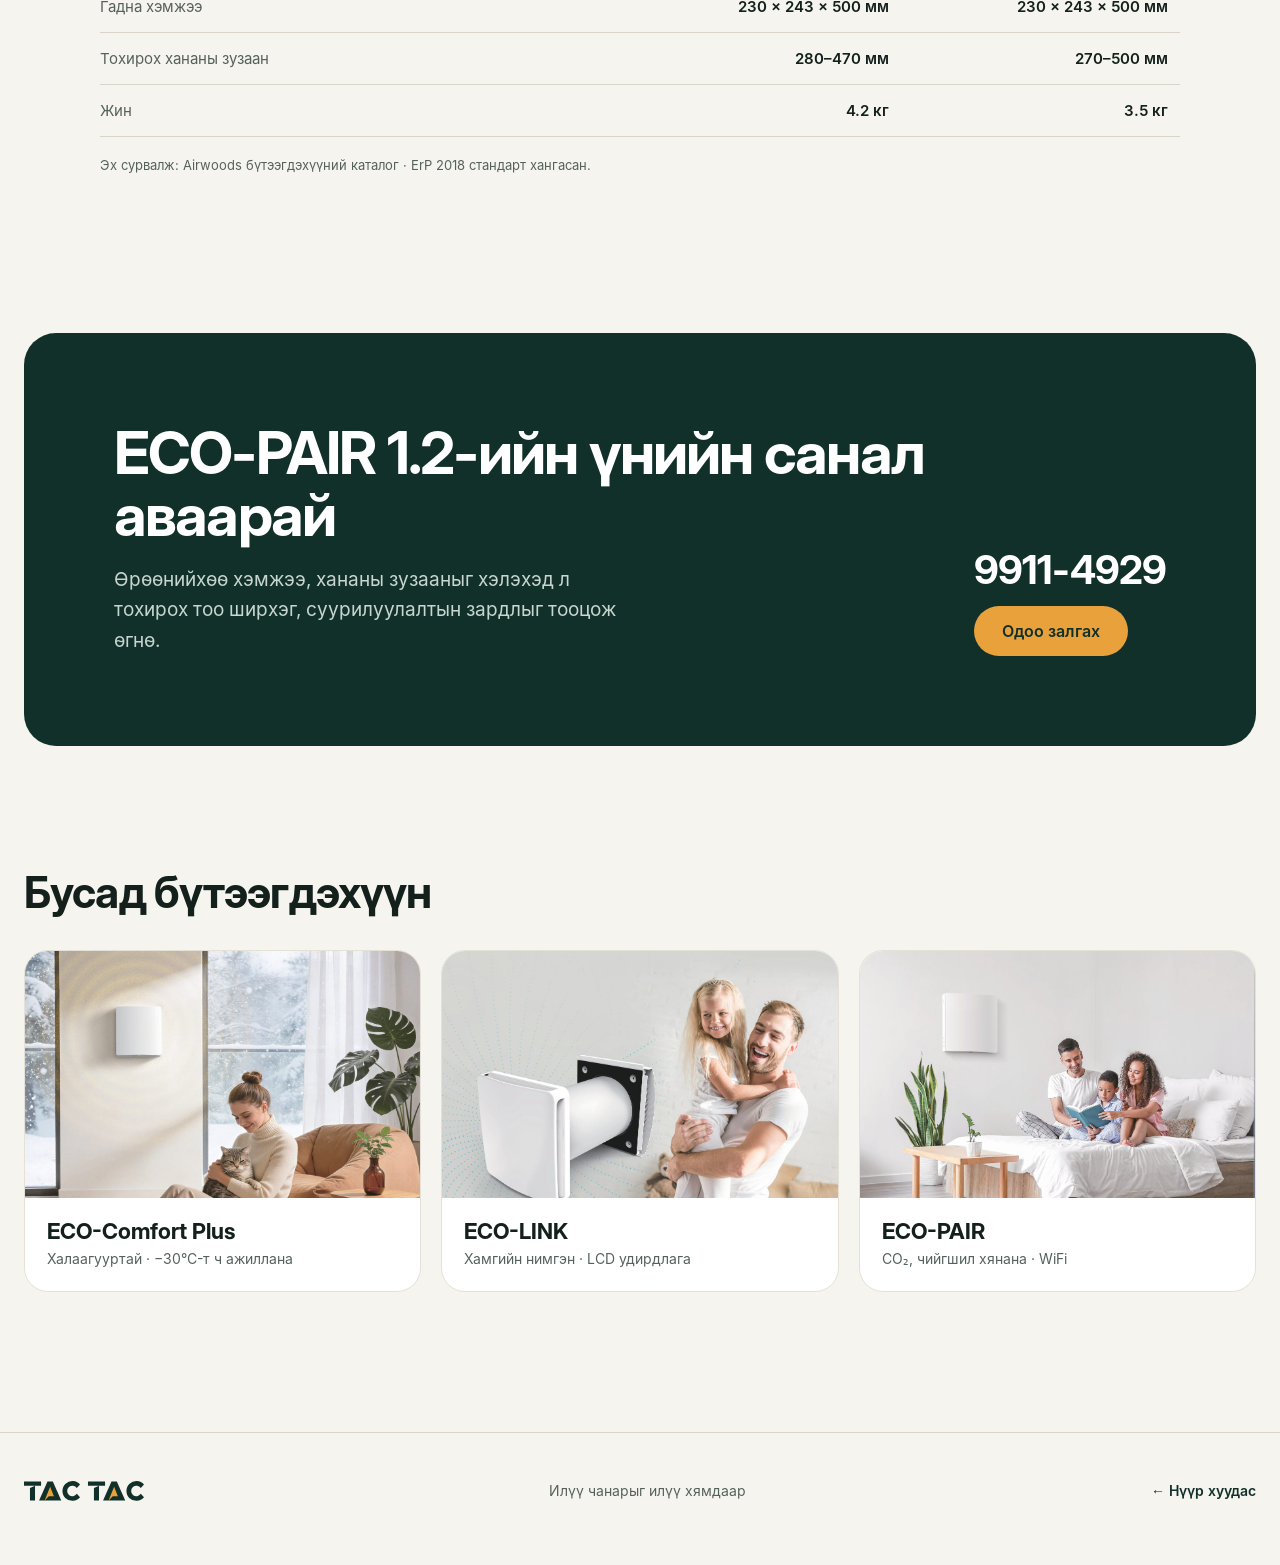
<file: eco-pair-1-2.html>
<!doctype html>
<html lang="mn">
<head>
<meta charset="utf-8">
<meta name="viewport" content="width=device-width, initial-scale=1">
<title>ECO-PAIR 1.2 — TAC TAC</title>
<meta name="description" content="Шинэ бүтэцтэй, маш чимээгүй, дулаанаа хэмнэдэг нэг өрөөний агааржуулагч.">
<meta property="og:title" content="ECO-PAIR 1.2 — TAC TAC">
<meta property="og:description" content="Шинэ бүтэцтэй, маш чимээгүй, дулаанаа хэмнэдэг нэг өрөөний агааржуулагч.">
<meta property="og:image" content="assets/img/hero-comfort.jpg">
<meta name="theme-color" content="#12302A">
<link rel="icon" href="favicon.ico" sizes="any">
<link rel="icon" href="favicon.svg" type="image/svg+xml">
<link rel="apple-touch-icon" href="apple-touch-icon-180.png">
<link rel="preload" href="assets/fonts/InterDisplay-Bold.woff2" as="font" type="font/woff2" crossorigin>
<link rel="stylesheet" href="assets/css/site.css">
</head>
<body>
<div class="motion" style="background: #F6F4EE; color: #13201C; font-family: Inter, 'Segoe UI', Arial, sans-serif; min-width: 0">
<header style="position: sticky; top: 0; z-index: 20; background: rgba(246,244,238,.82); backdrop-filter: saturate(1.4) blur(16px); -webkit-backdrop-filter: saturate(1.4) blur(16px); border-bottom: 1px solid rgba(19,32,28,.08)">
<div style="max-width: 1280px; margin: 0 auto; padding: 14px 24px; display: flex; align-items: center; gap: 40px">
<a href="index.html" aria-label="TAC TAC нүүр" style="display: flex"><img src="assets/img/tac-primary.svg" alt="TAC TAC" style="height: 22px; width: auto; display: block"></a>
<nav class="navlinks" style="display: flex; gap: 32px; font-size: 14px; font-weight: 500; flex: 1">
<a class="navlink" href="index.html#solutions">Шийдлүүд</a>
<a class="navlink" href="index.html#products">Бүтээгдэхүүн</a>
<a class="navlink" href="index.html#process">Үйлчилгээ</a>
<a class="navlink" href="#contact">Холбоо барих</a>
</nav>
<a href="#contact" style="margin-left: auto; background: #12302A; color: #FFFFFF; text-decoration: none; font-size: 14px; font-weight: 600; padding: 10px 18px; border-radius: 999px; white-space: nowrap">Үнийн санал авах</a>
</div>
<div style="border-top: 1px solid rgba(19,32,28,.06)">
<div style="max-width: 1280px; margin: 0 auto; padding: 10px 24px; display: flex; flex-wrap: wrap; align-items: center; gap: 8px 28px; font-size: 14px">
<span style="font-family: 'Inter Display', Inter, sans-serif; font-weight: 700; font-size: 17px; margin-right: auto">ECO-PAIR 1.2</span>
<a class="navlink" href="#features">Онцлог</a>
<a class="navlink" href="#modes">Горим</a>
<a class="navlink" href="#specs">Үзүүлэлт</a>
</div>
</div>
</header>
<section style="padding: 104px 24px 0; text-align: center">
<div class="rv" style="font-size: 13px; font-weight: 600; letter-spacing: .18em; color: #8A5208">AIRWOODS · AV-TTW6E · AV-TTW3E</div>
<h1 class="rv" style="font-family: 'Inter Display', Inter, sans-serif; font-weight: 700; font-size: clamp(52px, 9vw, 128px); line-height: .96; letter-spacing: -.04em; margin: 20px 0 0">ECO-PAIR 1.2</h1>
<p class="rv2" style="font-size: clamp(20px, 2vw, 28px); line-height: 1.35; color: #55625C; max-width: 780px; margin: 24px auto 0">Шинэ бүтэцтэй, маш чимээгүй агааржуулагч.<br>Агаарыг дээд талаасаа жигд үлээнэ.</p>
<div class="rv3" style="display: flex; gap: 12px; justify-content: center; flex-wrap: wrap; margin-top: 36px">
<a href="#contact" style="background: #12302A; color: #FFFFFF; text-decoration: none; font-weight: 600; font-size: 16px; padding: 15px 28px; border-radius: 999px">Үнийн санал авах</a>
<a href="#specs" style="color: #12302A; text-decoration: none; font-weight: 600; font-size: 16px; padding: 15px 20px">Үзүүлэлт харах →</a>
</div>
</section>
<section style="padding: 72px 24px 0">
<div class="reveal-frame" style="max-width: 1360px; margin: 0 auto; border-radius: 24px; overflow: hidden; height: clamp(380px, 54vw, 780px); background: #DCE7E1">
<img class="zoom" src="assets/img/life-ecopair12.jpg" alt="ECO-PAIR 1.2" style="width: 100%; height: 100%; object-fit: cover; object-position: 50% 25%; display: block">
</div>
<div style="max-width: 1280px; margin: 48px auto 0; display: grid; grid-template-columns: repeat(auto-fit, minmax(180px, 1fr)); gap: 24px; text-align: center"><div class="rv"><div style="font-family: 'Inter Display', Inter, sans-serif; font-weight: 700; font-size: 40px; letter-spacing: -.03em">10–20 м²</div><div style="font-size: 14px; color: #55625C; margin-top: 6px">өрөөнд тохиромжтой</div></div><div class="rv"><div style="font-family: 'Inter Display', Inter, sans-serif; font-weight: 700; font-size: 40px; letter-spacing: -.03em">97%</div><div style="font-size: 14px; color: #55625C; margin-top: 6px">хүртэл дулаан хэмнэнэ</div></div><div class="rv2"><div style="font-family: 'Inter Display', Inter, sans-serif; font-weight: 700; font-size: 40px; letter-spacing: -.03em">18.9 дБ</div><div style="font-size: 14px; color: #55625C; margin-top: 6px">бага горимд</div></div><div class="rv2"><div style="font-family: 'Inter Display', Inter, sans-serif; font-weight: 700; font-size: 40px; letter-spacing: -.03em">30 м</div><div style="font-size: 14px; color: #55625C; margin-top: 6px">хүртэл утасгүй холболт</div></div></div>
</section>
<section style="margin-top: 160px; background: #12302A; color: #FFFFFF; padding: 160px 24px; overflow: hidden">
<div style="max-width: 1280px; margin: 0 auto; text-align: center">
<div class="giant" style="font-family: 'Inter Display', Inter, sans-serif; font-weight: 700; font-size: clamp(110px, 20vw, 300px); line-height: .9; letter-spacing: -.05em; color: #FFFFFF">18.9 дБ</div>
<h2 class="rv" style="font-family: 'Inter Display', Inter, sans-serif; font-weight: 700; font-size: clamp(32px, 4vw, 56px); line-height: 1.08; letter-spacing: -.025em; margin: 40px auto 0; max-width: 820px">Шивнээ шиг намуухан.</h2>
<p class="rv2" style="font-size: 20px; line-height: 1.6; color: #C8D6D0; max-width: 700px; margin: 20px auto 0">Сэнсийг хоолой дотор нь байрлуулсан тул бага горимд ердөө 18.9 дБ чимээтэй ажиллана (1.5 м зайд, ISO 3745:2012 стандартаар хэмжсэн).</p>
</div>
<div style="max-width: 1100px; margin: 96px auto 0; display: flex; flex-wrap: wrap; gap: 56px; align-items: center">

<ul class="rv" style="flex: 1 1 380px; min-width: 0; list-style: none; margin: 0; padding: 0"><li style="padding: 22px 0; border-bottom: 1px solid rgba(255,255,255,.14); font-size: 19px"><span style="color: #E9A23B; font-weight: 600; margin-right: 12px">18.9 дБ</span>Бага горим</li><li style="padding: 22px 0; border-bottom: 1px solid rgba(255,255,255,.14); font-size: 19px"><span style="color: #E9A23B; font-weight: 600; margin-right: 12px">25.2 дБ</span>Дунд горим</li><li style="padding: 22px 0; border-bottom: 1px solid rgba(255,255,255,.14); font-size: 19px"><span style="color: #E9A23B; font-weight: 600; margin-right: 12px">28.7 дБ</span>Их горим</li></ul>
</div>
</section>
<section style="padding: 160px 24px 0"><div style="max-width: 1280px; margin: 0 auto; display: flex; flex-wrap: wrap; gap: 72px; align-items: center"><div style="flex: 1 1 440px; min-width: 0">
<div class="rv" style="font-size: 13px; font-weight: 600; letter-spacing: .18em; color: #8A5208">КЕРАМИК ДУЛААН СОЛИЛЦУУЛАГЧ</div>
<div class="giant" style="font-family: 'Inter Display', Inter, sans-serif; font-weight: 700; font-size: clamp(88px, 13vw, 190px); line-height: .9; letter-spacing: -.05em; margin-top: 24px">97%</div>
<h2 class="rv" style="font-family: 'Inter Display', Inter, sans-serif; font-weight: 700; font-size: clamp(28px, 3.4vw, 44px); line-height: 1.1; letter-spacing: -.02em; margin: 28px 0 0">Патентжсан бүтэц, удаан эдэлгээ.</h2>
<p class="rv2" style="font-size: 19px; line-height: 1.6; color: #55625C; margin: 20px 0 0; max-width: 520px">Өндөр зэрэглэлийн органик бус керамикаар хийсэн цөм зэврэхгүй, шатахгүй, хөгц мөөгөнцөр тогтохгүй. Цаг хугацааны явцад муруйж, хагарахгүй.</p>
<div class="rv3" style="display: flex; flex-wrap: wrap; gap: 8px; margin-top: 28px"><span style="border: 1px solid #D9D4C7; border-radius: 999px; padding: 8px 14px; font-size: 14px; font-weight: 500">Зэврэхгүй</span><span style="border: 1px solid #D9D4C7; border-radius: 999px; padding: 8px 14px; font-size: 14px; font-weight: 500">Шатдаггүй</span><span style="border: 1px solid #D9D4C7; border-radius: 999px; padding: 8px 14px; font-size: 14px; font-weight: 500">Хөгц тогтохгүй</span><span style="border: 1px solid #D9D4C7; border-radius: 999px; padding: 8px 14px; font-size: 14px; font-weight: 500">Хэлбэрээ алдахгүй</span></div>
</div><div style="flex: 1 1 440px; min-width: 0; background: #FFFFFF; border: 1px solid #E6E1D6; border-radius: 32px; aspect-ratio: 1 / 1; display: flex; align-items: center; justify-content: center; overflow: hidden"><img class="float" src="assets/img/p4-core.jpg" alt="Керамик цөм" style="width: 72%; height: auto; display: block; border-radius: 20px"></div></div></section>
<section style="padding: 160px 24px 0"><div style="max-width: 1280px; margin: 0 auto; display: flex; flex-wrap: wrap-reverse; gap: 72px; align-items: center"><div style="flex: 1 1 440px; min-width: 0; background: #FFFFFF; border: 1px solid #E6E1D6; border-radius: 32px; aspect-ratio: 1 / 1; display: flex; align-items: center; justify-content: center; overflow: hidden"><img class="float" src="assets/img/p2-iso.jpg" alt="Хос төхөөрөмж" style="width: 72%; height: auto; display: block; border-radius: 20px"></div><div style="flex: 1 1 440px; min-width: 0">
<div class="rv" style="font-size: 13px; font-weight: 600; letter-spacing: .18em; color: #8A5208">УТАСГҮЙ ХОС АЖИЛЛАГАА</div>
<div class="giant" style="font-family: 'Inter Display', Inter, sans-serif; font-weight: 700; font-size: clamp(88px, 13vw, 190px); line-height: .9; letter-spacing: -.05em; margin-top: 24px">30 м</div>
<h2 class="rv" style="font-family: 'Inter Display', Inter, sans-serif; font-weight: 700; font-size: clamp(28px, 3.4vw, 44px); line-height: 1.1; letter-spacing: -.02em; margin: 28px 0 0">Хоёр өрөө, нэг тэнцвэр.</h2>
<p class="rv2" style="font-size: 19px; line-height: 1.6; color: #55625C; margin: 20px 0 0; max-width: 520px">Хоёр төхөөрөмж хоорондоо утасгүй холбогдож, нэг нь агаар оруулахад нөгөө нь гаргана. Нэмэлт удирдлага, утас татах шаардлагагүй — засал чимэглэлд тань нөлөөлөхгүй.</p>

</div></div></section>
<section style="padding: 160px 24px 0"><div style="max-width: 1280px; margin: 0 auto"><h2 class="rv" style="font-family: 'Inter Display', Inter, sans-serif; font-weight: 700; font-size: clamp(36px, 5vw, 64px); line-height: 1.04; letter-spacing: -.03em; margin: 0 0 56px">Нарийн шийдлүүд</h2><div style="display: grid; grid-template-columns: repeat(auto-fit, minmax(300px, 1fr)); gap: 20px"><div class="tile rv" style="background: #FFFFFF; border-radius: 28px; overflow: hidden; border: 1px solid #E6E1D6; display: flex; flex-direction: column"><div style="height: 260px; display: flex; align-items: center; justify-content: center; padding: 0 24px"><img src="assets/img/p4-shutter.jpg" alt="Автомат хаалт" style="max-height: 80%; max-width: 92%; width: auto; display: block"></div><div style="padding: 0 32px 32px"><h3 style="font-family: 'Inter Display', Inter, sans-serif; font-size: 24px; margin: 0 0 8px">Автомат хаалт</h3><p style="font-size: 16px; line-height: 1.55; color: #55625C; margin: 0">Унтармагц хаагдаж, шавж, хүйтэн агаар оруулахгүй.</p></div></div><div class="tile rv2" style="background: #FFFFFF; border-radius: 28px; overflow: hidden; border: 1px solid #E6E1D6; display: flex; flex-direction: column"><div style="height: 260px; display: flex; align-items: center; justify-content: center; padding: 0 24px"><img src="assets/img/p4-wifi.jpg" alt="Апп ба алсын удирдлага" style="max-height: 80%; max-width: 92%; width: auto; display: block"></div><div style="padding: 0 32px 32px"><h3 style="font-family: 'Inter Display', Inter, sans-serif; font-size: 24px; margin: 0 0 8px">Ухаалаг удирдлага</h3><p style="font-size: 16px; line-height: 1.55; color: #55625C; margin: 0">Алсын удирдлага стандартаар, WiFi (Tuya апп) нэмэлтээр. Цагийн хуваарь, шүүлтүүрийн сануулга, чийгшил хянах.</p></div></div><div class="tile rv3" style="background: #FFFFFF; border-radius: 28px; overflow: hidden; border: 1px solid #E6E1D6; display: flex; flex-direction: column"><div style="padding: 36px 32px 32px"><h3 style="font-family: 'Inter Display', Inter, sans-serif; font-size: 24px; margin: 0 0 8px">Дотроос суурилуулна</h3><p style="font-size: 16px; line-height: 1.55; color: #55625C; margin: 0">Өндөр давхарт ч гаднаас шат, тавцангүйгээр, дотор талаас нь суурилуулна. F7 (MERV 13) шүүлтүүр нэмэлтээр.</p></div></div></div></div></section>
<section style="margin-top: 160px; background: #FFFFFF; padding: 160px 24px; border-top: 1px solid #E6E1D6; border-bottom: 1px solid #E6E1D6">
<div style="max-width: 1280px; margin: 0 auto; display: flex; flex-wrap: wrap; gap: 72px">
<div class="stick" style="flex: 1 1 380px; min-width: 0; position: sticky; top: 140px; align-self: flex-start">
<div class="rv" style="font-size: 13px; font-weight: 600; letter-spacing: .18em; color: #8A5208">ЗАГВАРУУД</div>
<h2 class="rv" style="font-family: 'Inter Display', Inter, sans-serif; font-weight: 700; font-size: clamp(36px, 4.6vw, 60px); line-height: 1.04; letter-spacing: -.03em; margin: 20px 0 0">Хэрэгцээндээ тохирохоо сонго.</h2>
<p class="rv2" style="font-size: 18px; line-height: 1.6; color: #55625C; margin: 20px 0 0">Бүх загвар чийгшил хянах функцтэй.</p>
</div>
<ol style="flex: 1 1 520px; min-width: 0; list-style: none; margin: 0; padding: 0"><li class="rv" style="display: flex; gap: 20px; align-items: baseline; padding: 30px 0; border-bottom: 1px solid #E6E1D6"><span style="font-size: 14px; font-weight: 600; color: #8A5208; min-width: 28px">01</span><div><div style="font-family: 'Inter Display', Inter, sans-serif; font-size: 26px; font-weight: 700">AV-TTW6E / AV-TTW3E</div><div style="font-size: 15px; color: #55625C; margin-top: 4px">Чийгшил хянах</div></div></li><li class="rv" style="display: flex; gap: 20px; align-items: baseline; padding: 30px 0; border-bottom: 1px solid #E6E1D6"><span style="font-size: 14px; font-weight: 600; color: #8A5208; min-width: 28px">02</span><div><div style="font-family: 'Inter Display', Inter, sans-serif; font-size: 26px; font-weight: 700">AV-TTW6E-W / AV-TTW3E-W</div><div style="font-size: 15px; color: #55625C; margin-top: 4px">Чийгшил хянах · WiFi удирдлага</div></div></li><li class="rv" style="display: flex; gap: 20px; align-items: baseline; padding: 30px 0; border-bottom: 1px solid #E6E1D6"><span style="font-size: 14px; font-weight: 600; color: #8A5208; min-width: 28px">03</span><div><div style="font-family: 'Inter Display', Inter, sans-serif; font-size: 26px; font-weight: 700">AV-TTW6E-WL / AV-TTW3E-WL</div><div style="font-size: 15px; color: #55625C; margin-top: 4px">Чийгшил хянах · WiFi · Утасгүй хос ажиллагаа</div></div></li></ol>
</div>
</section>
<section id="specs" style="padding: 160px 24px 160px">
<div style="max-width: 1080px; margin: 0 auto">
<h2 class="rv" style="font-family: 'Inter Display', Inter, sans-serif; font-weight: 700; font-size: clamp(36px, 5vw, 56px); line-height: 1.04; letter-spacing: -.03em; margin: 0 0 40px">Техникийн үзүүлэлт</h2>
<div class="rv" style="overflow-x: auto"><table class="tbl"><thead><tr><th>Үзүүлэлт</th><th>AV-TTW6E цуврал</th><th>AV-TTW3E цуврал</th></tr></thead><tbody><tr><td>Тэжээлийн хүчдэл</td><td>100–240 В / 50–60 Гц</td><td>100–240 В / 50–60 Гц</td></tr><tr><td>Агаарын урсгал — оруулах/гаргах (бага/дунд/их)</td><td>20 / 43 / 60 м³/цаг</td><td>10 / 18 / 25 м³/цаг</td></tr><tr><td>Агаарын урсгал — дулаан хэмнэх</td><td>10 / 21.5 / 30 м³/цаг</td><td>5 / 9 / 12 м³/цаг</td></tr><tr><td>Дээд урсгал (хүчтэй горим)</td><td>70 м³/цаг</td><td>30 м³/цаг</td></tr><tr><td>Цахилгаан зарцуулалт</td><td>6.3 / 7.2 / 8.2 Вт</td><td>4 / 5.6 / 7 Вт</td></tr><tr><td>Дуу чимээ</td><td>18.9 / 25.2 / 28.7 дБ(A)</td><td>16.8 / 22.7 / 26.8 дБ(A)</td></tr><tr><td>Дулаан хэмнэлт</td><td>≤ 97%</td><td>≤ 97%</td></tr><tr><td>Эрчим хүчний анги (SEC)</td><td>A</td><td>A</td></tr><tr><td>Хоолойн голч</td><td>158 мм</td><td>100 мм</td></tr><tr><td>Гадна хэмжээ</td><td>230 × 243 × 500 мм</td><td>230 × 243 × 500 мм</td></tr><tr><td>Тохирох хананы зузаан</td><td>280–470 мм</td><td>270–500 мм</td></tr><tr><td>Жин</td><td>4.2 кг</td><td>3.5 кг</td></tr></tbody></table></div>
<p style="font-size: 13px; color: #55625C; margin: 20px 0 0">Эх сурвалж: Airwoods бүтээгдэхүүний каталог · ErP 2018 стандарт хангасан.</p>
</div>
</section>
<section id="contact" style="padding: 0 24px 120px">
<div class="reveal-frame" style="max-width: 1280px; margin: 0 auto; background: #12302A; color: #FFFFFF; border-radius: 32px; padding: clamp(48px, 7vw, 104px); display: flex; flex-wrap: wrap; gap: 48px; justify-content: space-between; align-items: flex-end">
<div style="flex: 1 1 520px; min-width: 0">
<h2 style="font-family: 'Inter Display', Inter, sans-serif; font-weight: 700; font-size: clamp(36px, 4.6vw, 64px); line-height: 1.04; letter-spacing: -.03em; margin: 0">ECO-PAIR 1.2-ийн үнийн санал аваарай</h2>
<p style="font-size: 19px; line-height: 1.6; color: #C8D6D0; margin: 20px 0 0; max-width: 520px">Өрөөнийхөө хэмжээ, хананы зузааныг хэлэхэд л тохирох тоо ширхэг, суурилуулалтын зардлыг тооцож өгнө.</p>
</div>
<div style="display: flex; flex-direction: column; gap: 12px; align-items: flex-start">
<a href="tel:+97699114929" style="font-family: 'Inter Display', Inter, sans-serif; font-weight: 700; font-size: 40px; color: #FFFFFF; text-decoration: none; letter-spacing: -.02em">9911-4929</a>
<a href="tel:+97699114929" style="background: #E9A23B; color: #12302A; text-decoration: none; font-weight: 600; font-size: 16px; padding: 15px 28px; border-radius: 999px">Одоо залгах</a>
</div>
</div>
</section>
<section style="padding: 0 24px 140px"><div style="max-width: 1280px; margin: 0 auto"><h2 class="rv" style="font-family: 'Inter Display', Inter, sans-serif; font-weight: 700; font-size: clamp(28px, 3.4vw, 44px); letter-spacing: -.02em; margin: 0 0 32px">Бусад бүтээгдэхүүн</h2><div style="display: grid; grid-template-columns: repeat(auto-fit, minmax(260px, 1fr)); gap: 20px"><a class="lift" href="eco-comfort-plus.html" style="display: flex; flex-direction: column; background: #FFFFFF; border-radius: 24px; overflow: hidden; text-decoration: none; color: #13201C; border: 1px solid #E6E1D6"><div style="aspect-ratio: 16 / 10; overflow: hidden"><img class="cimg" src="assets/img/hero-comfort.jpg" alt="ECO-Comfort Plus" style="width: 100%; height: 100%; object-fit: cover; object-position: 30% 25%; display: block"></div><div style="padding: 20px 22px 24px; display: flex; flex-direction: column; gap: 6px"><span style="font-family: 'Inter Display', Inter, sans-serif; font-size: 22px; font-weight: 700">ECO-Comfort Plus</span><span style="font-size: 14px; color: #55625C">Халаагууртай · −30°C-т ч ажиллана</span></div></a><a class="lift" href="eco-link.html" style="display: flex; flex-direction: column; background: #FFFFFF; border-radius: 24px; overflow: hidden; text-decoration: none; color: #13201C; border: 1px solid #E6E1D6"><div style="aspect-ratio: 16 / 10; overflow: hidden"><img class="cimg" src="assets/img/life-ecolink.jpg" alt="ECO-LINK" style="width: 100%; height: 100%; object-fit: cover; object-position: 30% 40%; display: block"></div><div style="padding: 20px 22px 24px; display: flex; flex-direction: column; gap: 6px"><span style="font-family: 'Inter Display', Inter, sans-serif; font-size: 22px; font-weight: 700">ECO-LINK</span><span style="font-size: 14px; color: #55625C">Хамгийн нимгэн · LCD удирдлага</span></div></a><a class="lift" href="eco-pair.html" style="display: flex; flex-direction: column; background: #FFFFFF; border-radius: 24px; overflow: hidden; text-decoration: none; color: #13201C; border: 1px solid #E6E1D6"><div style="aspect-ratio: 16 / 10; overflow: hidden"><img class="cimg" src="assets/img/life-ecopair.jpg" alt="ECO-PAIR" style="width: 100%; height: 100%; object-fit: cover; object-position: 20% 30%; display: block"></div><div style="padding: 20px 22px 24px; display: flex; flex-direction: column; gap: 6px"><span style="font-family: 'Inter Display', Inter, sans-serif; font-size: 22px; font-weight: 700">ECO-PAIR</span><span style="font-size: 14px; color: #55625C">CO₂, чийгшил хянана · WiFi</span></div></a></div></div></section>
<footer style="border-top: 1px solid #D9D4C7; padding: 48px 24px 64px">
<div style="max-width: 1280px; margin: 0 auto; display: flex; flex-wrap: wrap; gap: 32px; justify-content: space-between; align-items: center; font-size: 14px; color: #55625C">
<img src="assets/img/tac-primary.svg" alt="TAC TAC" style="height: 20px; width: auto; display: block">
<span>Илүү чанарыг илүү хямдаар</span>
<a href="index.html" style="color: #12302A; font-weight: 600; text-decoration: none">← Нүүр хуудас</a>
</div>
</footer>
</div>
<script src="assets/js/motion.js"></script>
</body>
</html>
</file>
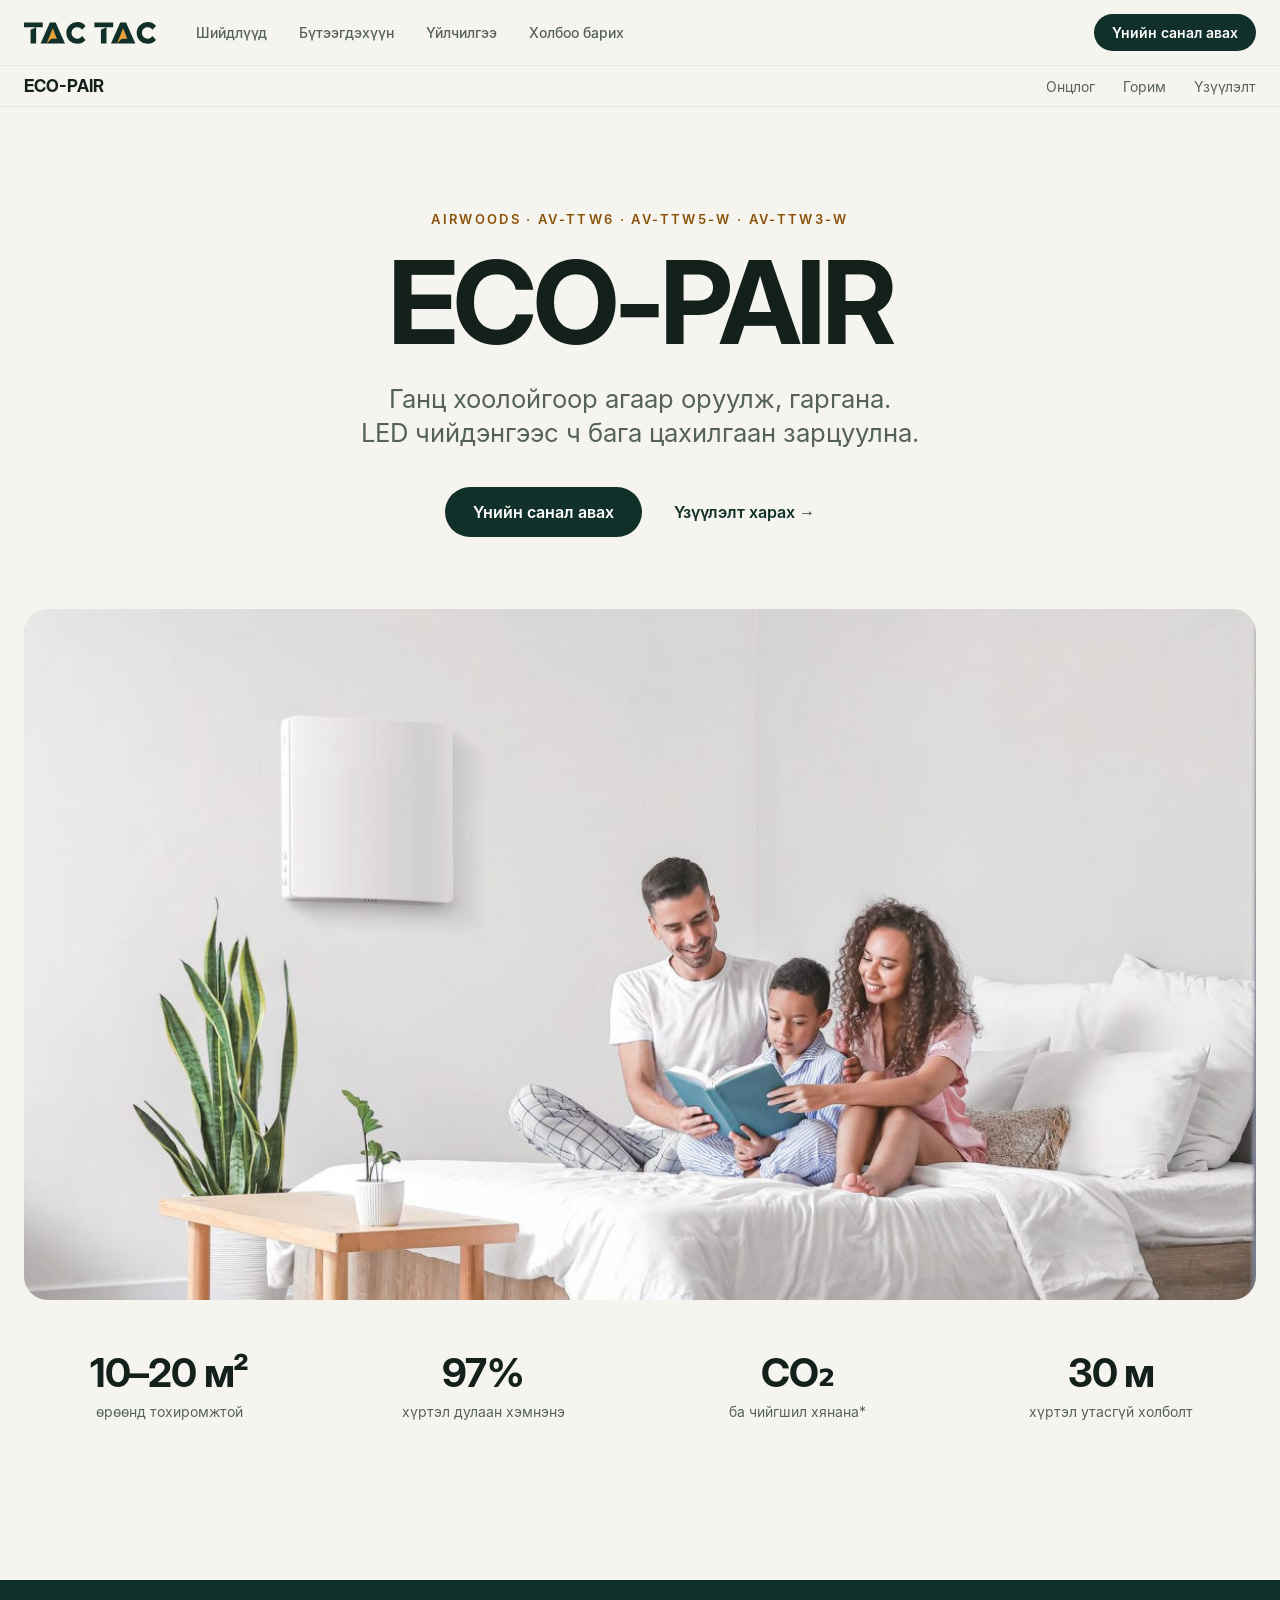
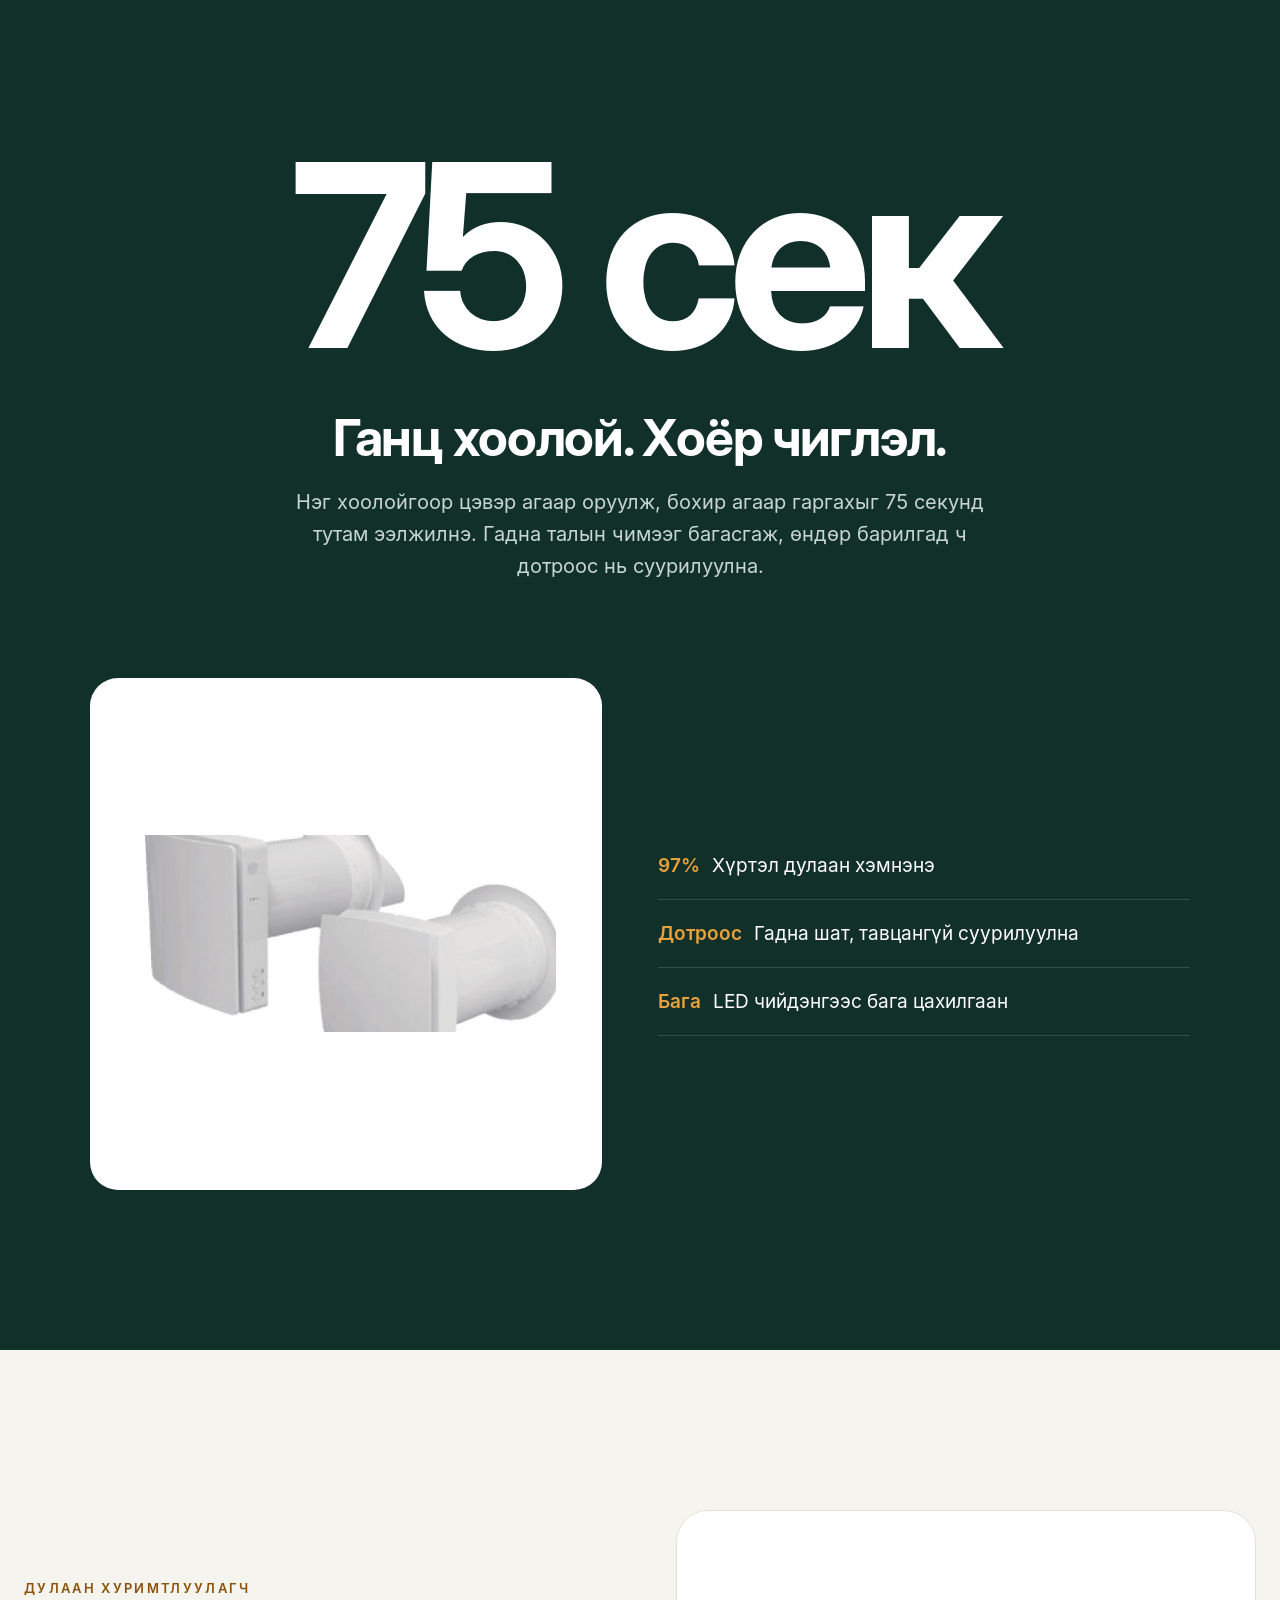
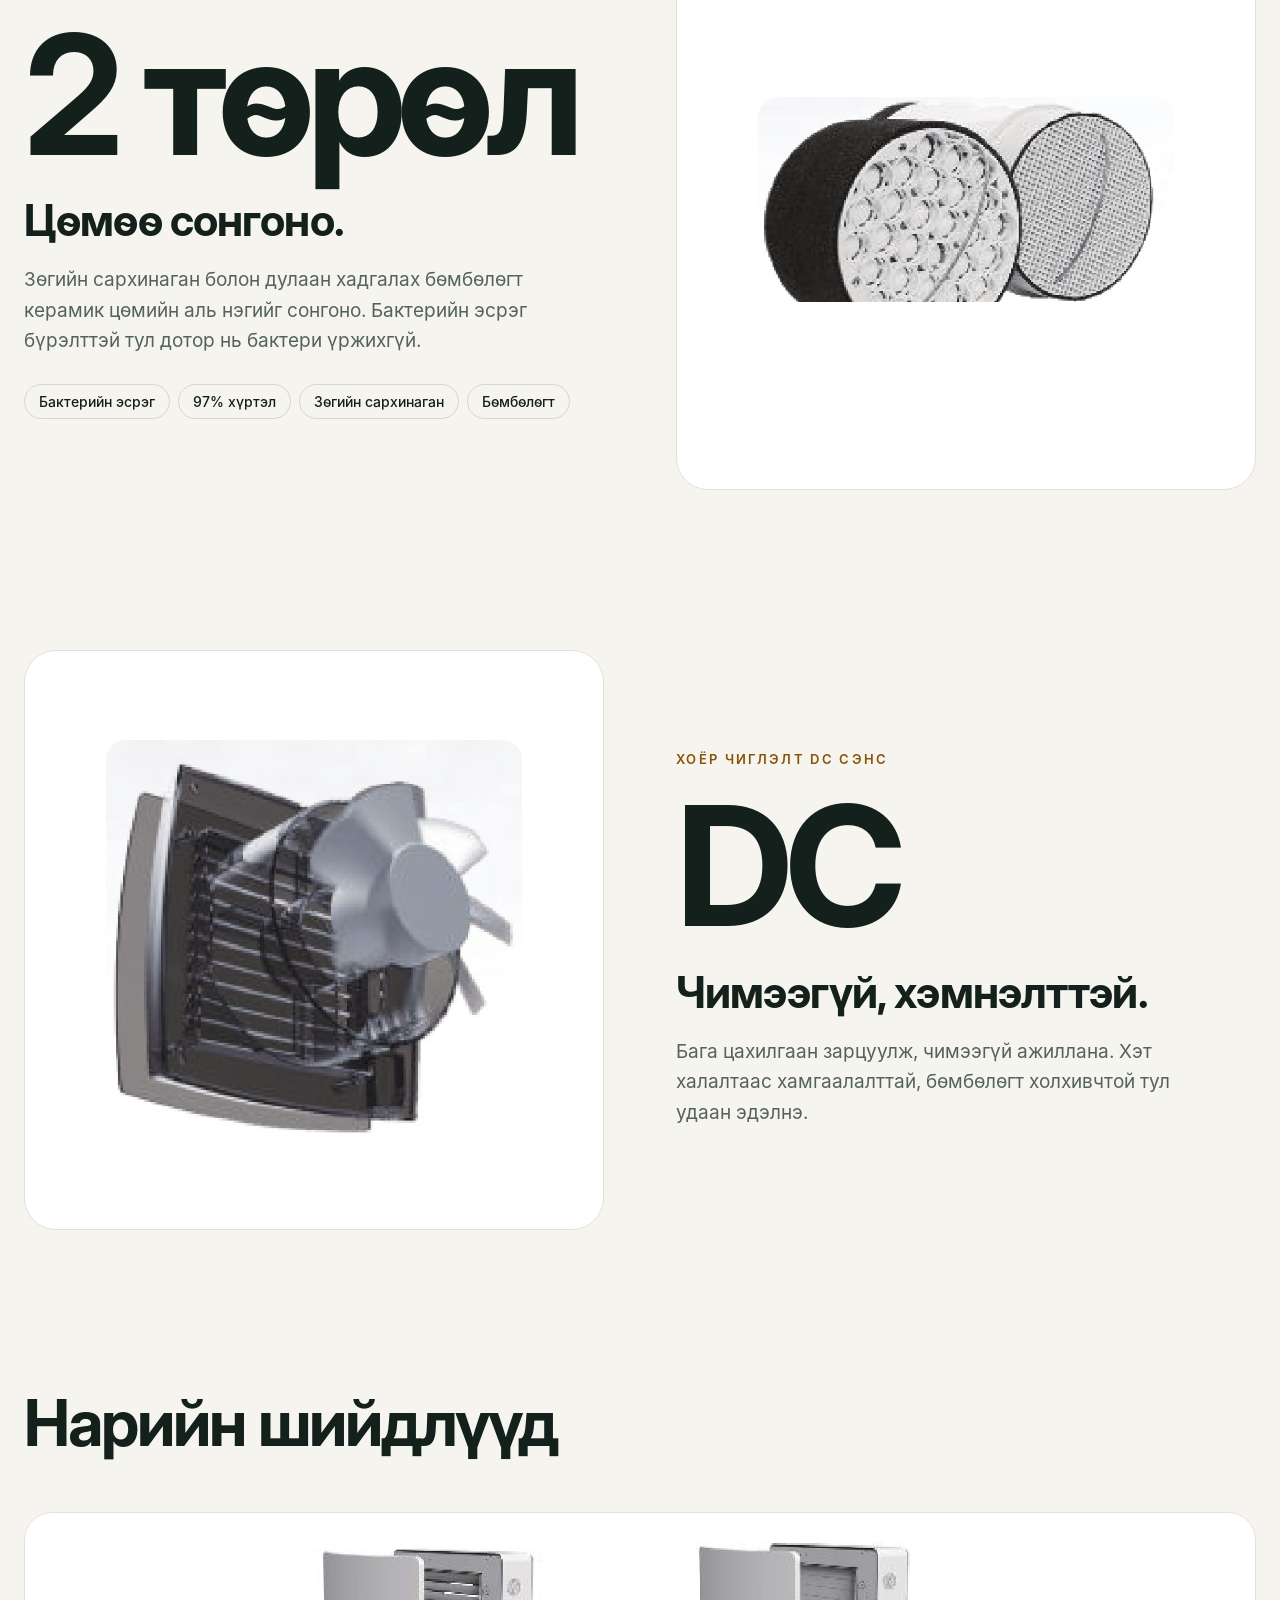
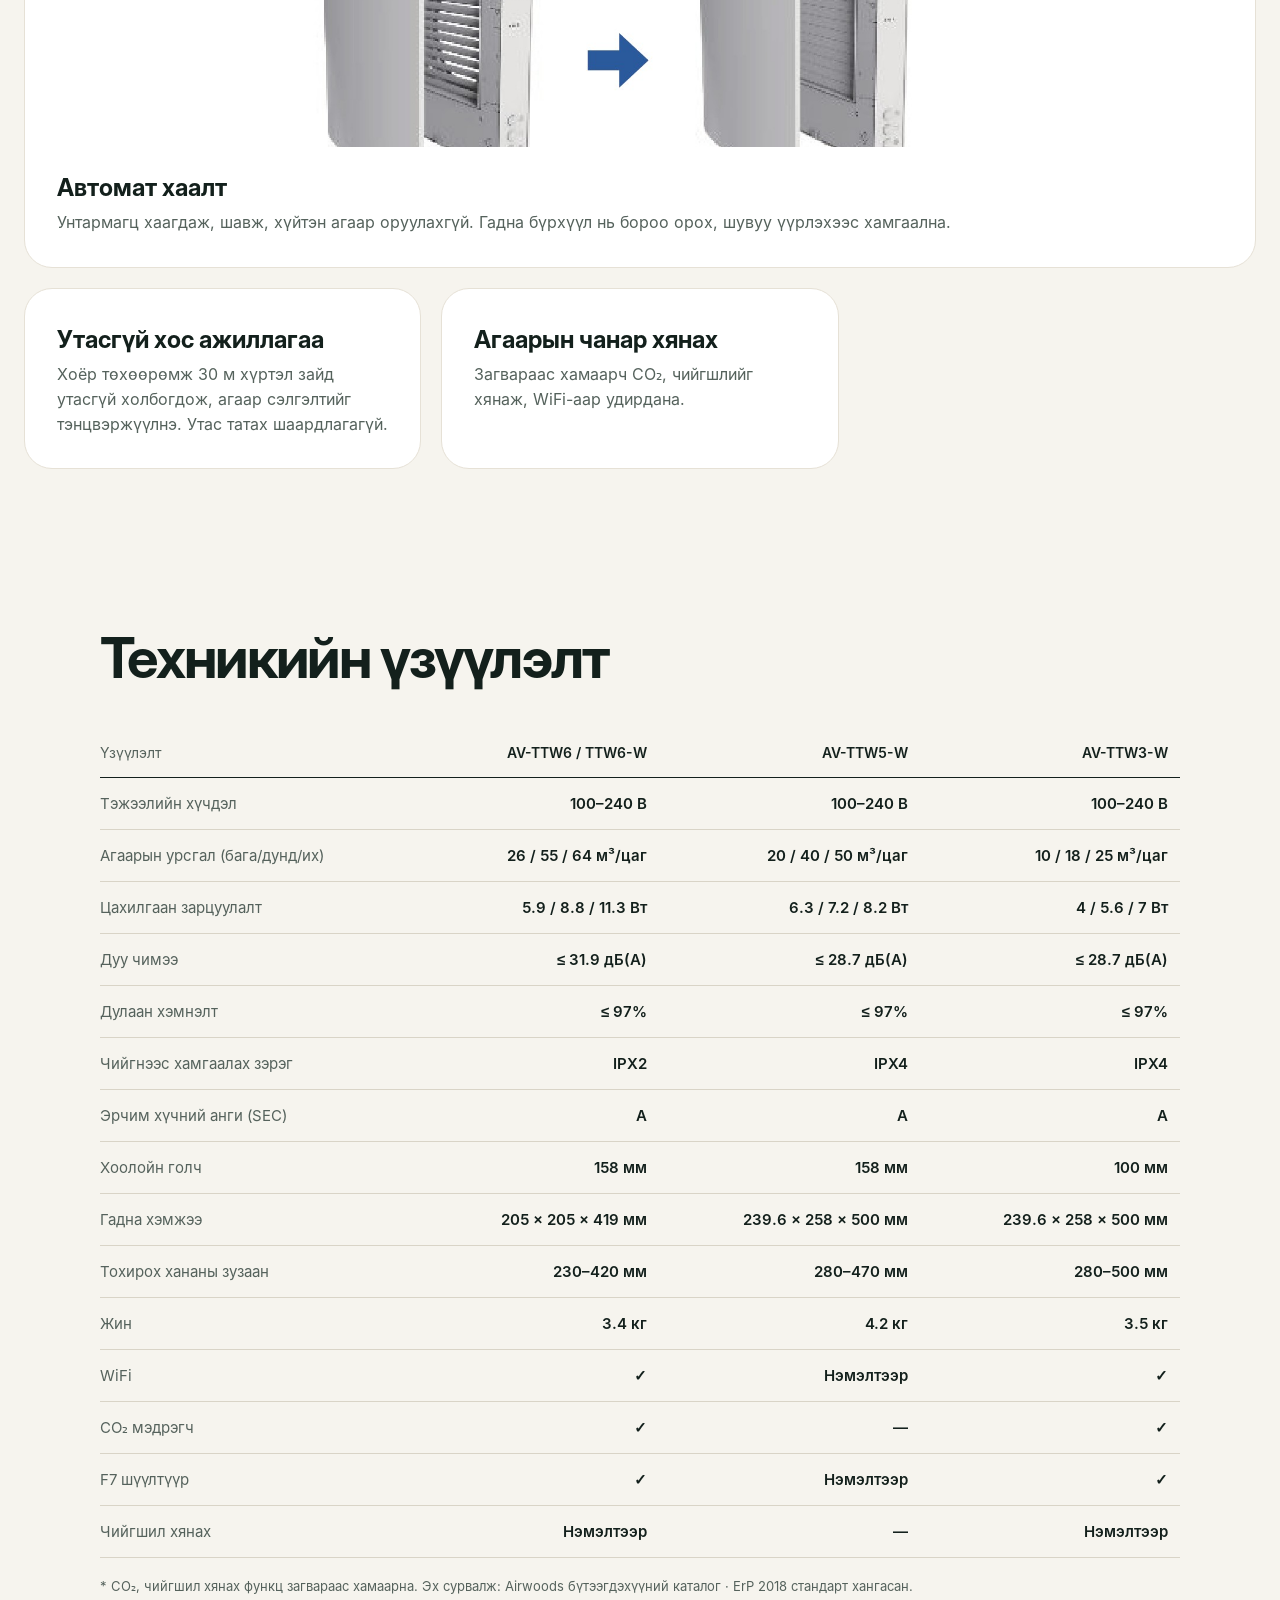
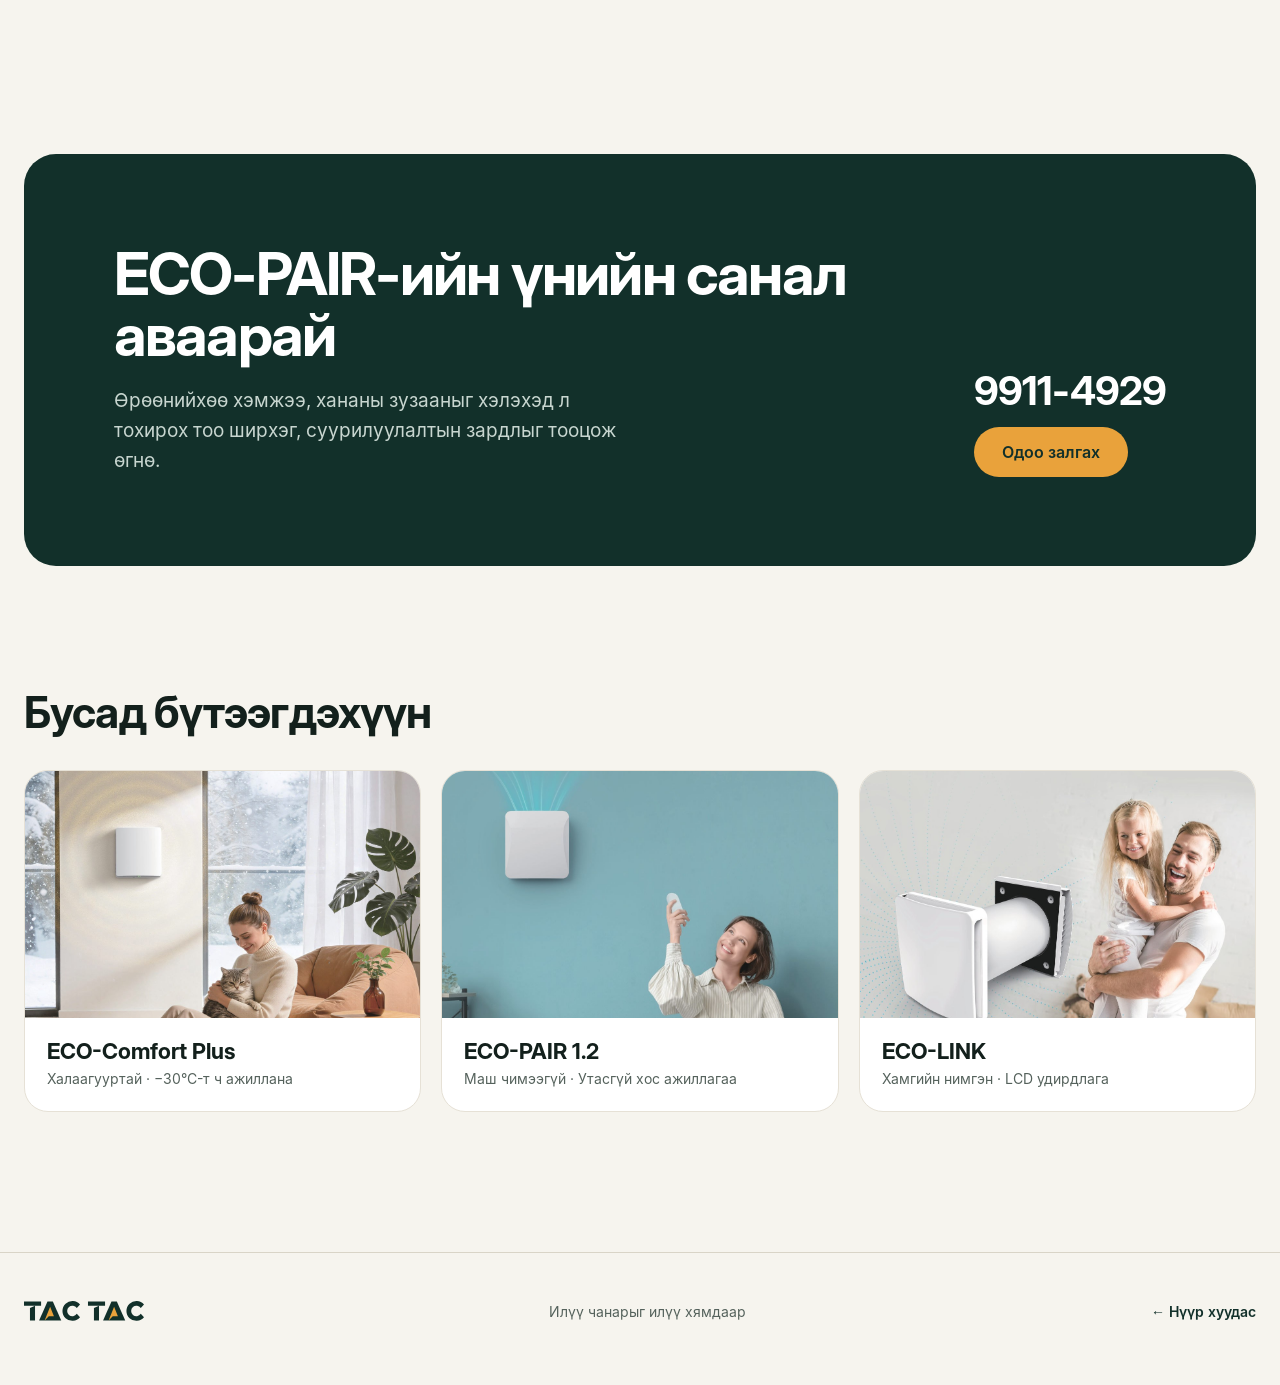
<file: eco-pair.html>
<!doctype html>
<html lang="mn">
<head>
<meta charset="utf-8">
<meta name="viewport" content="width=device-width, initial-scale=1">
<title>ECO-PAIR — TAC TAC</title>
<meta name="description" content="Ганц хоолойгоор агаар оруулж, гаргадаг, LED чийдэнгээс бага цахилгаан зарцуулдаг нэг өрөөний агааржуулагч.">
<meta property="og:title" content="ECO-PAIR — TAC TAC">
<meta property="og:description" content="Ганц хоолойгоор агаар оруулж, гаргадаг, LED чийдэнгээс бага цахилгаан зарцуулдаг нэг өрөөний агааржуулагч.">
<meta property="og:image" content="assets/img/hero-comfort.jpg">
<meta name="theme-color" content="#12302A">
<link rel="icon" href="favicon.ico" sizes="any">
<link rel="icon" href="favicon.svg" type="image/svg+xml">
<link rel="apple-touch-icon" href="apple-touch-icon-180.png">
<link rel="preload" href="assets/fonts/InterDisplay-Bold.woff2" as="font" type="font/woff2" crossorigin>
<link rel="stylesheet" href="assets/css/site.css">
</head>
<body>
<div class="motion" style="background: #F6F4EE; color: #13201C; font-family: Inter, 'Segoe UI', Arial, sans-serif; min-width: 0">
<header style="position: sticky; top: 0; z-index: 20; background: rgba(246,244,238,.82); backdrop-filter: saturate(1.4) blur(16px); -webkit-backdrop-filter: saturate(1.4) blur(16px); border-bottom: 1px solid rgba(19,32,28,.08)">
<div style="max-width: 1280px; margin: 0 auto; padding: 14px 24px; display: flex; align-items: center; gap: 40px">
<a href="index.html" aria-label="TAC TAC нүүр" style="display: flex"><img src="assets/img/tac-primary.svg" alt="TAC TAC" style="height: 22px; width: auto; display: block"></a>
<nav class="navlinks" style="display: flex; gap: 32px; font-size: 14px; font-weight: 500; flex: 1">
<a class="navlink" href="index.html#solutions">Шийдлүүд</a>
<a class="navlink" href="index.html#products">Бүтээгдэхүүн</a>
<a class="navlink" href="index.html#process">Үйлчилгээ</a>
<a class="navlink" href="#contact">Холбоо барих</a>
</nav>
<a href="#contact" style="margin-left: auto; background: #12302A; color: #FFFFFF; text-decoration: none; font-size: 14px; font-weight: 600; padding: 10px 18px; border-radius: 999px; white-space: nowrap">Үнийн санал авах</a>
</div>
<div style="border-top: 1px solid rgba(19,32,28,.06)">
<div style="max-width: 1280px; margin: 0 auto; padding: 10px 24px; display: flex; flex-wrap: wrap; align-items: center; gap: 8px 28px; font-size: 14px">
<span style="font-family: 'Inter Display', Inter, sans-serif; font-weight: 700; font-size: 17px; margin-right: auto">ECO-PAIR</span>
<a class="navlink" href="#features">Онцлог</a>
<a class="navlink" href="#modes">Горим</a>
<a class="navlink" href="#specs">Үзүүлэлт</a>
</div>
</div>
</header>
<section style="padding: 104px 24px 0; text-align: center">
<div class="rv" style="font-size: 13px; font-weight: 600; letter-spacing: .18em; color: #8A5208">AIRWOODS · AV-TTW6 · AV-TTW5-W · AV-TTW3-W</div>
<h1 class="rv" style="font-family: 'Inter Display', Inter, sans-serif; font-weight: 700; font-size: clamp(52px, 9vw, 128px); line-height: .96; letter-spacing: -.04em; margin: 20px 0 0">ECO-PAIR</h1>
<p class="rv2" style="font-size: clamp(20px, 2vw, 28px); line-height: 1.35; color: #55625C; max-width: 780px; margin: 24px auto 0">Ганц хоолойгоор агаар оруулж, гаргана.<br>LED чийдэнгээс ч бага цахилгаан зарцуулна.</p>
<div class="rv3" style="display: flex; gap: 12px; justify-content: center; flex-wrap: wrap; margin-top: 36px">
<a href="#contact" style="background: #12302A; color: #FFFFFF; text-decoration: none; font-weight: 600; font-size: 16px; padding: 15px 28px; border-radius: 999px">Үнийн санал авах</a>
<a href="#specs" style="color: #12302A; text-decoration: none; font-weight: 600; font-size: 16px; padding: 15px 20px">Үзүүлэлт харах →</a>
</div>
</section>
<section style="padding: 72px 24px 0">
<div class="reveal-frame" style="max-width: 1360px; margin: 0 auto; border-radius: 24px; overflow: hidden; height: clamp(380px, 54vw, 780px); background: #DCE7E1">
<img class="zoom" src="assets/img/life-ecopair.jpg" alt="ECO-PAIR" style="width: 100%; height: 100%; object-fit: cover; object-position: 50% 30%; display: block">
</div>
<div style="max-width: 1280px; margin: 48px auto 0; display: grid; grid-template-columns: repeat(auto-fit, minmax(180px, 1fr)); gap: 24px; text-align: center"><div class="rv"><div style="font-family: 'Inter Display', Inter, sans-serif; font-weight: 700; font-size: 40px; letter-spacing: -.03em">10–20 м²</div><div style="font-size: 14px; color: #55625C; margin-top: 6px">өрөөнд тохиромжтой</div></div><div class="rv"><div style="font-family: 'Inter Display', Inter, sans-serif; font-weight: 700; font-size: 40px; letter-spacing: -.03em">97%</div><div style="font-size: 14px; color: #55625C; margin-top: 6px">хүртэл дулаан хэмнэнэ</div></div><div class="rv2"><div style="font-family: 'Inter Display', Inter, sans-serif; font-weight: 700; font-size: 40px; letter-spacing: -.03em">CO₂</div><div style="font-size: 14px; color: #55625C; margin-top: 6px">ба чийгшил хянана*</div></div><div class="rv2"><div style="font-family: 'Inter Display', Inter, sans-serif; font-weight: 700; font-size: 40px; letter-spacing: -.03em">30 м</div><div style="font-size: 14px; color: #55625C; margin-top: 6px">хүртэл утасгүй холболт</div></div></div>
</section>
<section style="margin-top: 160px; background: #12302A; color: #FFFFFF; padding: 160px 24px; overflow: hidden">
<div style="max-width: 1280px; margin: 0 auto; text-align: center">
<div class="giant" style="font-family: 'Inter Display', Inter, sans-serif; font-weight: 700; font-size: clamp(110px, 20vw, 300px); line-height: .9; letter-spacing: -.05em; color: #FFFFFF">75 сек</div>
<h2 class="rv" style="font-family: 'Inter Display', Inter, sans-serif; font-weight: 700; font-size: clamp(32px, 4vw, 56px); line-height: 1.08; letter-spacing: -.025em; margin: 40px auto 0; max-width: 820px">Ганц хоолой. Хоёр чиглэл.</h2>
<p class="rv2" style="font-size: 20px; line-height: 1.6; color: #C8D6D0; max-width: 700px; margin: 20px auto 0">Нэг хоолойгоор цэвэр агаар оруулж, бохир агаар гаргахыг 75 секунд тутам ээлжилнэ. Гадна талын чимээг багасгаж, өндөр барилгад ч дотроос нь суурилуулна.</p>
</div>
<div style="max-width: 1100px; margin: 96px auto 0; display: flex; flex-wrap: wrap; gap: 56px; align-items: center">
<div style="flex: 1 1 360px; min-width: 0; background: #FFFFFF; border-radius: 28px; aspect-ratio: 1 / 1; display: flex; align-items: center; justify-content: center; overflow: hidden"><img class="float" src="assets/img/p2-iso.jpg" alt="ECO-PAIR" style="width: 82%; height: auto; display: block"></div>
<ul class="rv" style="flex: 1 1 380px; min-width: 0; list-style: none; margin: 0; padding: 0"><li style="padding: 22px 0; border-bottom: 1px solid rgba(255,255,255,.14); font-size: 19px"><span style="color: #E9A23B; font-weight: 600; margin-right: 12px">97%</span>Хүртэл дулаан хэмнэнэ</li><li style="padding: 22px 0; border-bottom: 1px solid rgba(255,255,255,.14); font-size: 19px"><span style="color: #E9A23B; font-weight: 600; margin-right: 12px">Дотроос</span>Гадна шат, тавцангүй суурилуулна</li><li style="padding: 22px 0; border-bottom: 1px solid rgba(255,255,255,.14); font-size: 19px"><span style="color: #E9A23B; font-weight: 600; margin-right: 12px">Бага</span>LED чийдэнгээс бага цахилгаан</li></ul>
</div>
</section>
<section style="padding: 160px 24px 0"><div style="max-width: 1280px; margin: 0 auto; display: flex; flex-wrap: wrap; gap: 72px; align-items: center"><div style="flex: 1 1 440px; min-width: 0">
<div class="rv" style="font-size: 13px; font-weight: 600; letter-spacing: .18em; color: #8A5208">ДУЛААН ХУРИМТЛУУЛАГЧ</div>
<div class="giant" style="font-family: 'Inter Display', Inter, sans-serif; font-weight: 700; font-size: clamp(88px, 13vw, 190px); line-height: .9; letter-spacing: -.05em; margin-top: 24px">2 төрөл</div>
<h2 class="rv" style="font-family: 'Inter Display', Inter, sans-serif; font-weight: 700; font-size: clamp(28px, 3.4vw, 44px); line-height: 1.1; letter-spacing: -.02em; margin: 28px 0 0">Цөмөө сонгоно.</h2>
<p class="rv2" style="font-size: 19px; line-height: 1.6; color: #55625C; margin: 20px 0 0; max-width: 520px">Зөгийн сархинаган болон дулаан хадгалах бөмбөлөгт керамик цөмийн аль нэгийг сонгоно. Бактерийн эсрэг бүрэлттэй тул дотор нь бактери үржихгүй.</p>
<div class="rv3" style="display: flex; flex-wrap: wrap; gap: 8px; margin-top: 28px"><span style="border: 1px solid #D9D4C7; border-radius: 999px; padding: 8px 14px; font-size: 14px; font-weight: 500">Бактерийн эсрэг</span><span style="border: 1px solid #D9D4C7; border-radius: 999px; padding: 8px 14px; font-size: 14px; font-weight: 500">97% хүртэл</span><span style="border: 1px solid #D9D4C7; border-radius: 999px; padding: 8px 14px; font-size: 14px; font-weight: 500">Зөгийн сархинаган</span><span style="border: 1px solid #D9D4C7; border-radius: 999px; padding: 8px 14px; font-size: 14px; font-weight: 500">Бөмбөлөгт</span></div>
</div><div style="flex: 1 1 440px; min-width: 0; background: #FFFFFF; border: 1px solid #E6E1D6; border-radius: 32px; aspect-ratio: 1 / 1; display: flex; align-items: center; justify-content: center; overflow: hidden"><img class="float" src="assets/img/p2-regen.jpg" alt="Керамик цөмүүд" style="width: 72%; height: auto; display: block; border-radius: 20px"></div></div></section>
<section style="padding: 160px 24px 0"><div style="max-width: 1280px; margin: 0 auto; display: flex; flex-wrap: wrap-reverse; gap: 72px; align-items: center"><div style="flex: 1 1 440px; min-width: 0; background: #FFFFFF; border: 1px solid #E6E1D6; border-radius: 32px; aspect-ratio: 1 / 1; display: flex; align-items: center; justify-content: center; overflow: hidden"><img class="float" src="assets/img/p2-fan.jpg" alt="DC сэнс" style="width: 72%; height: auto; display: block; border-radius: 20px"></div><div style="flex: 1 1 440px; min-width: 0">
<div class="rv" style="font-size: 13px; font-weight: 600; letter-spacing: .18em; color: #8A5208">ХОЁР ЧИГЛЭЛТ DC СЭНС</div>
<div class="giant" style="font-family: 'Inter Display', Inter, sans-serif; font-weight: 700; font-size: clamp(88px, 13vw, 190px); line-height: .9; letter-spacing: -.05em; margin-top: 24px">DC</div>
<h2 class="rv" style="font-family: 'Inter Display', Inter, sans-serif; font-weight: 700; font-size: clamp(28px, 3.4vw, 44px); line-height: 1.1; letter-spacing: -.02em; margin: 28px 0 0">Чимээгүй, хэмнэлттэй.</h2>
<p class="rv2" style="font-size: 19px; line-height: 1.6; color: #55625C; margin: 20px 0 0; max-width: 520px">Бага цахилгаан зарцуулж, чимээгүй ажиллана. Хэт халалтаас хамгаалалттай, бөмбөлөгт холхивчтой тул удаан эдэлнэ.</p>

</div></div></section>
<section style="padding: 160px 24px 0"><div style="max-width: 1280px; margin: 0 auto"><h2 class="rv" style="font-family: 'Inter Display', Inter, sans-serif; font-weight: 700; font-size: clamp(36px, 5vw, 64px); line-height: 1.04; letter-spacing: -.03em; margin: 0 0 56px">Нарийн шийдлүүд</h2><div style="display: grid; grid-template-columns: repeat(auto-fit, minmax(300px, 1fr)); gap: 20px"><div class="tile rv" style="background: #FFFFFF; border-radius: 28px; overflow: hidden; border: 1px solid #E6E1D6; display: flex; flex-direction: column; grid-column: 1 / -1"><div style="height: 260px; display: flex; align-items: center; justify-content: center; padding: 0 24px"><img src="assets/img/p2-shutter.jpg" alt="Автомат хаалт" style="max-height: 80%; max-width: 92%; width: auto; display: block"></div><div style="padding: 0 32px 32px"><h3 style="font-family: 'Inter Display', Inter, sans-serif; font-size: 24px; margin: 0 0 8px">Автомат хаалт</h3><p style="font-size: 16px; line-height: 1.55; color: #55625C; margin: 0">Унтармагц хаагдаж, шавж, хүйтэн агаар оруулахгүй. Гадна бүрхүүл нь бороо орох, шувуу үүрлэхээс хамгаална.</p></div></div><div class="tile rv2" style="background: #FFFFFF; border-radius: 28px; overflow: hidden; border: 1px solid #E6E1D6; display: flex; flex-direction: column"><div style="padding: 36px 32px 32px"><h3 style="font-family: 'Inter Display', Inter, sans-serif; font-size: 24px; margin: 0 0 8px">Утасгүй хос ажиллагаа</h3><p style="font-size: 16px; line-height: 1.55; color: #55625C; margin: 0">Хоёр төхөөрөмж 30 м хүртэл зайд утасгүй холбогдож, агаар сэлгэлтийг тэнцвэржүүлнэ. Утас татах шаардлагагүй.</p></div></div><div class="tile rv3" style="background: #FFFFFF; border-radius: 28px; overflow: hidden; border: 1px solid #E6E1D6; display: flex; flex-direction: column"><div style="padding: 36px 32px 32px"><h3 style="font-family: 'Inter Display', Inter, sans-serif; font-size: 24px; margin: 0 0 8px">Агаарын чанар хянах</h3><p style="font-size: 16px; line-height: 1.55; color: #55625C; margin: 0">Загвараас хамаарч CO₂, чийгшлийг хянаж, WiFi-аар удирдана.</p></div></div></div></div></section>
<section id="specs" style="padding: 160px 24px 160px">
<div style="max-width: 1080px; margin: 0 auto">
<h2 class="rv" style="font-family: 'Inter Display', Inter, sans-serif; font-weight: 700; font-size: clamp(36px, 5vw, 56px); line-height: 1.04; letter-spacing: -.03em; margin: 0 0 40px">Техникийн үзүүлэлт</h2>
<div class="rv" style="overflow-x: auto"><table class="tbl"><thead><tr><th>Үзүүлэлт</th><th>AV-TTW6 / TTW6-W</th><th>AV-TTW5-W</th><th>AV-TTW3-W</th></tr></thead><tbody><tr><td>Тэжээлийн хүчдэл</td><td>100–240 В</td><td>100–240 В</td><td>100–240 В</td></tr><tr><td>Агаарын урсгал (бага/дунд/их)</td><td>26 / 55 / 64 м³/цаг</td><td>20 / 40 / 50 м³/цаг</td><td>10 / 18 / 25 м³/цаг</td></tr><tr><td>Цахилгаан зарцуулалт</td><td>5.9 / 8.8 / 11.3 Вт</td><td>6.3 / 7.2 / 8.2 Вт</td><td>4 / 5.6 / 7 Вт</td></tr><tr><td>Дуу чимээ</td><td>≤ 31.9 дБ(A)</td><td>≤ 28.7 дБ(A)</td><td>≤ 28.7 дБ(A)</td></tr><tr><td>Дулаан хэмнэлт</td><td>≤ 97%</td><td>≤ 97%</td><td>≤ 97%</td></tr><tr><td>Чийгнээс хамгаалах зэрэг</td><td>IPX2</td><td>IPX4</td><td>IPX4</td></tr><tr><td>Эрчим хүчний анги (SEC)</td><td>A</td><td>A</td><td>A</td></tr><tr><td>Хоолойн голч</td><td>158 мм</td><td>158 мм</td><td>100 мм</td></tr><tr><td>Гадна хэмжээ</td><td>205 × 205 × 419 мм</td><td>239.6 × 258 × 500 мм</td><td>239.6 × 258 × 500 мм</td></tr><tr><td>Тохирох хананы зузаан</td><td>230–420 мм</td><td>280–470 мм</td><td>280–500 мм</td></tr><tr><td>Жин</td><td>3.4 кг</td><td>4.2 кг</td><td>3.5 кг</td></tr><tr><td>WiFi</td><td>✓</td><td>Нэмэлтээр</td><td>✓</td></tr><tr><td>CO₂ мэдрэгч</td><td>✓</td><td>—</td><td>✓</td></tr><tr><td>F7 шүүлтүүр</td><td>✓</td><td>Нэмэлтээр</td><td>✓</td></tr><tr><td>Чийгшил хянах</td><td>Нэмэлтээр</td><td>—</td><td>Нэмэлтээр</td></tr></tbody></table></div>
<p style="font-size: 13px; color: #55625C; margin: 20px 0 0">* CO₂, чийгшил хянах функц загвараас хамаарна. Эх сурвалж: Airwoods бүтээгдэхүүний каталог · ErP 2018 стандарт хангасан.</p>
</div>
</section>
<section id="contact" style="padding: 0 24px 120px">
<div class="reveal-frame" style="max-width: 1280px; margin: 0 auto; background: #12302A; color: #FFFFFF; border-radius: 32px; padding: clamp(48px, 7vw, 104px); display: flex; flex-wrap: wrap; gap: 48px; justify-content: space-between; align-items: flex-end">
<div style="flex: 1 1 520px; min-width: 0">
<h2 style="font-family: 'Inter Display', Inter, sans-serif; font-weight: 700; font-size: clamp(36px, 4.6vw, 64px); line-height: 1.04; letter-spacing: -.03em; margin: 0">ECO-PAIR-ийн үнийн санал аваарай</h2>
<p style="font-size: 19px; line-height: 1.6; color: #C8D6D0; margin: 20px 0 0; max-width: 520px">Өрөөнийхөө хэмжээ, хананы зузааныг хэлэхэд л тохирох тоо ширхэг, суурилуулалтын зардлыг тооцож өгнө.</p>
</div>
<div style="display: flex; flex-direction: column; gap: 12px; align-items: flex-start">
<a href="tel:+97699114929" style="font-family: 'Inter Display', Inter, sans-serif; font-weight: 700; font-size: 40px; color: #FFFFFF; text-decoration: none; letter-spacing: -.02em">9911-4929</a>
<a href="tel:+97699114929" style="background: #E9A23B; color: #12302A; text-decoration: none; font-weight: 600; font-size: 16px; padding: 15px 28px; border-radius: 999px">Одоо залгах</a>
</div>
</div>
</section>
<section style="padding: 0 24px 140px"><div style="max-width: 1280px; margin: 0 auto"><h2 class="rv" style="font-family: 'Inter Display', Inter, sans-serif; font-weight: 700; font-size: clamp(28px, 3.4vw, 44px); letter-spacing: -.02em; margin: 0 0 32px">Бусад бүтээгдэхүүн</h2><div style="display: grid; grid-template-columns: repeat(auto-fit, minmax(260px, 1fr)); gap: 20px"><a class="lift" href="eco-comfort-plus.html" style="display: flex; flex-direction: column; background: #FFFFFF; border-radius: 24px; overflow: hidden; text-decoration: none; color: #13201C; border: 1px solid #E6E1D6"><div style="aspect-ratio: 16 / 10; overflow: hidden"><img class="cimg" src="assets/img/hero-comfort.jpg" alt="ECO-Comfort Plus" style="width: 100%; height: 100%; object-fit: cover; object-position: 30% 25%; display: block"></div><div style="padding: 20px 22px 24px; display: flex; flex-direction: column; gap: 6px"><span style="font-family: 'Inter Display', Inter, sans-serif; font-size: 22px; font-weight: 700">ECO-Comfort Plus</span><span style="font-size: 14px; color: #55625C">Халаагууртай · −30°C-т ч ажиллана</span></div></a><a class="lift" href="eco-pair-1-2.html" style="display: flex; flex-direction: column; background: #FFFFFF; border-radius: 24px; overflow: hidden; text-decoration: none; color: #13201C; border: 1px solid #E6E1D6"><div style="aspect-ratio: 16 / 10; overflow: hidden"><img class="cimg" src="assets/img/life-ecopair12.jpg" alt="ECO-PAIR 1.2" style="width: 100%; height: 100%; object-fit: cover; object-position: 50% 20%; display: block"></div><div style="padding: 20px 22px 24px; display: flex; flex-direction: column; gap: 6px"><span style="font-family: 'Inter Display', Inter, sans-serif; font-size: 22px; font-weight: 700">ECO-PAIR 1.2</span><span style="font-size: 14px; color: #55625C">Маш чимээгүй · Утасгүй хос ажиллагаа</span></div></a><a class="lift" href="eco-link.html" style="display: flex; flex-direction: column; background: #FFFFFF; border-radius: 24px; overflow: hidden; text-decoration: none; color: #13201C; border: 1px solid #E6E1D6"><div style="aspect-ratio: 16 / 10; overflow: hidden"><img class="cimg" src="assets/img/life-ecolink.jpg" alt="ECO-LINK" style="width: 100%; height: 100%; object-fit: cover; object-position: 30% 40%; display: block"></div><div style="padding: 20px 22px 24px; display: flex; flex-direction: column; gap: 6px"><span style="font-family: 'Inter Display', Inter, sans-serif; font-size: 22px; font-weight: 700">ECO-LINK</span><span style="font-size: 14px; color: #55625C">Хамгийн нимгэн · LCD удирдлага</span></div></a></div></div></section>
<footer style="border-top: 1px solid #D9D4C7; padding: 48px 24px 64px">
<div style="max-width: 1280px; margin: 0 auto; display: flex; flex-wrap: wrap; gap: 32px; justify-content: space-between; align-items: center; font-size: 14px; color: #55625C">
<img src="assets/img/tac-primary.svg" alt="TAC TAC" style="height: 20px; width: auto; display: block">
<span>Илүү чанарыг илүү хямдаар</span>
<a href="index.html" style="color: #12302A; font-weight: 600; text-decoration: none">← Нүүр хуудас</a>
</div>
</footer>
</div>
<script src="assets/js/motion.js"></script>
</body>
</html>
</file>
<file: assets/css/site.css>
@font-face{font-family:"Inter";src:url("../fonts/Inter-Regular.woff2") format("woff2");font-weight:400}
@font-face{font-family:"Inter";src:url("../fonts/Inter-Medium.woff2") format("woff2");font-weight:500}
@font-face{font-family:"Inter";src:url("../fonts/Inter-SemiBold.woff2") format("woff2");font-weight:600}
@font-face{font-family:"Inter Display";src:url("../fonts/InterDisplay-SemiBold.woff2") format("woff2");font-weight:600}
@font-face{font-family:"Inter Display";src:url("../fonts/InterDisplay-Bold.woff2") format("woff2");font-weight:700}

body{margin:0;background:#F6F4EE}
html{scroll-behavior:smooth}
a{color:#12302A}a:hover{color:#1D4A40}
a:focus-visible,button:focus-visible{outline:2px solid #12302A;outline-offset:3px}
.navlink{color:#55625C;text-decoration:none;transition:color .2s}.navlink:hover{color:#13201C}
.lift{transition:transform .5s cubic-bezier(.2,.7,.2,1),box-shadow .5s,border-color .3s}
.lift:hover{transform:translateY(-6px);box-shadow:0 24px 48px -24px rgba(19,32,28,.35);border-color:#C9C4B8}
.lift:hover .cimg{transform:scale(1.05)}
.cimg{transition:transform 1s cubic-bezier(.2,.7,.2,1)}
.arrow{display:inline-block;transition:transform .3s}.lift:hover .arrow{transform:translateX(4px)}
.rail{scroll-snap-type:x mandatory;scrollbar-width:none}.rail::-webkit-scrollbar{display:none}
.rail > *{scroll-snap-align:start}
@supports (animation-timeline: view()) {
 .motion .rv{animation:rv linear both;animation-timeline:view();animation-range:entry 0% cover 28%}
 .motion .rv2{animation:rv linear both;animation-timeline:view();animation-range:entry 8% cover 36%}
 .motion .rv3{animation:rv linear both;animation-timeline:view();animation-range:entry 16% cover 44%}
 .motion .reveal-frame{animation:frame linear both;animation-timeline:view();animation-range:entry 0% cover 50%}
 .motion .zoom{animation:zoom linear both;animation-timeline:view();animation-range:cover 0% cover 100%}
 .motion .dim{animation:dim linear both;animation-timeline:view();animation-range:entry 30% cover 55%}
 .motion .stat{animation:stat linear both;animation-timeline:view();animation-range:entry 0% cover 35%}
 .motion .line{animation:line linear both;animation-timeline:view();animation-range:entry 20% cover 50%}
 @keyframes rv{from{opacity:0;transform:translateY(48px)}to{opacity:1;transform:none}}
 @keyframes frame{from{clip-path:inset(6% 8% 6% 8% round 48px);transform:scale(.97)}to{clip-path:inset(0 0 0 0 round 28px);transform:none}}
 @keyframes zoom{from{transform:scale(1.22)}to{transform:scale(1)}}
 @keyframes dim{from{color:#CFCABE}to{color:#13201C}}
 @keyframes stat{from{opacity:0;transform:translateY(40px) scale(.95)}to{opacity:1;transform:none}}
 @keyframes line{from{transform:scaleX(0)}to{transform:scaleX(1)}}
}
@media (max-width:860px){.stick{position:static !important}.navlinks{display:none !important}}

/* product */

body{margin:0;background:#F6F4EE}
html{scroll-behavior:smooth}
a{color:#12302A}a:hover{color:#1D4A40}
a:focus-visible,button:focus-visible{outline:2px solid #12302A;outline-offset:3px}
.navlink{color:#55625C;text-decoration:none}.navlink:hover{color:#13201C}
.tile{transition:transform .4s cubic-bezier(.2,.7,.2,1)}
.tile:hover{transform:translateY(-4px)}
.spec{display:grid;grid-template-columns:minmax(0,1fr) minmax(0,1fr);padding:18px 0;border-bottom:1px solid #D9D4C7;font-size:16px;gap:16px}
.spec dt{color:#55625C}.spec dd{margin:0;font-weight:600;text-align:right}
@supports (animation-timeline: view()) {
 .motion .rv{animation:rv linear both;animation-timeline:view();animation-range:entry 0% cover 30%}
 .motion .rv2{animation:rv linear both;animation-timeline:view();animation-range:entry 10% cover 38%}
 .motion .rv3{animation:rv linear both;animation-timeline:view();animation-range:entry 20% cover 46%}
 .motion .reveal-frame{animation:frame linear both;animation-timeline:view();animation-range:entry 0% cover 50%}
 .motion .zoom{animation:zoom linear both;animation-timeline:view();animation-range:cover 0% cover 100%}
 .motion .giant{animation:giant linear both;animation-timeline:view();animation-range:entry 0% cover 50%}
 .motion .spin{animation:spin linear both;animation-timeline:view();animation-range:cover 0% cover 100%}
 .motion .float{animation:float linear both;animation-timeline:view();animation-range:entry 0% exit 100%}
 @keyframes rv{from{opacity:0;transform:translateY(56px)}to{opacity:1;transform:none}}
 @keyframes frame{from{clip-path:inset(6% 9% 6% 9% round 40px);transform:scale(.96)}to{clip-path:inset(0 0 0 0 round 24px);transform:none}}
 @keyframes zoom{from{transform:scale(1.22)}to{transform:scale(1)}}
 @keyframes giant{from{opacity:0;transform:scale(.7);letter-spacing:.04em}to{opacity:1;transform:none;letter-spacing:-.05em}}
 @keyframes spin{from{transform:rotate(-25deg) scale(.85)}to{transform:rotate(20deg) scale(1.05)}}
 @keyframes float{from{transform:translateY(80px)}to{transform:translateY(-80px)}}
}
@media (max-width:820px){.navlinks{display:none !important}.stick{position:static !important}}

*{box-sizing:border-box}
img{max-width:100%}
.tbl{width:100%;border-collapse:collapse;font-size:15px;min-width:560px}
.tbl th,.tbl td{padding:16px 12px;border-bottom:1px solid #D9D4C7;text-align:right;vertical-align:top}
.tbl th:first-child,.tbl td:first-child{text-align:left;color:#55625C;font-weight:400;padding-left:0}
.tbl thead th{color:#13201C;font-weight:600;border-bottom:1px solid #13201C;font-size:14px}
.tbl td{font-weight:600}
/* fallback motion for browsers without scroll-driven animations (Safari) */
.io .rv,.io .rv2,.io .rv3,.io .stat,.io .giant{opacity:0;transform:translateY(40px);transition:opacity .9s cubic-bezier(.2,.7,.2,1),transform .9s cubic-bezier(.2,.7,.2,1)}
.io .rv2{transition-delay:.08s}.io .rv3{transition-delay:.16s}
.io .in{opacity:1 !important;transform:none !important}
@media (max-width:640px){.hide-sm{display:none !important}}
</file>
